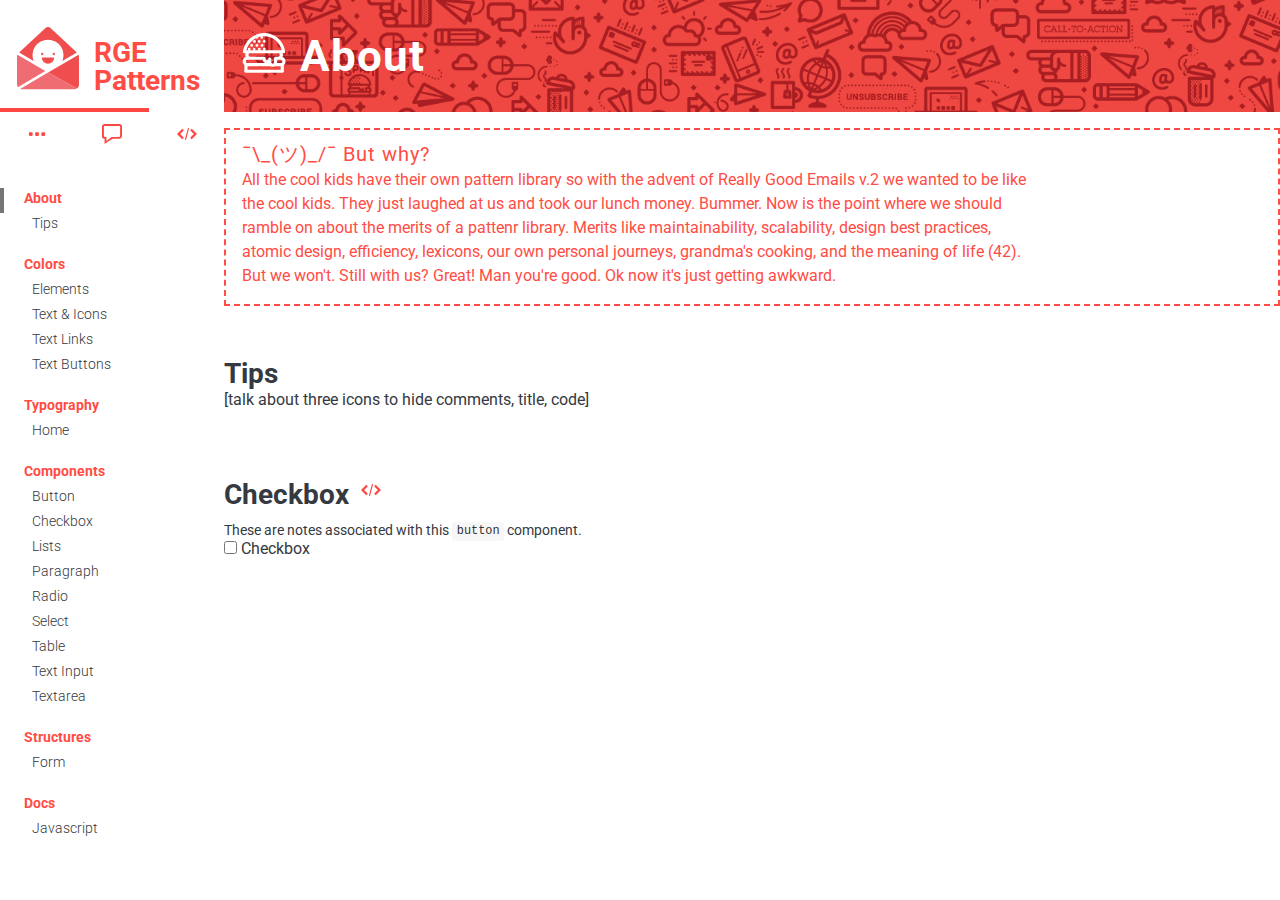
<file: index.html>
<!doctype html>
<html lang="">
<head>

	<meta charset="utf-8">
	<meta http-equiv="x-ua-compatible" content="ie=edge">
	<meta name="viewport" content="width=device-width, initial-scale=1">

	<title>Overview | Fabricator</title>

	<!-- reset styles -->
	<link rel="stylesheet" href=".//assets/toolkit/styles/reset.css">
	<!-- /reset styles -->

	<link rel="stylesheet" href=".//assets/fabricator/styles/f.css">

	<!-- toolkit styles -->
	<link rel="stylesheet" href=".//assets/toolkit/styles/toolkit.css">
	<!-- /toolkit styles -->

	<!-- custom fonts -->
	<link href="https://fonts.googleapis.com/css?family=Roboto:400,700" rel="stylesheet">
	<!-- /custom fonts -->

	<!-- favicons -->
	<link rel="icon" type="image/png" href=".//assets/toolkit/styles/favicon.ico">
	<link rel="shortcut icon" href="http://reallygoodemails.com/wp-content/uploads/2014/10/favicon-32x322.png?v=2">
	<link rel="apple-touch-icon" href="http://reallygoodemails.com/wp-content/uploads/2014/10/apple-touch-icon-144x1441.png?v=2">
	<link rel="apple-touch-icon" href="http://reallygoodemails.com/wp-content/uploads/2014/10/apple-touch-icon-114x1141.png?v=2">
	<link rel="apple-touch-icon" href="http://reallygoodemails.com/wp-content/uploads/2014/10/apple-touch-icon-72x72.png?v=2">
	<!-- /favicons -->

</head>
<body>

		<!-- fabricator icons -->
		<svg style="display: none;">
			<symbol id="f-icon-code" viewBox="0 0 512 512">
				<path d="M377.3 121.3l-40.5 40.4 94.4 94.3-94.4 94.3 40.5 40.4L512 256zM134.7 121.3L0 256l134.7 134.7 40.5-40.4L80.8 256l94.4-94.3zM281.8 103.8zM230.183 408.16l-29.233-7.97 80.85-296.484 29.234 7.972z"/>
			</symbol>
			<symbol id="f-icon-notes" viewBox="0 0 512 512">
				<path d="M443.8 0H68.2C30.6 0 0 30.5 0 68v264.2c0 16.6 8.9 29.5 25.9 37.5 15.3 7.2 33.1 8.4 40.1 8.5V512l201.6-134h176.1c37.6 0 68.2-30.3 68.2-67.8V68c.1-37.5-30.5-68-68.1-68zM114 438V330H68.2c-11.1 0-19.2-8.8-19.2-19.8V68c0-11 8.2-20 19.2-20h375.5c11.1 0 19.2 9 19.2 20v242.2c0 11-8.2 19.8-19.2 19.8H244.2L114 438z"/>
			</symbol>
			<symbol id="f-icon-labels" viewBox="0 0 512 512">
				<path d="M304 280c0 13.2-10.8 24-24 24h-48c-13.2 0-24-10.8-24-24v-48c0-13.2 10.8-24 24-24h48c13.2 0 24 10.8 24 24v48zM464 280c0 13.2-10.8 24-24 24h-48c-13.2 0-24-10.8-24-24v-48c0-13.2 10.8-24 24-24h48c13.2 0 24 10.8 24 24v48zM144 280c0 13.2-10.8 24-24 24H72c-13.2 0-24-10.8-24-24v-48c0-13.2 10.8-24 24-24h48c13.2 0 24 10.8 24 24v48z"/>
			</symbol>
			<symbol id="f-icon-rge" viewBox="0 0 512 512">
				<defs><style>.a{fill:#f04d4e;}.b{fill:#ef6c72;}</style></defs><title>RGE-EmailIcon-01</title><path class="a" d="M256,109.45317a123.84214,123.84214,0,0,1,114.43216,171.065l116.29959-68.326-10.601-9.89716L280.45468,19.61039a37.13673,37.13673,0,0,0-48.90936,0L35.86911,202.29494l-10.601,9.89716,116.29967,68.326A123.84211,123.84211,0,0,1,256,109.45317Z"></path><path class="b" d="M11.90771,229.22456A43.49518,43.49518,0,0,0,8,246.7128V468.44138A37.13214,37.13214,0,0,0,14.68783,489.394L234.824,360.126l-13.662-8.05746-52.04036-30.52725Z"></path><path class="a" d="M206.48439,252a49.51562,49.51562,0,1,0,99.03123,0H206.48439Z"></path><circle class="a" cx="209.57912" cy="223.95802" r="9.28418"></circle><circle class="a" cx="302.4209" cy="223.95802" r="9.28418"></circle><path class="a" d="M500.09229,229.22455L342.852,321.5412l-52.014,30.52728-13.74109,8.0575-20.56836,12.07635L486.27557,500.033a37.94771,37.94771,0,0,0,11.03656-10.53345A37.47059,37.47059,0,0,0,504,468.44135V246.71277A43.49643,43.49643,0,0,0,500.09229,229.22455Z"></path><path class="b" d="M256.01324,372.50488L33.13788,503.65112A37.149,37.149,0,0,0,45.55865,506H466.44135a37.18641,37.18641,0,0,0,12.42725-2.34888,37.93733,37.93733,0,0,0,7.407-3.61816l-229.747-127.83063Z"></path>
			</symbol>
			<symbol id="f-icon-MenuWhite" viewBox="0 0 512 512">
				<defs><style>.c{fill:#FFFFFF;}</style></defs><title>hamburger</title><path class="c" d="M486,345.97085a51.08633,51.08633,0,0,0-32.91821-47.6101A49.028,49.028,0,0,0,454.41257,259.83h11.1479a16.76157,16.76157,0,0,0,16.62665-18.92994C467.56143,128.37078,370.85415,43.52661,257.24042,43.52661c-113.57961,0-210.29849,84.84416-224.946,197.37348A16.76157,16.76157,0,0,0,48.92173,259.83H60.07987a49.10534,49.10534,0,0,0,1.34171,38.53072A50.70273,50.70273,0,0,0,46.83,384.84826v63.98811H80.374V397.09219H324.86556a46.84078,46.84078,0,0,0,46.32436,0h62.92849v51.74419h33.544V384.87079A50.7925,50.7925,0,0,0,486,345.97085ZM168.27081,99.01975a14.24326,14.24326,0,0,0,10.488,4.65161A14.41367,14.41367,0,0,0,193.17155,89.247c0-.391-0.20132-0.72613-0.23476-1.11786a192.48446,192.48446,0,0,1,28.412-7.60323,14.122,14.122,0,0,0-3.23142,8.72109,14.41823,14.41823,0,1,0,28.83645,0,14.12431,14.12431,0,0,0-6.13868-11.47207c5.43439-.45793,10.90222-0.70429,16.42533-0.70429,90.32291,0,168.11186,62.92849,188.26066,149.21536H266.633a14.17226,14.17226,0,0,0,7.20058-12.21048,14.407,14.407,0,1,0-28.81393,0,14.1837,14.1837,0,0,0,7.2115,12.21048H212.85082a14.18291,14.18291,0,0,0,7.21218-12.21048,14.40731,14.40731,0,1,0-28.81461,0,14.18643,14.18643,0,0,0,7.18966,12.21048H159.06859a14.17368,14.17368,0,0,0,7.20058-12.21048,14.407,14.407,0,1,0-28.81393,0,14.19643,14.19643,0,0,0,7.20058,12.21048H105.28636a14.20709,14.20709,0,0,0,7.21218-12.21048,14.41277,14.41277,0,0,0-28.82553,0A14.19643,14.19643,0,0,0,90.8736,226.286H68.99136C82.029,170.49121,119.2296,124.59134,168.27081,99.01975Zm-88.657,264.52841a17.57152,17.57152,0,0,1,0-35.143h27.24906c0.27981,0.01092.57053,0.0894,0.86126,0.0894H241.13926a46.74523,46.74523,0,0,0,27.97588,35.05362H79.61377Zm282.95538-51.82563V355.33a14.34589,14.34589,0,0,1-28.69177,0V320.62311a16.772,16.772,0,0,0-33.544,0l-0.04436,1.03938a13.15925,13.15925,0,0,1-26.27656-1.03938v-8.90058a16.77765,16.77765,0,0,0-16.772-16.772H108.58467c-0.2682-.01092-0.548-0.02252-0.80461-0.02252a17.54912,17.54912,0,0,1,.10032-35.098H406.14253c0.1904,0.01092.36921,0.01092,0.53709,0.01092a17.55484,17.55484,0,0,1-.06688,35.10958H379.34116A16.77809,16.77809,0,0,0,362.56915,311.72253Zm72.32043,51.82563H395.28536a47.4079,47.4079,0,0,0,.82782-8.21812V328.49455h10.67769c0.14536,0,.29073-0.01092.45861-0.01092,0.23476,0,.44769-0.06756.68246-0.07848h26.95765A17.57151,17.57151,0,0,1,434.88958,363.54816Z"/><path class="c" d="M451.0134,467.46831H63.479a16.77247,16.77247,0,0,1,0-33.544H451.0134A16.77247,16.77247,0,0,1,451.0134,467.46831Z"/><circle class="c" cx="124.26663" cy="175.71535" r="14.79852"/><circle class="c" cx="180.38558" cy="175.71535" r="14.79852"/><circle class="c" cx="235.25058" cy="175.71535" r="14.79852"/><circle class="c" cx="258.54504" cy="132.04818" r="14.79852"/><circle class="c" cx="203.68005" cy="132.04818" r="14.79852"/><circle class="c" cx="154.18585" cy="132.04818" r="14.79852"/>
			</symbol>
			<symbol id="f-icon-menu" viewBox="0 0 512 512">
				<defs><style></style></defs><title>hamburger</title><path class="a" d="M486,345.97085a51.08633,51.08633,0,0,0-32.91821-47.6101A49.028,49.028,0,0,0,454.41257,259.83h11.1479a16.76157,16.76157,0,0,0,16.62665-18.92994C467.56143,128.37078,370.85415,43.52661,257.24042,43.52661c-113.57961,0-210.29849,84.84416-224.946,197.37348A16.76157,16.76157,0,0,0,48.92173,259.83H60.07987a49.10534,49.10534,0,0,0,1.34171,38.53072A50.70273,50.70273,0,0,0,46.83,384.84826v63.98811H80.374V397.09219H324.86556a46.84078,46.84078,0,0,0,46.32436,0h62.92849v51.74419h33.544V384.87079A50.7925,50.7925,0,0,0,486,345.97085ZM168.27081,99.01975a14.24326,14.24326,0,0,0,10.488,4.65161A14.41367,14.41367,0,0,0,193.17155,89.247c0-.391-0.20132-0.72613-0.23476-1.11786a192.48446,192.48446,0,0,1,28.412-7.60323,14.122,14.122,0,0,0-3.23142,8.72109,14.41823,14.41823,0,1,0,28.83645,0,14.12431,14.12431,0,0,0-6.13868-11.47207c5.43439-.45793,10.90222-0.70429,16.42533-0.70429,90.32291,0,168.11186,62.92849,188.26066,149.21536H266.633a14.17226,14.17226,0,0,0,7.20058-12.21048,14.407,14.407,0,1,0-28.81393,0,14.1837,14.1837,0,0,0,7.2115,12.21048H212.85082a14.18291,14.18291,0,0,0,7.21218-12.21048,14.40731,14.40731,0,1,0-28.81461,0,14.18643,14.18643,0,0,0,7.18966,12.21048H159.06859a14.17368,14.17368,0,0,0,7.20058-12.21048,14.407,14.407,0,1,0-28.81393,0,14.19643,14.19643,0,0,0,7.20058,12.21048H105.28636a14.20709,14.20709,0,0,0,7.21218-12.21048,14.41277,14.41277,0,0,0-28.82553,0A14.19643,14.19643,0,0,0,90.8736,226.286H68.99136C82.029,170.49121,119.2296,124.59134,168.27081,99.01975Zm-88.657,264.52841a17.57152,17.57152,0,0,1,0-35.143h27.24906c0.27981,0.01092.57053,0.0894,0.86126,0.0894H241.13926a46.74523,46.74523,0,0,0,27.97588,35.05362H79.61377Zm282.95538-51.82563V355.33a14.34589,14.34589,0,0,1-28.69177,0V320.62311a16.772,16.772,0,0,0-33.544,0l-0.04436,1.03938a13.15925,13.15925,0,0,1-26.27656-1.03938v-8.90058a16.77765,16.77765,0,0,0-16.772-16.772H108.58467c-0.2682-.01092-0.548-0.02252-0.80461-0.02252a17.54912,17.54912,0,0,1,.10032-35.098H406.14253c0.1904,0.01092.36921,0.01092,0.53709,0.01092a17.55484,17.55484,0,0,1-.06688,35.10958H379.34116A16.77809,16.77809,0,0,0,362.56915,311.72253Zm72.32043,51.82563H395.28536a47.4079,47.4079,0,0,0,.82782-8.21812V328.49455h10.67769c0.14536,0,.29073-0.01092.45861-0.01092,0.23476,0,.44769-0.06756.68246-0.07848h26.95765A17.57151,17.57151,0,0,1,434.88958,363.54816Z"/><path class="a" d="M451.0134,467.46831H63.479a16.77247,16.77247,0,0,1,0-33.544H451.0134A16.77247,16.77247,0,0,1,451.0134,467.46831Z"/><circle class="a" cx="124.26663" cy="175.71535" r="14.79852"/><circle class="a" cx="180.38558" cy="175.71535" r="14.79852"/><circle class="a" cx="235.25058" cy="175.71535" r="14.79852"/><circle class="a" cx="258.54504" cy="132.04818" r="14.79852"/><circle class="a" cx="203.68005" cy="132.04818" r="14.79852"/><circle class="a" cx="154.18585" cy="132.04818" r="14.79852"/>
			</symbol>
			<symbol id="f-icon-settings" viewBox="0 0 512 512">
				<path d="M256 377.3c-67.5 0-121.6-53.9-121.6-121.3s54-121.3 121.6-121.3S377.6 188.6 377.6 256 323.5 377.3 256 377.3zm0-215.6c-52.7 0-94.6 41.8-94.6 94.3s41.9 94.3 94.6 94.3 94.6-41.8 94.6-94.3-41.9-94.3-94.6-94.3zM293.2 512h-72.9L200 450c-13.5-4-27-9.4-39.2-16.2l-59.4 29.6L50 412.3 79.7 353c-6.8-12.1-12.2-25.6-16.2-39.1L0 292.4v-72.8l62.1-20.2c4.1-13.5 9.5-26.9 16.2-39.1L48.6 101 100 49.9l59.4 29.6c12.2-6.7 25.7-12.1 39.2-16.2L220.2 0h72.9l20.3 62c13.5 4 27 9.4 39.2 16.2L412 48.5l51.3 51.2-29.7 59.3c6.8 12.1 12.2 25.6 16.2 39.1l62.1 20.2V291l-62.1 20.2c-4.1 13.5-9.5 26.9-16.2 39.1l29.7 59.3-51.3 51.2-59.4-29.6c-12.2 6.7-25.7 12.1-39.2 16.2L293.2 512zm-54.1-26.9h35.1l18.9-57.9 6.8-1.3c16.2-4 31.1-10.8 45.9-18.9l6.8-4 54 26.9 24.3-24.3-27-53.9 4.1-6.7c8.1-13.5 14.9-29.6 18.9-45.8l1.4-6.7 58.1-18.9v-35l-58.1-18.9-1.4-6.7c-4.1-16.2-10.8-31-18.9-45.8l-4.1-6.7 27-53.9-24.3-24.3-54 26.9-6.8-4c-14.8-8.2-29.7-14.9-45.9-19l-6.8-1.3L274.2 27h-35.1l-18.9 57.9-6.8 1.3c-16.2 4-31.1 10.8-45.9 18.9l-6.8 4-54-26.9-24.3 24.3 27 53.9-4.1 6.7c-8.1 13.5-14.9 29.6-18.9 45.8l-1.4 6.7-58 18.9v35l58.1 18.9 1.4 6.7c4.1 16.2 10.8 31 18.9 45.8l4.1 6.7-27 53.9 24.3 24.3 54-26.9 6.8 4c14.9 8.1 29.7 14.8 45.9 18.9l6.8 1.3 18.8 58z"/>
			</symbol>
		</svg>
		<!-- /fabricator icons -->
		<!-- fabricator menu -->
		<div class="f-menu">
				<a href="http://reallygoodemails.github.io/RGE-patternlibrary/index.html" class="menu-Link">
					<div class="f-control-bar-alt">
						<div class="f-control f-menu-notoggle">
							<svg>
								<use xlink:href="#f-icon-rge" />
							</svg> 
						</div>
						<div class="f-control f-menu-notoggle">
							<h2 >RGE Patterns</h2>
						</div>
					</div>
				</a>

			<div class="f-controls">
				<div class="f-control f-global-control" data-f-toggle-control="labels" title="Toggle Labels">
					<svg>
						<use xlink:href="#f-icon-labels" />
					</svg>
				</div>
				<div class="f-control f-global-control" data-f-toggle-control="notes" title="Toggle Notes">
					<svg>
						<use xlink:href="#f-icon-notes" />
					</svg>
				</div>
				<div class="f-control f-global-control" data-f-toggle-control="code" title="Toggle Code">
					<svg>
						<use xlink:href="#f-icon-code" />
					</svg>
				</div>
			</div>
		
			<ul>
		
				<li>
					<a href="index.html" class="f-menu__heading">About</a>
					<ul>
						<li>
							<a href="index.html#about-Tips">Tips</a>
						</li>
					</ul>
				</li>

				<li>
					<a href="colors.html" class="f-menu__heading">Colors</a>
					<ul>
						<li>
							<a href="colors.html#color-Elements">Elements</a>
						</li>
						<li>
							<a href="colors.html#color-Icons">Text &amp; Icons</a>
						</li>
						<li>
							<a href="colors.html#color-TextLinks">Text Links</a>
						</li>
						<li>
							<a href="colors.html#color-TextButtons">Text Buttons</a>
						</li>
					</ul>
				</li>
				
				<li>
					<a href="typography.html" class="f-menu__heading">Typography</a>
					<ul>
						<li>
							<a href="pages/home.html" target="_blank">Home</a>
						</li>
					</ul>
				</li>
		
				<li>
					<a href="components.html" class="f-menu__heading">Components</a>
					<ul>
						<li>
							<a href="components.html#button">Button</a>
						</li>
						<li>
							<a href="components.html#checkbox">Checkbox</a>
						</li>
						<li>
							<a href="components.html#lists">Lists</a>
						</li>
						<li>
							<a href="components.html#paragraph">Paragraph</a>
						</li>
						<li>
							<a href="components.html#radio">Radio</a>
						</li>
						<li>
							<a href="components.html#select">Select</a>
						</li>
						<li>
							<a href="components.html#table">Table</a>
						</li>
						<li>
							<a href="components.html#text-input">Text Input</a>
						</li>
						<li>
							<a href="components.html#textarea">Textarea</a>
						</li>
					</ul>
				</li>
				<li>
					<a href="structures.html" class="f-menu__heading">Structures</a>
					<ul>
						<li>
							<a href="structures.html#form">Form</a>
						</li>
					</ul>
				</li>
		
				<li>
					<a href="docs.html" class="f-menu__heading">Docs</a>
					<ul>
						<li>
							<a href="docs.html#javascript">Javascript</a>
						</li>
					</ul>
				</li>
		
			</ul>
		
		
		</div>
		<!-- /fabricator menu -->
		<div class="f-container">

		<div class="banner-Image">
			<div class="f-control f-menu-toggle icon-Menu">
				<svg>
					<use xlink:href="#f-icon-MenuWhite" />
				</svg> 
			</div>
			<h1>About</h1>
		</div>

<!-- 			<div class="f-control-bar">
				<div class="f-control f-menu-toggle icon-Menu">
					<svg>
						<use xlink:href="#f-icon-menu" />
					</svg> 
				</div>
			</div>



<h1 class="headers-PatternLibrary">About this Pattern Library</h1> -->
<div class="row-RedOutline">
<h3>¯\_(ツ)_/¯ But why?</h3>
<p>All the cool kids have their own pattern library so with the advent of Really Good Emails v.2 we wanted to be like the cool kids. They just laughed at us and took our lunch money. Bummer. Now is the point where we should ramble on about the merits of a pattenr library. Merits like maintainability, scalability, design best practices, atomic design, efficiency, lexicons, our own personal journeys, grandma's cooking, and the meaning of life (42). But we won't. Still with us? Great! Man you're good. Ok now it's just getting awkward.</p></div>

<div class="f-item-group">
<h2  id="about-Tips">Tips</h2>

<p>[talk about three icons to hide comments, title, code]</p>
</div>

<div class="f-item-group" id="checkbox">

	<div class="f-item-heading-group" data-f-toggle="labels">
		<h2 class="f-item-heading">Checkbox</h2>
		<div class="f-item-controls">
			<span class="f-control f-icon" data-f-toggle-control="code" title="Toggle Code">
				<svg>
					<use xlink:href="#f-icon-code" />
				</svg>
			</span>
		</div>
	</div>
	<div class="f-item-notes" data-f-toggle="notes">
		<p>These are notes associated with this <code>button</code> component.</p>

	</div>
	<div class="f-item-preview">
	<label>
	<input type="checkbox" /> Checkbox
</label>

</div>
<div class="f-item-code f-item-hidden" data-f-toggle="code">
	<pre><code class="language-markup">&lt;label&gt;
	&lt;input type=&quot;checkbox&quot; /&gt; Checkbox
&lt;/label&gt;</code></pre>
</div>


</div>

<!-- <pre class="language-markup"><code class="language-markup">&lt;link rel=&quot;stylesheet&quot; href=&quot;assets/toolkit/styles/toolkit.css&quot;&gt;</code></pre>

<pre class="language-markup"><code class="language-markup">&lt;script src=&quot;assets/toolkit/scripts/toolkit.js&quot;&gt;&lt;/script&gt;</code></pre> -->


		</div>
	<script src=".//assets/fabricator/scripts/f.js"></script>

	<!-- toolkit scripts -->
	<script src=".//assets/toolkit/scripts/toolkit.js"></script>
	<!-- /toolkit scripts -->

</body>
</html>
</file>
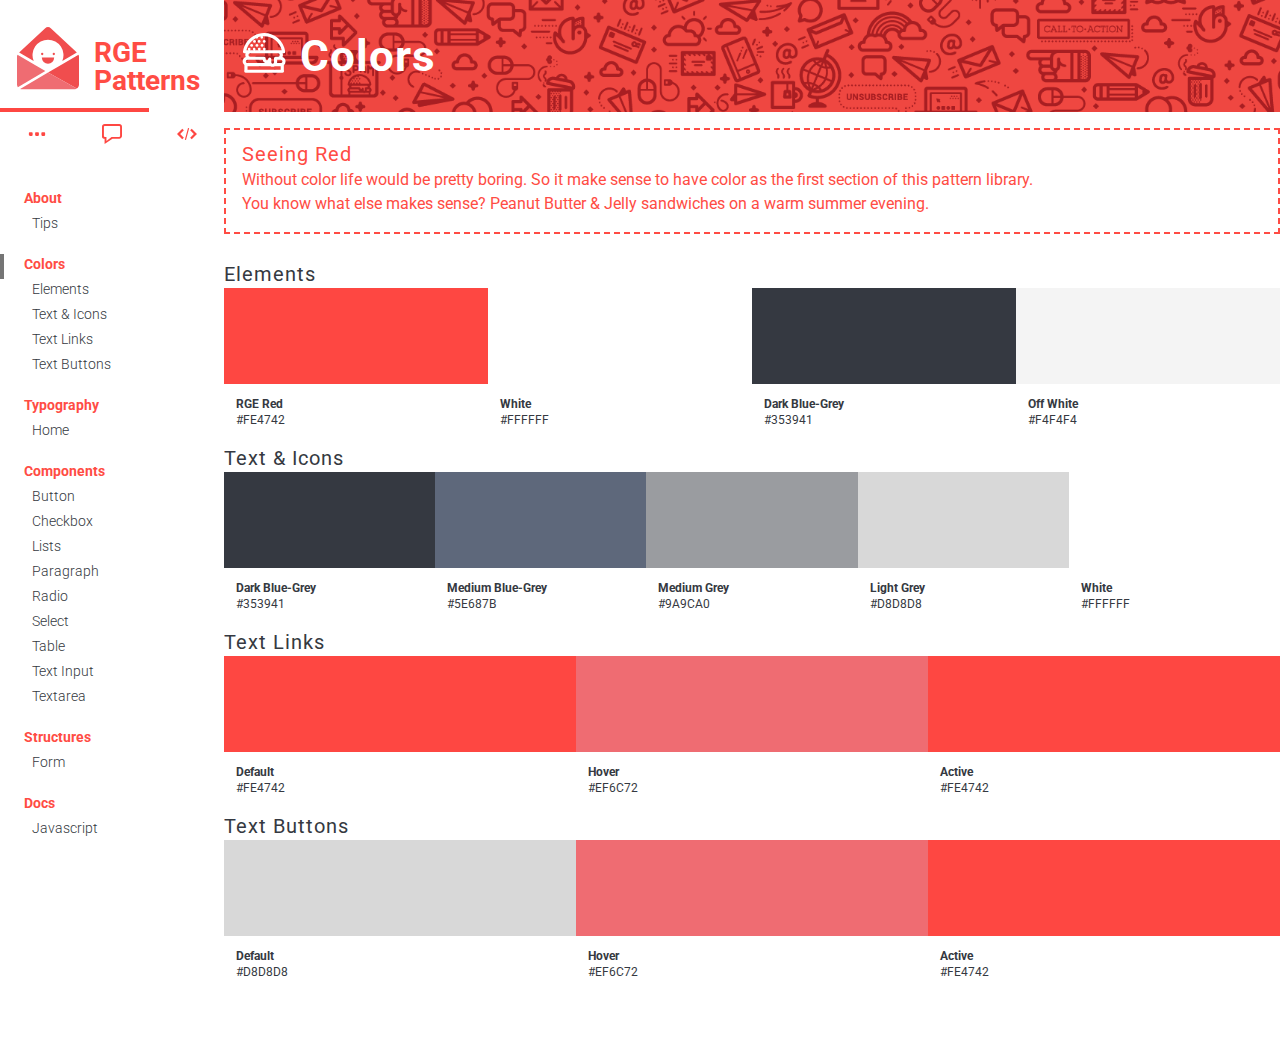
<file: colors.html>
<!doctype html>
<html lang="">
<head>

	<meta charset="utf-8">
	<meta http-equiv="x-ua-compatible" content="ie=edge">
	<meta name="viewport" content="width=device-width, initial-scale=1">

	<title></title>

	<link rel="stylesheet" href=".//assets/fabricator/styles/f.css">

	<!-- toolkit styles -->
	<link rel="stylesheet" href=".//assets/toolkit/styles/toolkit.css">
	<!-- /toolkit styles -->

	<!-- custom fonts -->
	<link href="https://fonts.googleapis.com/css?family=Roboto:400,700" rel="stylesheet">
	<!-- /custom fonts -->

	<!-- favicons -->
	<link rel="icon" type="image/png" href=".//assets/toolkit/styles/favicon.ico">
	<link rel="shortcut icon" href="http://reallygoodemails.com/wp-content/uploads/2014/10/favicon-32x322.png?v=2">
	<link rel="apple-touch-icon" href="http://reallygoodemails.com/wp-content/uploads/2014/10/apple-touch-icon-144x1441.png?v=2">
	<link rel="apple-touch-icon" href="http://reallygoodemails.com/wp-content/uploads/2014/10/apple-touch-icon-114x1141.png?v=2">
	<link rel="apple-touch-icon" href="http://reallygoodemails.com/wp-content/uploads/2014/10/apple-touch-icon-72x72.png?v=2">
	<!-- /favicons -->

</head>
<body>

		<!-- fabricator icons -->
		<svg style="display: none;">
			<symbol id="f-icon-code" viewBox="0 0 512 512">
				<path d="M377.3 121.3l-40.5 40.4 94.4 94.3-94.4 94.3 40.5 40.4L512 256zM134.7 121.3L0 256l134.7 134.7 40.5-40.4L80.8 256l94.4-94.3zM281.8 103.8zM230.183 408.16l-29.233-7.97 80.85-296.484 29.234 7.972z"/>
			</symbol>
			<symbol id="f-icon-notes" viewBox="0 0 512 512">
				<path d="M443.8 0H68.2C30.6 0 0 30.5 0 68v264.2c0 16.6 8.9 29.5 25.9 37.5 15.3 7.2 33.1 8.4 40.1 8.5V512l201.6-134h176.1c37.6 0 68.2-30.3 68.2-67.8V68c.1-37.5-30.5-68-68.1-68zM114 438V330H68.2c-11.1 0-19.2-8.8-19.2-19.8V68c0-11 8.2-20 19.2-20h375.5c11.1 0 19.2 9 19.2 20v242.2c0 11-8.2 19.8-19.2 19.8H244.2L114 438z"/>
			</symbol>
			<symbol id="f-icon-labels" viewBox="0 0 512 512">
				<path d="M304 280c0 13.2-10.8 24-24 24h-48c-13.2 0-24-10.8-24-24v-48c0-13.2 10.8-24 24-24h48c13.2 0 24 10.8 24 24v48zM464 280c0 13.2-10.8 24-24 24h-48c-13.2 0-24-10.8-24-24v-48c0-13.2 10.8-24 24-24h48c13.2 0 24 10.8 24 24v48zM144 280c0 13.2-10.8 24-24 24H72c-13.2 0-24-10.8-24-24v-48c0-13.2 10.8-24 24-24h48c13.2 0 24 10.8 24 24v48z"/>
			</symbol>
			<symbol id="f-icon-rge" viewBox="0 0 512 512">
				<defs><style>.a{fill:#f04d4e;}.b{fill:#ef6c72;}</style></defs><title>RGE-EmailIcon-01</title><path class="a" d="M256,109.45317a123.84214,123.84214,0,0,1,114.43216,171.065l116.29959-68.326-10.601-9.89716L280.45468,19.61039a37.13673,37.13673,0,0,0-48.90936,0L35.86911,202.29494l-10.601,9.89716,116.29967,68.326A123.84211,123.84211,0,0,1,256,109.45317Z"></path><path class="b" d="M11.90771,229.22456A43.49518,43.49518,0,0,0,8,246.7128V468.44138A37.13214,37.13214,0,0,0,14.68783,489.394L234.824,360.126l-13.662-8.05746-52.04036-30.52725Z"></path><path class="a" d="M206.48439,252a49.51562,49.51562,0,1,0,99.03123,0H206.48439Z"></path><circle class="a" cx="209.57912" cy="223.95802" r="9.28418"></circle><circle class="a" cx="302.4209" cy="223.95802" r="9.28418"></circle><path class="a" d="M500.09229,229.22455L342.852,321.5412l-52.014,30.52728-13.74109,8.0575-20.56836,12.07635L486.27557,500.033a37.94771,37.94771,0,0,0,11.03656-10.53345A37.47059,37.47059,0,0,0,504,468.44135V246.71277A43.49643,43.49643,0,0,0,500.09229,229.22455Z"></path><path class="b" d="M256.01324,372.50488L33.13788,503.65112A37.149,37.149,0,0,0,45.55865,506H466.44135a37.18641,37.18641,0,0,0,12.42725-2.34888,37.93733,37.93733,0,0,0,7.407-3.61816l-229.747-127.83063Z"></path>
			</symbol>
			<symbol id="f-icon-MenuWhite" viewBox="0 0 512 512">
				<defs><style>.c{fill:#FFFFFF;}</style></defs><title>hamburger</title><path class="c" d="M486,345.97085a51.08633,51.08633,0,0,0-32.91821-47.6101A49.028,49.028,0,0,0,454.41257,259.83h11.1479a16.76157,16.76157,0,0,0,16.62665-18.92994C467.56143,128.37078,370.85415,43.52661,257.24042,43.52661c-113.57961,0-210.29849,84.84416-224.946,197.37348A16.76157,16.76157,0,0,0,48.92173,259.83H60.07987a49.10534,49.10534,0,0,0,1.34171,38.53072A50.70273,50.70273,0,0,0,46.83,384.84826v63.98811H80.374V397.09219H324.86556a46.84078,46.84078,0,0,0,46.32436,0h62.92849v51.74419h33.544V384.87079A50.7925,50.7925,0,0,0,486,345.97085ZM168.27081,99.01975a14.24326,14.24326,0,0,0,10.488,4.65161A14.41367,14.41367,0,0,0,193.17155,89.247c0-.391-0.20132-0.72613-0.23476-1.11786a192.48446,192.48446,0,0,1,28.412-7.60323,14.122,14.122,0,0,0-3.23142,8.72109,14.41823,14.41823,0,1,0,28.83645,0,14.12431,14.12431,0,0,0-6.13868-11.47207c5.43439-.45793,10.90222-0.70429,16.42533-0.70429,90.32291,0,168.11186,62.92849,188.26066,149.21536H266.633a14.17226,14.17226,0,0,0,7.20058-12.21048,14.407,14.407,0,1,0-28.81393,0,14.1837,14.1837,0,0,0,7.2115,12.21048H212.85082a14.18291,14.18291,0,0,0,7.21218-12.21048,14.40731,14.40731,0,1,0-28.81461,0,14.18643,14.18643,0,0,0,7.18966,12.21048H159.06859a14.17368,14.17368,0,0,0,7.20058-12.21048,14.407,14.407,0,1,0-28.81393,0,14.19643,14.19643,0,0,0,7.20058,12.21048H105.28636a14.20709,14.20709,0,0,0,7.21218-12.21048,14.41277,14.41277,0,0,0-28.82553,0A14.19643,14.19643,0,0,0,90.8736,226.286H68.99136C82.029,170.49121,119.2296,124.59134,168.27081,99.01975Zm-88.657,264.52841a17.57152,17.57152,0,0,1,0-35.143h27.24906c0.27981,0.01092.57053,0.0894,0.86126,0.0894H241.13926a46.74523,46.74523,0,0,0,27.97588,35.05362H79.61377Zm282.95538-51.82563V355.33a14.34589,14.34589,0,0,1-28.69177,0V320.62311a16.772,16.772,0,0,0-33.544,0l-0.04436,1.03938a13.15925,13.15925,0,0,1-26.27656-1.03938v-8.90058a16.77765,16.77765,0,0,0-16.772-16.772H108.58467c-0.2682-.01092-0.548-0.02252-0.80461-0.02252a17.54912,17.54912,0,0,1,.10032-35.098H406.14253c0.1904,0.01092.36921,0.01092,0.53709,0.01092a17.55484,17.55484,0,0,1-.06688,35.10958H379.34116A16.77809,16.77809,0,0,0,362.56915,311.72253Zm72.32043,51.82563H395.28536a47.4079,47.4079,0,0,0,.82782-8.21812V328.49455h10.67769c0.14536,0,.29073-0.01092.45861-0.01092,0.23476,0,.44769-0.06756.68246-0.07848h26.95765A17.57151,17.57151,0,0,1,434.88958,363.54816Z"/><path class="c" d="M451.0134,467.46831H63.479a16.77247,16.77247,0,0,1,0-33.544H451.0134A16.77247,16.77247,0,0,1,451.0134,467.46831Z"/><circle class="c" cx="124.26663" cy="175.71535" r="14.79852"/><circle class="c" cx="180.38558" cy="175.71535" r="14.79852"/><circle class="c" cx="235.25058" cy="175.71535" r="14.79852"/><circle class="c" cx="258.54504" cy="132.04818" r="14.79852"/><circle class="c" cx="203.68005" cy="132.04818" r="14.79852"/><circle class="c" cx="154.18585" cy="132.04818" r="14.79852"/>
			</symbol>
			<symbol id="f-icon-menu" viewBox="0 0 512 512">
				<defs><style></style></defs><title>hamburger</title><path class="a" d="M486,345.97085a51.08633,51.08633,0,0,0-32.91821-47.6101A49.028,49.028,0,0,0,454.41257,259.83h11.1479a16.76157,16.76157,0,0,0,16.62665-18.92994C467.56143,128.37078,370.85415,43.52661,257.24042,43.52661c-113.57961,0-210.29849,84.84416-224.946,197.37348A16.76157,16.76157,0,0,0,48.92173,259.83H60.07987a49.10534,49.10534,0,0,0,1.34171,38.53072A50.70273,50.70273,0,0,0,46.83,384.84826v63.98811H80.374V397.09219H324.86556a46.84078,46.84078,0,0,0,46.32436,0h62.92849v51.74419h33.544V384.87079A50.7925,50.7925,0,0,0,486,345.97085ZM168.27081,99.01975a14.24326,14.24326,0,0,0,10.488,4.65161A14.41367,14.41367,0,0,0,193.17155,89.247c0-.391-0.20132-0.72613-0.23476-1.11786a192.48446,192.48446,0,0,1,28.412-7.60323,14.122,14.122,0,0,0-3.23142,8.72109,14.41823,14.41823,0,1,0,28.83645,0,14.12431,14.12431,0,0,0-6.13868-11.47207c5.43439-.45793,10.90222-0.70429,16.42533-0.70429,90.32291,0,168.11186,62.92849,188.26066,149.21536H266.633a14.17226,14.17226,0,0,0,7.20058-12.21048,14.407,14.407,0,1,0-28.81393,0,14.1837,14.1837,0,0,0,7.2115,12.21048H212.85082a14.18291,14.18291,0,0,0,7.21218-12.21048,14.40731,14.40731,0,1,0-28.81461,0,14.18643,14.18643,0,0,0,7.18966,12.21048H159.06859a14.17368,14.17368,0,0,0,7.20058-12.21048,14.407,14.407,0,1,0-28.81393,0,14.19643,14.19643,0,0,0,7.20058,12.21048H105.28636a14.20709,14.20709,0,0,0,7.21218-12.21048,14.41277,14.41277,0,0,0-28.82553,0A14.19643,14.19643,0,0,0,90.8736,226.286H68.99136C82.029,170.49121,119.2296,124.59134,168.27081,99.01975Zm-88.657,264.52841a17.57152,17.57152,0,0,1,0-35.143h27.24906c0.27981,0.01092.57053,0.0894,0.86126,0.0894H241.13926a46.74523,46.74523,0,0,0,27.97588,35.05362H79.61377Zm282.95538-51.82563V355.33a14.34589,14.34589,0,0,1-28.69177,0V320.62311a16.772,16.772,0,0,0-33.544,0l-0.04436,1.03938a13.15925,13.15925,0,0,1-26.27656-1.03938v-8.90058a16.77765,16.77765,0,0,0-16.772-16.772H108.58467c-0.2682-.01092-0.548-0.02252-0.80461-0.02252a17.54912,17.54912,0,0,1,.10032-35.098H406.14253c0.1904,0.01092.36921,0.01092,0.53709,0.01092a17.55484,17.55484,0,0,1-.06688,35.10958H379.34116A16.77809,16.77809,0,0,0,362.56915,311.72253Zm72.32043,51.82563H395.28536a47.4079,47.4079,0,0,0,.82782-8.21812V328.49455h10.67769c0.14536,0,.29073-0.01092.45861-0.01092,0.23476,0,.44769-0.06756.68246-0.07848h26.95765A17.57151,17.57151,0,0,1,434.88958,363.54816Z"/><path class="a" d="M451.0134,467.46831H63.479a16.77247,16.77247,0,0,1,0-33.544H451.0134A16.77247,16.77247,0,0,1,451.0134,467.46831Z"/><circle class="a" cx="124.26663" cy="175.71535" r="14.79852"/><circle class="a" cx="180.38558" cy="175.71535" r="14.79852"/><circle class="a" cx="235.25058" cy="175.71535" r="14.79852"/><circle class="a" cx="258.54504" cy="132.04818" r="14.79852"/><circle class="a" cx="203.68005" cy="132.04818" r="14.79852"/><circle class="a" cx="154.18585" cy="132.04818" r="14.79852"/>
			</symbol>
			<symbol id="f-icon-settings" viewBox="0 0 512 512">
				<path d="M256 377.3c-67.5 0-121.6-53.9-121.6-121.3s54-121.3 121.6-121.3S377.6 188.6 377.6 256 323.5 377.3 256 377.3zm0-215.6c-52.7 0-94.6 41.8-94.6 94.3s41.9 94.3 94.6 94.3 94.6-41.8 94.6-94.3-41.9-94.3-94.6-94.3zM293.2 512h-72.9L200 450c-13.5-4-27-9.4-39.2-16.2l-59.4 29.6L50 412.3 79.7 353c-6.8-12.1-12.2-25.6-16.2-39.1L0 292.4v-72.8l62.1-20.2c4.1-13.5 9.5-26.9 16.2-39.1L48.6 101 100 49.9l59.4 29.6c12.2-6.7 25.7-12.1 39.2-16.2L220.2 0h72.9l20.3 62c13.5 4 27 9.4 39.2 16.2L412 48.5l51.3 51.2-29.7 59.3c6.8 12.1 12.2 25.6 16.2 39.1l62.1 20.2V291l-62.1 20.2c-4.1 13.5-9.5 26.9-16.2 39.1l29.7 59.3-51.3 51.2-59.4-29.6c-12.2 6.7-25.7 12.1-39.2 16.2L293.2 512zm-54.1-26.9h35.1l18.9-57.9 6.8-1.3c16.2-4 31.1-10.8 45.9-18.9l6.8-4 54 26.9 24.3-24.3-27-53.9 4.1-6.7c8.1-13.5 14.9-29.6 18.9-45.8l1.4-6.7 58.1-18.9v-35l-58.1-18.9-1.4-6.7c-4.1-16.2-10.8-31-18.9-45.8l-4.1-6.7 27-53.9-24.3-24.3-54 26.9-6.8-4c-14.8-8.2-29.7-14.9-45.9-19l-6.8-1.3L274.2 27h-35.1l-18.9 57.9-6.8 1.3c-16.2 4-31.1 10.8-45.9 18.9l-6.8 4-54-26.9-24.3 24.3 27 53.9-4.1 6.7c-8.1 13.5-14.9 29.6-18.9 45.8l-1.4 6.7-58 18.9v35l58.1 18.9 1.4 6.7c4.1 16.2 10.8 31 18.9 45.8l4.1 6.7-27 53.9 24.3 24.3 54-26.9 6.8 4c14.9 8.1 29.7 14.8 45.9 18.9l6.8 1.3 18.8 58z"/>
			</symbol>
		</svg>
		<!-- /fabricator icons -->
		<!-- fabricator menu -->
		<div class="f-menu">
				<a href="http://reallygoodemails.github.io/RGE-patternlibrary/index.html" class="menu-Link">
					<div class="f-control-bar-alt">
						<div class="f-control f-menu-notoggle">
							<svg>
								<use xlink:href="#f-icon-rge" />
							</svg> 
						</div>
						<div class="f-control f-menu-notoggle">
							<h2 >RGE Patterns</h2>
						</div>
					</div>
				</a>
		
			<div class="f-controls">
				<div class="f-control f-global-control" data-f-toggle-control="labels" title="Toggle Labels">
					<svg>
						<use xlink:href="#f-icon-labels" />
					</svg>
				</div>
				<div class="f-control f-global-control" data-f-toggle-control="notes" title="Toggle Notes">
					<svg>
						<use xlink:href="#f-icon-notes" />
					</svg>
				</div>
				<div class="f-control f-global-control" data-f-toggle-control="code" title="Toggle Code">
					<svg>
						<use xlink:href="#f-icon-code" />
					</svg>
				</div>
			</div>
		
			<ul>
		
				<li>
					<a href="index.html" class="f-menu__heading">About</a>
					<ul>
						<li>
							<a href="index.html#about-Tips">Tips</a>
						</li>
					</ul>
				</li>

				<li>
					<a href="colors.html" class="f-menu__heading">Colors</a>
					<ul>
						<li>
							<a href="colors.html#color-Elements">Elements</a>
						</li>
						<li>
							<a href="colors.html#color-Icons">Text &amp; Icons</a>
						</li>
						<li>
							<a href="colors.html#color-TextLinks">Text Links</a>
						</li>
						<li>
							<a href="colors.html#color-TextButtons">Text Buttons</a>
						</li>
					</ul>
				</li>
				
				<li>
					<a href="typography.html" class="f-menu__heading">Typography</a>
					<ul>
						<li>
							<a href="pages/home.html" target="_blank">Home</a>
						</li>
					</ul>
				</li>
		
				<li>
					<a href="components.html" class="f-menu__heading">Components</a>
					<ul>
						<li>
							<a href="components.html#button">Button</a>
						</li>
						<li>
							<a href="components.html#checkbox">Checkbox</a>
						</li>
						<li>
							<a href="components.html#lists">Lists</a>
						</li>
						<li>
							<a href="components.html#paragraph">Paragraph</a>
						</li>
						<li>
							<a href="components.html#radio">Radio</a>
						</li>
						<li>
							<a href="components.html#select">Select</a>
						</li>
						<li>
							<a href="components.html#table">Table</a>
						</li>
						<li>
							<a href="components.html#text-input">Text Input</a>
						</li>
						<li>
							<a href="components.html#textarea">Textarea</a>
						</li>
					</ul>
				</li>
				<li>
					<a href="structures.html" class="f-menu__heading">Structures</a>
					<ul>
						<li>
							<a href="structures.html#form">Form</a>
						</li>
					</ul>
				</li>
		
				<li>
					<a href="docs.html" class="f-menu__heading">Docs</a>
					<ul>
						<li>
							<a href="docs.html#javascript">Javascript</a>
						</li>
					</ul>
				</li>
		
			</ul>
		
		
		</div>
		<!-- /fabricator menu -->
		<div class="f-container">

			<div class="banner-Image">
				<div class="f-control f-menu-toggle icon-Menu">
					<svg>
						<use xlink:href="#f-icon-MenuWhite" />
					</svg> 
				</div>
				<h1>Colors</h1>
			</div>



<!-- 			<div class="f-control-bar">
				<div class="f-control f-menu-toggle icon-Menu">
					<svg>
						<use xlink:href="#f-icon-menu" />
					</svg> 
				</div>
			</div> -->


<div class="row-RedOutline">
<h3>Seeing Red</h3>
<p class="text-RGERed">Without color life would be pretty boring. So it make sense to have color as the first section of this pattern library. You know what else makes sense? Peanut Butter &amp; Jelly sandwiches on a warm summer evening.</p>
</div>

<h3 id="color-Elements">Elements</h3>
	<div class="f-color-chips">
		<div class="f-color-chip">
			<div class="f-color-chip__name">RGE Red</div>
			<div class="f-color-chip__color">#FE4742</div>
		</div>
		<div class="f-color-chip">
			<div class="f-color-chip__name">White</div>
			<div class="f-color-chip__color">#FFFFFF</div>
		</div>
		<div class="f-color-chip">
			<div class="f-color-chip__name">Dark Blue-Grey</div>
			<div class="f-color-chip__color">#353941</div>
		</div>
		<div class="f-color-chip">
			<div class="f-color-chip__name">Off White</div>
			<div class="f-color-chip__color">#F4F4F4</div>
		</div>
	</div>
<h3 id="color-Icons"> Text &amp; Icons</h3>
	<div class="f-color-chips">
		<div class="f-color-chip">
			<div class="f-color-chip__name">Dark Blue-Grey</div>
			<div class="f-color-chip__color">#353941</div>
		</div>
		<div class="f-color-chip">
			<div class="f-color-chip__name">Medium Blue-Grey</div>
			<div class="f-color-chip__color">#5E687B</div>
		</div>
		<div class="f-color-chip">
			<div class="f-color-chip__name">Medium Grey</div>
			<div class="f-color-chip__color">#9A9CA0</div>
		</div>
		<div class="f-color-chip">
			<div class="f-color-chip__name">Light Grey</div>
			<div class="f-color-chip__color">#D8D8D8</div>
		</div>
		<div class="f-color-chip">
			<div class="f-color-chip__name">White</div>
			<div class="f-color-chip__color">#FFFFFF</div>
		</div>
	</div>
<h3 id="color-TextLinks">Text Links</h3>
		<div class="f-color-chips">
			<div class="f-color-chip">
				<div class="f-color-chip__name">Default</div>
				<div class="f-color-chip__color">#FE4742</div>
			</div>
			<div class="f-color-chip">
				<div class="f-color-chip__name">Hover</div>
				<div class="f-color-chip__color">#EF6C72</div>
			</div>
			<div class="f-color-chip">
				<div class="f-color-chip__name">Active</div>
				<div class="f-color-chip__color">#FE4742</div>
			</div>
		</div>

<h3 id="color-TextButtons">Text Buttons</h3>
		<div class="f-color-chips">
			<div class="f-color-chip">
			<div class="f-color-chip__name">Default</div>
			<div class="f-color-chip__color">#D8D8D8</div>
			</div>
			<div class="f-color-chip">
				<div class="f-color-chip__name">Hover</div>
				<div class="f-color-chip__color">#EF6C72</div>
			</div>
			<div class="f-color-chip">
				<div class="f-color-chip__name">Active</div>
				<div class="f-color-chip__color">#FE4742</div>
			</div>
		</div>




		</div>
	<script src=".//assets/fabricator/scripts/f.js"></script>

	<!-- toolkit scripts -->
	<script src=".//assets/toolkit/scripts/toolkit.js"></script>
	<!-- /toolkit scripts -->

</body>
</html>
</file>
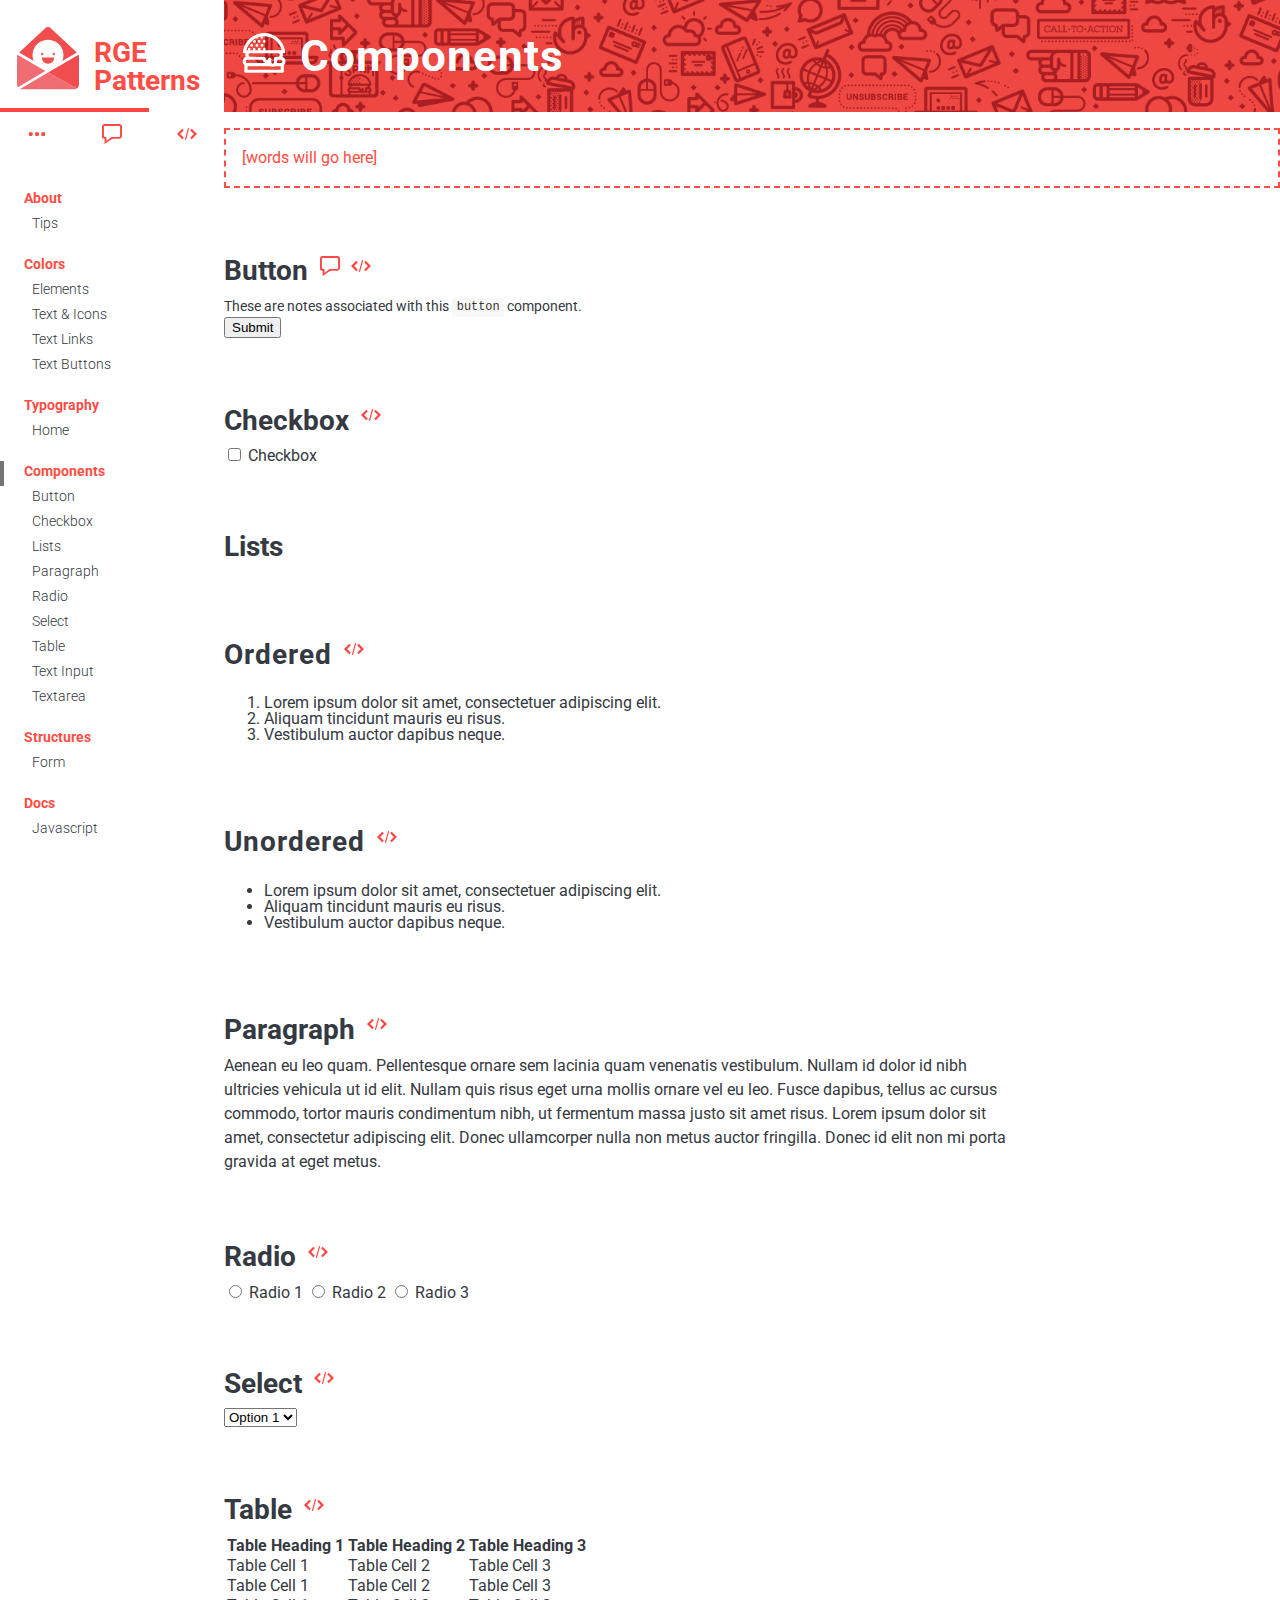
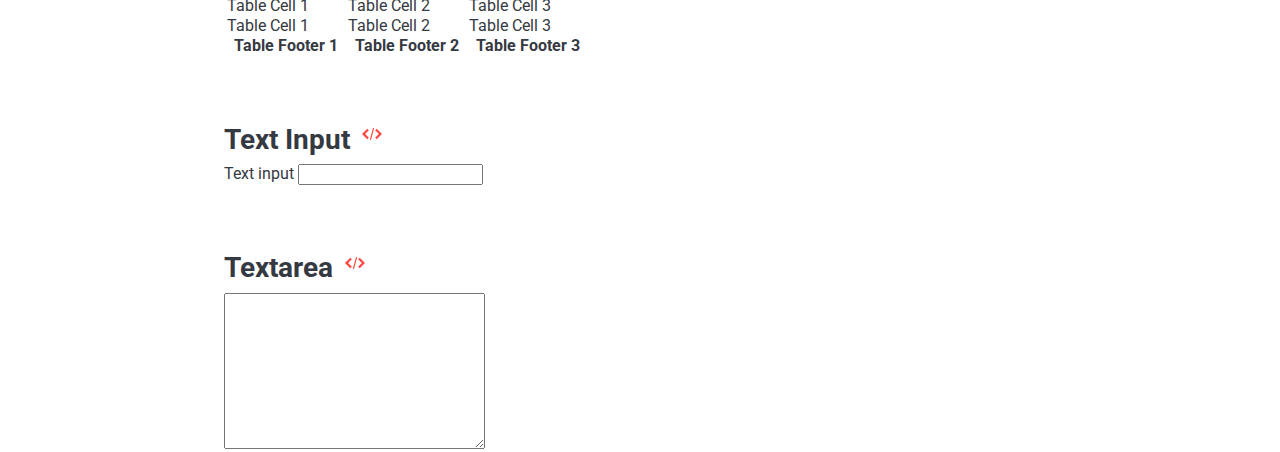
<file: components.html>
<!doctype html>
<html lang="">
<head>

	<meta charset="utf-8">
	<meta http-equiv="x-ua-compatible" content="ie=edge">
	<meta name="viewport" content="width=device-width, initial-scale=1">

	<title></title>

	<link rel="stylesheet" href=".//assets/fabricator/styles/f.css">

	<!-- toolkit styles -->
	<link rel="stylesheet" href=".//assets/toolkit/styles/toolkit.css">
	<!-- /toolkit styles -->

	<!-- custom fonts -->
	<link href="https://fonts.googleapis.com/css?family=Roboto:400,700" rel="stylesheet">
	<!-- /custom fonts -->

	<!-- favicons -->
	<link rel="icon" type="image/png" href=".//assets/toolkit/styles/favicon.ico">
	<link rel="shortcut icon" href="http://reallygoodemails.com/wp-content/uploads/2014/10/favicon-32x322.png?v=2">
	<link rel="apple-touch-icon" href="http://reallygoodemails.com/wp-content/uploads/2014/10/apple-touch-icon-144x1441.png?v=2">
	<link rel="apple-touch-icon" href="http://reallygoodemails.com/wp-content/uploads/2014/10/apple-touch-icon-114x1141.png?v=2">
	<link rel="apple-touch-icon" href="http://reallygoodemails.com/wp-content/uploads/2014/10/apple-touch-icon-72x72.png?v=2">
	<!-- /favicons -->

</head>
<body>

		<!-- fabricator icons -->
		<svg style="display: none;">
			<symbol id="f-icon-code" viewBox="0 0 512 512">
				<path d="M377.3 121.3l-40.5 40.4 94.4 94.3-94.4 94.3 40.5 40.4L512 256zM134.7 121.3L0 256l134.7 134.7 40.5-40.4L80.8 256l94.4-94.3zM281.8 103.8zM230.183 408.16l-29.233-7.97 80.85-296.484 29.234 7.972z"/>
			</symbol>
			<symbol id="f-icon-notes" viewBox="0 0 512 512">
				<path d="M443.8 0H68.2C30.6 0 0 30.5 0 68v264.2c0 16.6 8.9 29.5 25.9 37.5 15.3 7.2 33.1 8.4 40.1 8.5V512l201.6-134h176.1c37.6 0 68.2-30.3 68.2-67.8V68c.1-37.5-30.5-68-68.1-68zM114 438V330H68.2c-11.1 0-19.2-8.8-19.2-19.8V68c0-11 8.2-20 19.2-20h375.5c11.1 0 19.2 9 19.2 20v242.2c0 11-8.2 19.8-19.2 19.8H244.2L114 438z"/>
			</symbol>
			<symbol id="f-icon-labels" viewBox="0 0 512 512">
				<path d="M304 280c0 13.2-10.8 24-24 24h-48c-13.2 0-24-10.8-24-24v-48c0-13.2 10.8-24 24-24h48c13.2 0 24 10.8 24 24v48zM464 280c0 13.2-10.8 24-24 24h-48c-13.2 0-24-10.8-24-24v-48c0-13.2 10.8-24 24-24h48c13.2 0 24 10.8 24 24v48zM144 280c0 13.2-10.8 24-24 24H72c-13.2 0-24-10.8-24-24v-48c0-13.2 10.8-24 24-24h48c13.2 0 24 10.8 24 24v48z"/>
			</symbol>
			<symbol id="f-icon-rge" viewBox="0 0 512 512">
				<defs><style>.a{fill:#f04d4e;}.b{fill:#ef6c72;}</style></defs><title>RGE-EmailIcon-01</title><path class="a" d="M256,109.45317a123.84214,123.84214,0,0,1,114.43216,171.065l116.29959-68.326-10.601-9.89716L280.45468,19.61039a37.13673,37.13673,0,0,0-48.90936,0L35.86911,202.29494l-10.601,9.89716,116.29967,68.326A123.84211,123.84211,0,0,1,256,109.45317Z"></path><path class="b" d="M11.90771,229.22456A43.49518,43.49518,0,0,0,8,246.7128V468.44138A37.13214,37.13214,0,0,0,14.68783,489.394L234.824,360.126l-13.662-8.05746-52.04036-30.52725Z"></path><path class="a" d="M206.48439,252a49.51562,49.51562,0,1,0,99.03123,0H206.48439Z"></path><circle class="a" cx="209.57912" cy="223.95802" r="9.28418"></circle><circle class="a" cx="302.4209" cy="223.95802" r="9.28418"></circle><path class="a" d="M500.09229,229.22455L342.852,321.5412l-52.014,30.52728-13.74109,8.0575-20.56836,12.07635L486.27557,500.033a37.94771,37.94771,0,0,0,11.03656-10.53345A37.47059,37.47059,0,0,0,504,468.44135V246.71277A43.49643,43.49643,0,0,0,500.09229,229.22455Z"></path><path class="b" d="M256.01324,372.50488L33.13788,503.65112A37.149,37.149,0,0,0,45.55865,506H466.44135a37.18641,37.18641,0,0,0,12.42725-2.34888,37.93733,37.93733,0,0,0,7.407-3.61816l-229.747-127.83063Z"></path>
			</symbol>
			<symbol id="f-icon-MenuWhite" viewBox="0 0 512 512">
				<defs><style>.c{fill:#FFFFFF;}</style></defs><title>hamburger</title><path class="c" d="M486,345.97085a51.08633,51.08633,0,0,0-32.91821-47.6101A49.028,49.028,0,0,0,454.41257,259.83h11.1479a16.76157,16.76157,0,0,0,16.62665-18.92994C467.56143,128.37078,370.85415,43.52661,257.24042,43.52661c-113.57961,0-210.29849,84.84416-224.946,197.37348A16.76157,16.76157,0,0,0,48.92173,259.83H60.07987a49.10534,49.10534,0,0,0,1.34171,38.53072A50.70273,50.70273,0,0,0,46.83,384.84826v63.98811H80.374V397.09219H324.86556a46.84078,46.84078,0,0,0,46.32436,0h62.92849v51.74419h33.544V384.87079A50.7925,50.7925,0,0,0,486,345.97085ZM168.27081,99.01975a14.24326,14.24326,0,0,0,10.488,4.65161A14.41367,14.41367,0,0,0,193.17155,89.247c0-.391-0.20132-0.72613-0.23476-1.11786a192.48446,192.48446,0,0,1,28.412-7.60323,14.122,14.122,0,0,0-3.23142,8.72109,14.41823,14.41823,0,1,0,28.83645,0,14.12431,14.12431,0,0,0-6.13868-11.47207c5.43439-.45793,10.90222-0.70429,16.42533-0.70429,90.32291,0,168.11186,62.92849,188.26066,149.21536H266.633a14.17226,14.17226,0,0,0,7.20058-12.21048,14.407,14.407,0,1,0-28.81393,0,14.1837,14.1837,0,0,0,7.2115,12.21048H212.85082a14.18291,14.18291,0,0,0,7.21218-12.21048,14.40731,14.40731,0,1,0-28.81461,0,14.18643,14.18643,0,0,0,7.18966,12.21048H159.06859a14.17368,14.17368,0,0,0,7.20058-12.21048,14.407,14.407,0,1,0-28.81393,0,14.19643,14.19643,0,0,0,7.20058,12.21048H105.28636a14.20709,14.20709,0,0,0,7.21218-12.21048,14.41277,14.41277,0,0,0-28.82553,0A14.19643,14.19643,0,0,0,90.8736,226.286H68.99136C82.029,170.49121,119.2296,124.59134,168.27081,99.01975Zm-88.657,264.52841a17.57152,17.57152,0,0,1,0-35.143h27.24906c0.27981,0.01092.57053,0.0894,0.86126,0.0894H241.13926a46.74523,46.74523,0,0,0,27.97588,35.05362H79.61377Zm282.95538-51.82563V355.33a14.34589,14.34589,0,0,1-28.69177,0V320.62311a16.772,16.772,0,0,0-33.544,0l-0.04436,1.03938a13.15925,13.15925,0,0,1-26.27656-1.03938v-8.90058a16.77765,16.77765,0,0,0-16.772-16.772H108.58467c-0.2682-.01092-0.548-0.02252-0.80461-0.02252a17.54912,17.54912,0,0,1,.10032-35.098H406.14253c0.1904,0.01092.36921,0.01092,0.53709,0.01092a17.55484,17.55484,0,0,1-.06688,35.10958H379.34116A16.77809,16.77809,0,0,0,362.56915,311.72253Zm72.32043,51.82563H395.28536a47.4079,47.4079,0,0,0,.82782-8.21812V328.49455h10.67769c0.14536,0,.29073-0.01092.45861-0.01092,0.23476,0,.44769-0.06756.68246-0.07848h26.95765A17.57151,17.57151,0,0,1,434.88958,363.54816Z"/><path class="c" d="M451.0134,467.46831H63.479a16.77247,16.77247,0,0,1,0-33.544H451.0134A16.77247,16.77247,0,0,1,451.0134,467.46831Z"/><circle class="c" cx="124.26663" cy="175.71535" r="14.79852"/><circle class="c" cx="180.38558" cy="175.71535" r="14.79852"/><circle class="c" cx="235.25058" cy="175.71535" r="14.79852"/><circle class="c" cx="258.54504" cy="132.04818" r="14.79852"/><circle class="c" cx="203.68005" cy="132.04818" r="14.79852"/><circle class="c" cx="154.18585" cy="132.04818" r="14.79852"/>
			</symbol>
			<symbol id="f-icon-menu" viewBox="0 0 512 512">
				<defs><style></style></defs><title>hamburger</title><path class="a" d="M486,345.97085a51.08633,51.08633,0,0,0-32.91821-47.6101A49.028,49.028,0,0,0,454.41257,259.83h11.1479a16.76157,16.76157,0,0,0,16.62665-18.92994C467.56143,128.37078,370.85415,43.52661,257.24042,43.52661c-113.57961,0-210.29849,84.84416-224.946,197.37348A16.76157,16.76157,0,0,0,48.92173,259.83H60.07987a49.10534,49.10534,0,0,0,1.34171,38.53072A50.70273,50.70273,0,0,0,46.83,384.84826v63.98811H80.374V397.09219H324.86556a46.84078,46.84078,0,0,0,46.32436,0h62.92849v51.74419h33.544V384.87079A50.7925,50.7925,0,0,0,486,345.97085ZM168.27081,99.01975a14.24326,14.24326,0,0,0,10.488,4.65161A14.41367,14.41367,0,0,0,193.17155,89.247c0-.391-0.20132-0.72613-0.23476-1.11786a192.48446,192.48446,0,0,1,28.412-7.60323,14.122,14.122,0,0,0-3.23142,8.72109,14.41823,14.41823,0,1,0,28.83645,0,14.12431,14.12431,0,0,0-6.13868-11.47207c5.43439-.45793,10.90222-0.70429,16.42533-0.70429,90.32291,0,168.11186,62.92849,188.26066,149.21536H266.633a14.17226,14.17226,0,0,0,7.20058-12.21048,14.407,14.407,0,1,0-28.81393,0,14.1837,14.1837,0,0,0,7.2115,12.21048H212.85082a14.18291,14.18291,0,0,0,7.21218-12.21048,14.40731,14.40731,0,1,0-28.81461,0,14.18643,14.18643,0,0,0,7.18966,12.21048H159.06859a14.17368,14.17368,0,0,0,7.20058-12.21048,14.407,14.407,0,1,0-28.81393,0,14.19643,14.19643,0,0,0,7.20058,12.21048H105.28636a14.20709,14.20709,0,0,0,7.21218-12.21048,14.41277,14.41277,0,0,0-28.82553,0A14.19643,14.19643,0,0,0,90.8736,226.286H68.99136C82.029,170.49121,119.2296,124.59134,168.27081,99.01975Zm-88.657,264.52841a17.57152,17.57152,0,0,1,0-35.143h27.24906c0.27981,0.01092.57053,0.0894,0.86126,0.0894H241.13926a46.74523,46.74523,0,0,0,27.97588,35.05362H79.61377Zm282.95538-51.82563V355.33a14.34589,14.34589,0,0,1-28.69177,0V320.62311a16.772,16.772,0,0,0-33.544,0l-0.04436,1.03938a13.15925,13.15925,0,0,1-26.27656-1.03938v-8.90058a16.77765,16.77765,0,0,0-16.772-16.772H108.58467c-0.2682-.01092-0.548-0.02252-0.80461-0.02252a17.54912,17.54912,0,0,1,.10032-35.098H406.14253c0.1904,0.01092.36921,0.01092,0.53709,0.01092a17.55484,17.55484,0,0,1-.06688,35.10958H379.34116A16.77809,16.77809,0,0,0,362.56915,311.72253Zm72.32043,51.82563H395.28536a47.4079,47.4079,0,0,0,.82782-8.21812V328.49455h10.67769c0.14536,0,.29073-0.01092.45861-0.01092,0.23476,0,.44769-0.06756.68246-0.07848h26.95765A17.57151,17.57151,0,0,1,434.88958,363.54816Z"/><path class="a" d="M451.0134,467.46831H63.479a16.77247,16.77247,0,0,1,0-33.544H451.0134A16.77247,16.77247,0,0,1,451.0134,467.46831Z"/><circle class="a" cx="124.26663" cy="175.71535" r="14.79852"/><circle class="a" cx="180.38558" cy="175.71535" r="14.79852"/><circle class="a" cx="235.25058" cy="175.71535" r="14.79852"/><circle class="a" cx="258.54504" cy="132.04818" r="14.79852"/><circle class="a" cx="203.68005" cy="132.04818" r="14.79852"/><circle class="a" cx="154.18585" cy="132.04818" r="14.79852"/>
			</symbol>
			<symbol id="f-icon-settings" viewBox="0 0 512 512">
				<path d="M256 377.3c-67.5 0-121.6-53.9-121.6-121.3s54-121.3 121.6-121.3S377.6 188.6 377.6 256 323.5 377.3 256 377.3zm0-215.6c-52.7 0-94.6 41.8-94.6 94.3s41.9 94.3 94.6 94.3 94.6-41.8 94.6-94.3-41.9-94.3-94.6-94.3zM293.2 512h-72.9L200 450c-13.5-4-27-9.4-39.2-16.2l-59.4 29.6L50 412.3 79.7 353c-6.8-12.1-12.2-25.6-16.2-39.1L0 292.4v-72.8l62.1-20.2c4.1-13.5 9.5-26.9 16.2-39.1L48.6 101 100 49.9l59.4 29.6c12.2-6.7 25.7-12.1 39.2-16.2L220.2 0h72.9l20.3 62c13.5 4 27 9.4 39.2 16.2L412 48.5l51.3 51.2-29.7 59.3c6.8 12.1 12.2 25.6 16.2 39.1l62.1 20.2V291l-62.1 20.2c-4.1 13.5-9.5 26.9-16.2 39.1l29.7 59.3-51.3 51.2-59.4-29.6c-12.2 6.7-25.7 12.1-39.2 16.2L293.2 512zm-54.1-26.9h35.1l18.9-57.9 6.8-1.3c16.2-4 31.1-10.8 45.9-18.9l6.8-4 54 26.9 24.3-24.3-27-53.9 4.1-6.7c8.1-13.5 14.9-29.6 18.9-45.8l1.4-6.7 58.1-18.9v-35l-58.1-18.9-1.4-6.7c-4.1-16.2-10.8-31-18.9-45.8l-4.1-6.7 27-53.9-24.3-24.3-54 26.9-6.8-4c-14.8-8.2-29.7-14.9-45.9-19l-6.8-1.3L274.2 27h-35.1l-18.9 57.9-6.8 1.3c-16.2 4-31.1 10.8-45.9 18.9l-6.8 4-54-26.9-24.3 24.3 27 53.9-4.1 6.7c-8.1 13.5-14.9 29.6-18.9 45.8l-1.4 6.7-58 18.9v35l58.1 18.9 1.4 6.7c4.1 16.2 10.8 31 18.9 45.8l4.1 6.7-27 53.9 24.3 24.3 54-26.9 6.8 4c14.9 8.1 29.7 14.8 45.9 18.9l6.8 1.3 18.8 58z"/>
			</symbol>
		</svg>
		<!-- /fabricator icons -->
		<!-- fabricator menu -->
		<div class="f-menu">
				<a href="http://reallygoodemails.github.io/RGE-patternlibrary/index.html" class="menu-Link">
					<div class="f-control-bar-alt">
						<div class="f-control f-menu-notoggle">
							<svg>
								<use xlink:href="#f-icon-rge" />
							</svg> 
						</div>
						<div class="f-control f-menu-notoggle">
							<h2 >RGE Patterns</h2>
						</div>
					</div>
				</a>
		
			<div class="f-controls">
				<div class="f-control f-global-control" data-f-toggle-control="labels" title="Toggle Labels">
					<svg>
						<use xlink:href="#f-icon-labels" />
					</svg>
				</div>
				<div class="f-control f-global-control" data-f-toggle-control="notes" title="Toggle Notes">
					<svg>
						<use xlink:href="#f-icon-notes" />
					</svg>
				</div>
				<div class="f-control f-global-control" data-f-toggle-control="code" title="Toggle Code">
					<svg>
						<use xlink:href="#f-icon-code" />
					</svg>
				</div>
			</div>
		
			<ul>
		
				<li>
					<a href="index.html" class="f-menu__heading">About</a>
					<ul>
						<li>
							<a href="index.html#about-Tips">Tips</a>
						</li>
					</ul>
				</li>

				<li>
					<a href="colors.html" class="f-menu__heading">Colors</a>
					<ul>
						<li>
							<a href="colors.html#color-Elements">Elements</a>
						</li>
						<li>
							<a href="colors.html#color-Icons">Text &amp; Icons</a>
						</li>
						<li>
							<a href="colors.html#color-TextLinks">Text Links</a>
						</li>
						<li>
							<a href="colors.html#color-TextButtons">Text Buttons</a>
						</li>
					</ul>
				</li>
				
				<li>
					<a href="typography.html" class="f-menu__heading">Typography</a>
					<ul>
						<li>
							<a href="pages/home.html" target="_blank">Home</a>
						</li>
					</ul>
				</li>
		
				<li>
					<a href="components.html" class="f-menu__heading">Components</a>
					<ul>
						<li>
							<a href="components.html#button">Button</a>
						</li>
						<li>
							<a href="components.html#checkbox">Checkbox</a>
						</li>
						<li>
							<a href="components.html#lists">Lists</a>
						</li>
						<li>
							<a href="components.html#paragraph">Paragraph</a>
						</li>
						<li>
							<a href="components.html#radio">Radio</a>
						</li>
						<li>
							<a href="components.html#select">Select</a>
						</li>
						<li>
							<a href="components.html#table">Table</a>
						</li>
						<li>
							<a href="components.html#text-input">Text Input</a>
						</li>
						<li>
							<a href="components.html#textarea">Textarea</a>
						</li>
					</ul>
				</li>
				<li>
					<a href="structures.html" class="f-menu__heading">Structures</a>
					<ul>
						<li>
							<a href="structures.html#form">Form</a>
						</li>
					</ul>
				</li>
		
				<li>
					<a href="docs.html" class="f-menu__heading">Docs</a>
					<ul>
						<li>
							<a href="docs.html#javascript">Javascript</a>
						</li>
					</ul>
				</li>
		
			</ul>
		
		
		</div>
		<!-- /fabricator menu -->
		<div class="f-container">


			<div class="banner-Image">
				<div class="f-control f-menu-toggle icon-Menu">
					<svg>
						<use xlink:href="#f-icon-MenuWhite" />
					</svg> 
				</div>
				<h1>Components</h1>
			</div>


<!-- 			<div class="f-control-bar">
				<div class="f-control f-menu-toggle icon-Menu">
					<svg>
						<use xlink:href="#f-icon-menu" />
					</svg> 
				</div>
			</div> -->

<div class="row-RedOutline">
<p class="text-RGERed">[words will go here]</p>
</div>


<div class="f-item-group" id="button">

	<div class="f-item-heading-group" data-f-toggle="labels">
		<h2 class="f-item-heading">Button</h2>
		<div class="f-item-controls">
			<span class="f-control f-icon" data-f-toggle-control="notes" title="Toggle Notes">
				<svg>
					<use xlink:href="#f-icon-notes" />
				</svg>
			</span>
			<span class="f-control f-icon" data-f-toggle-control="code" title="Toggle Code">
				<svg>
					<use xlink:href="#f-icon-code" />
				</svg>
			</span>
		</div>
	</div><div class="f-item-notes" data-f-toggle="notes">
	<p>These are notes associated with this <code>button</code> component.</p>

</div>
<div class="f-item-preview">
	<button class="button">Submit</button>
</div>
<div class="f-item-code f-item-hidden" data-f-toggle="code">
	<pre><code class="language-markup">&lt;button class=&quot;button&quot;&gt;Submit&lt;/button&gt;</code></pre>
</div>


</div>


<div class="f-item-group" id="checkbox">

	<div class="f-item-heading-group" data-f-toggle="labels">
		<h2 class="f-item-heading">Checkbox</h2>
		<div class="f-item-controls">
			<span class="f-control f-icon" data-f-toggle-control="code" title="Toggle Code">
				<svg>
					<use xlink:href="#f-icon-code" />
				</svg>
			</span>
		</div>
	</div><div class="f-item-preview">
	<label>
	<input type="checkbox" /> Checkbox
</label>
</div>
<div class="f-item-code f-item-hidden" data-f-toggle="code">
	<pre><code class="language-markup">&lt;label&gt;
	&lt;input type=&quot;checkbox&quot; /&gt; Checkbox
&lt;/label&gt;</code></pre>
</div>


</div>


<div class="f-item-group" id="lists">

	<div class="f-item-heading-group">
		<h2 class="f-item-heading" data-f-toggle="labels">Lists</h2>
	</div>
		<div class="f-item-group" id="lists.ordered">
			<div class="f-item-heading-group" data-f-toggle="labels">
				<h3 class="f-item-heading">Ordered</h3>
				<div class="f-item-controls">
					<span class="f-control f-icon" data-f-toggle-control="code" title="Toggle Code">
						<svg>
							<use xlink:href="#f-icon-code" />
						</svg>
					</span>
				</div>
			</div><div class="f-item-preview">
	<ol>
	<li>Lorem ipsum dolor sit amet, consectetuer adipiscing elit.</li>
	<li>Aliquam tincidunt mauris eu risus.</li>
	<li>Vestibulum auctor dapibus neque.</li>
</ol>
</div>
<div class="f-item-code f-item-hidden" data-f-toggle="code">
	<pre><code class="language-markup">&lt;ol&gt;
	&lt;li&gt;Lorem ipsum dolor sit amet, consectetuer adipiscing elit.&lt;/li&gt;
	&lt;li&gt;Aliquam tincidunt mauris eu risus.&lt;/li&gt;
	&lt;li&gt;Vestibulum auctor dapibus neque.&lt;/li&gt;
&lt;/ol&gt;</code></pre>
</div>

		</div>
		<div class="f-item-group" id="lists.unordered">
			<div class="f-item-heading-group" data-f-toggle="labels">
				<h3 class="f-item-heading">Unordered</h3>
				<div class="f-item-controls">
					<span class="f-control f-icon" data-f-toggle-control="code" title="Toggle Code">
						<svg>
							<use xlink:href="#f-icon-code" />
						</svg>
					</span>
				</div>
			</div><div class="f-item-preview">
	<ul>
	<li>Lorem ipsum dolor sit amet, consectetuer adipiscing elit.</li>
	<li>Aliquam tincidunt mauris eu risus.</li>
	<li>Vestibulum auctor dapibus neque.</li>
</ul>
</div>
<div class="f-item-code f-item-hidden" data-f-toggle="code">
	<pre><code class="language-markup">&lt;ul&gt;
	&lt;li&gt;Lorem ipsum dolor sit amet, consectetuer adipiscing elit.&lt;/li&gt;
	&lt;li&gt;Aliquam tincidunt mauris eu risus.&lt;/li&gt;
	&lt;li&gt;Vestibulum auctor dapibus neque.&lt;/li&gt;
&lt;/ul&gt;</code></pre>
</div>

		</div>

</div>


<div class="f-item-group" id="paragraph">

	<div class="f-item-heading-group" data-f-toggle="labels">
		<h2 class="f-item-heading">Paragraph</h2>
		<div class="f-item-controls">
			<span class="f-control f-icon" data-f-toggle-control="code" title="Toggle Code">
				<svg>
					<use xlink:href="#f-icon-code" />
				</svg>
			</span>
		</div>
	</div><div class="f-item-preview">
	<p>Aenean eu leo quam. Pellentesque ornare sem lacinia quam venenatis vestibulum. Nullam id dolor id nibh ultricies vehicula ut id elit. Nullam quis risus eget urna mollis ornare vel eu leo. Fusce dapibus, tellus ac cursus commodo, tortor mauris condimentum
	nibh, ut fermentum massa justo sit amet risus. Lorem ipsum dolor sit amet, consectetur adipiscing elit. Donec ullamcorper nulla non metus auctor fringilla. Donec id elit non mi porta gravida at eget metus.</p>
</div>
<div class="f-item-code f-item-hidden" data-f-toggle="code">
	<pre><code class="language-markup">&lt;p&gt;Aenean eu leo quam. Pellentesque ornare sem lacinia quam venenatis vestibulum. Nullam id dolor id nibh ultricies vehicula ut id elit. Nullam quis risus eget urna mollis ornare vel eu leo. Fusce dapibus, tellus ac cursus commodo, tortor mauris condimentum
	nibh, ut fermentum massa justo sit amet risus. Lorem ipsum dolor sit amet, consectetur adipiscing elit. Donec ullamcorper nulla non metus auctor fringilla. Donec id elit non mi porta gravida at eget metus.&lt;/p&gt;</code></pre>
</div>


</div>


<div class="f-item-group" id="radio">

	<div class="f-item-heading-group" data-f-toggle="labels">
		<h2 class="f-item-heading">Radio</h2>
		<div class="f-item-controls">
			<span class="f-control f-icon" data-f-toggle-control="code" title="Toggle Code">
				<svg>
					<use xlink:href="#f-icon-code" />
				</svg>
			</span>
		</div>
	</div><div class="f-item-preview">
	<label>
	<input type="radio" name="groupName" id="radio1" /> Radio 1
</label>

<label>
	<input type="radio" name="groupName" id="radio2" /> Radio 2
</label>

<label>
	<input type="radio" name="groupName" id="radio3" /> Radio 3
</label>
</div>
<div class="f-item-code f-item-hidden" data-f-toggle="code">
	<pre><code class="language-markup">&lt;label&gt;
	&lt;input type=&quot;radio&quot; name=&quot;groupName&quot; id=&quot;radio1&quot; /&gt; Radio 1
&lt;/label&gt;

&lt;label&gt;
	&lt;input type=&quot;radio&quot; name=&quot;groupName&quot; id=&quot;radio2&quot; /&gt; Radio 2
&lt;/label&gt;

&lt;label&gt;
	&lt;input type=&quot;radio&quot; name=&quot;groupName&quot; id=&quot;radio3&quot; /&gt; Radio 3
&lt;/label&gt;</code></pre>
</div>


</div>


<div class="f-item-group" id="select">

	<div class="f-item-heading-group" data-f-toggle="labels">
		<h2 class="f-item-heading">Select</h2>
		<div class="f-item-controls">
			<span class="f-control f-icon" data-f-toggle-control="code" title="Toggle Code">
				<svg>
					<use xlink:href="#f-icon-code" />
				</svg>
			</span>
		</div>
	</div><div class="f-item-preview">
	<select name="" id="">
	<option value="">Option 1</option>
	<option value="">Option 2</option>
	<option value="">Option 3</option>
	<option value="">Option 4</option>
	<option value="">Option 5</option>
</select>
</div>
<div class="f-item-code f-item-hidden" data-f-toggle="code">
	<pre><code class="language-markup">&lt;select name=&quot;&quot; id=&quot;&quot;&gt;
	&lt;option value=&quot;&quot;&gt;Option 1&lt;/option&gt;
	&lt;option value=&quot;&quot;&gt;Option 2&lt;/option&gt;
	&lt;option value=&quot;&quot;&gt;Option 3&lt;/option&gt;
	&lt;option value=&quot;&quot;&gt;Option 4&lt;/option&gt;
	&lt;option value=&quot;&quot;&gt;Option 5&lt;/option&gt;
&lt;/select&gt;</code></pre>
</div>


</div>


<div class="f-item-group" id="table">

	<div class="f-item-heading-group" data-f-toggle="labels">
		<h2 class="f-item-heading">Table</h2>
		<div class="f-item-controls">
			<span class="f-control f-icon" data-f-toggle-control="code" title="Toggle Code">
				<svg>
					<use xlink:href="#f-icon-code" />
				</svg>
			</span>
		</div>
	</div><div class="f-item-preview">
	<table>
	<thead>
		<tr>
			<th>Table Heading 1</th>
			<th>Table Heading 2</th>
			<th>Table Heading 3</th>
		</tr>
	</thead>
	<tfoot>
		<tr>
			<th>Table Footer 1</th>
			<th>Table Footer 2</th>
			<th>Table Footer 3</th>
		</tr>
	</tfoot>
	<tbody>
		<tr>
			<td>Table Cell 1</td>
			<td>Table Cell 2</td>
			<td>Table Cell 3</td>
		</tr>
		<tr>
			<td>Table Cell 1</td>
			<td>Table Cell 2</td>
			<td>Table Cell 3</td>
		</tr>
		<tr>
			<td>Table Cell 1</td>
			<td>Table Cell 2</td>
			<td>Table Cell 3</td>
		</tr>
		<tr>
			<td>Table Cell 1</td>
			<td>Table Cell 2</td>
			<td>Table Cell 3</td>
		</tr>
	</tbody>
</table>
</div>
<div class="f-item-code f-item-hidden" data-f-toggle="code">
	<pre><code class="language-markup">&lt;table&gt;
	&lt;thead&gt;
		&lt;tr&gt;
			&lt;th&gt;Table Heading 1&lt;/th&gt;
			&lt;th&gt;Table Heading 2&lt;/th&gt;
			&lt;th&gt;Table Heading 3&lt;/th&gt;
		&lt;/tr&gt;
	&lt;/thead&gt;
	&lt;tfoot&gt;
		&lt;tr&gt;
			&lt;th&gt;Table Footer 1&lt;/th&gt;
			&lt;th&gt;Table Footer 2&lt;/th&gt;
			&lt;th&gt;Table Footer 3&lt;/th&gt;
		&lt;/tr&gt;
	&lt;/tfoot&gt;
	&lt;tbody&gt;
		&lt;tr&gt;
			&lt;td&gt;Table Cell 1&lt;/td&gt;
			&lt;td&gt;Table Cell 2&lt;/td&gt;
			&lt;td&gt;Table Cell 3&lt;/td&gt;
		&lt;/tr&gt;
		&lt;tr&gt;
			&lt;td&gt;Table Cell 1&lt;/td&gt;
			&lt;td&gt;Table Cell 2&lt;/td&gt;
			&lt;td&gt;Table Cell 3&lt;/td&gt;
		&lt;/tr&gt;
		&lt;tr&gt;
			&lt;td&gt;Table Cell 1&lt;/td&gt;
			&lt;td&gt;Table Cell 2&lt;/td&gt;
			&lt;td&gt;Table Cell 3&lt;/td&gt;
		&lt;/tr&gt;
		&lt;tr&gt;
			&lt;td&gt;Table Cell 1&lt;/td&gt;
			&lt;td&gt;Table Cell 2&lt;/td&gt;
			&lt;td&gt;Table Cell 3&lt;/td&gt;
		&lt;/tr&gt;
	&lt;/tbody&gt;
&lt;/table&gt;</code></pre>
</div>


</div>


<div class="f-item-group" id="text-input">

	<div class="f-item-heading-group" data-f-toggle="labels">
		<h2 class="f-item-heading">Text Input</h2>
		<div class="f-item-controls">
			<span class="f-control f-icon" data-f-toggle-control="code" title="Toggle Code">
				<svg>
					<use xlink:href="#f-icon-code" />
				</svg>
			</span>
		</div>
	</div><div class="f-item-preview">
	<label for="textInput">Text input</label>
<input type="text" id="textInput" />
</div>
<div class="f-item-code f-item-hidden" data-f-toggle="code">
	<pre><code class="language-markup">&lt;label for=&quot;textInput&quot;&gt;Text input&lt;/label&gt;
&lt;input type=&quot;text&quot; id=&quot;textInput&quot; /&gt;</code></pre>
</div>


</div>


<div class="f-item-group" id="textarea">

	<div class="f-item-heading-group" data-f-toggle="labels">
		<h2 class="f-item-heading">Textarea</h2>
		<div class="f-item-controls">
			<span class="f-control f-icon" data-f-toggle-control="code" title="Toggle Code">
				<svg>
					<use xlink:href="#f-icon-code" />
				</svg>
			</span>
		</div>
	</div><div class="f-item-preview">
	<textarea name="" id="" cols="30" rows="10"></textarea>
</div>
<div class="f-item-code f-item-hidden" data-f-toggle="code">
	<pre><code class="language-markup">&lt;textarea name=&quot;&quot; id=&quot;&quot; cols=&quot;30&quot; rows=&quot;10&quot;&gt;&lt;/textarea&gt;</code></pre>
</div>


</div>




		</div>
	<script src=".//assets/fabricator/scripts/f.js"></script>

	<!-- toolkit scripts -->
	<script src=".//assets/toolkit/scripts/toolkit.js"></script>
	<!-- /toolkit scripts -->

</body>
</html>
</file>
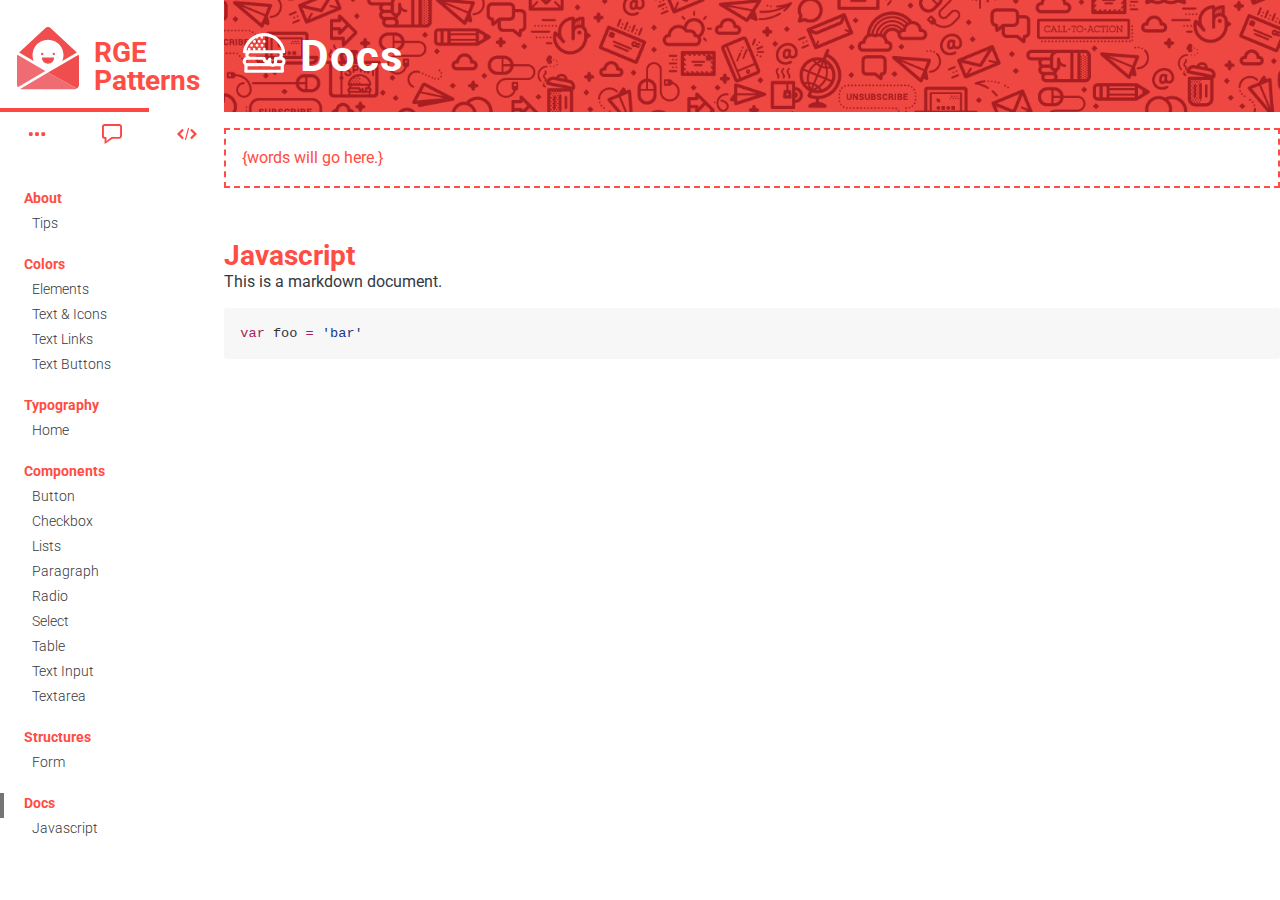
<file: docs.html>
<!doctype html>
<html lang="">
<head>

	<meta charset="utf-8">
	<meta http-equiv="x-ua-compatible" content="ie=edge">
	<meta name="viewport" content="width=device-width, initial-scale=1">

	<title></title>

	<link rel="stylesheet" href=".//assets/fabricator/styles/f.css">

	<!-- toolkit styles -->
	<link rel="stylesheet" href=".//assets/toolkit/styles/toolkit.css">
	<!-- /toolkit styles -->

	<!-- custom fonts -->
	<link href="https://fonts.googleapis.com/css?family=Roboto:400,700" rel="stylesheet">
	<!-- /custom fonts -->

	<!-- favicons -->
	<link rel="icon" type="image/png" href=".//assets/toolkit/styles/favicon.ico">
	<link rel="shortcut icon" href="http://reallygoodemails.com/wp-content/uploads/2014/10/favicon-32x322.png?v=2">
	<link rel="apple-touch-icon" href="http://reallygoodemails.com/wp-content/uploads/2014/10/apple-touch-icon-144x1441.png?v=2">
	<link rel="apple-touch-icon" href="http://reallygoodemails.com/wp-content/uploads/2014/10/apple-touch-icon-114x1141.png?v=2">
	<link rel="apple-touch-icon" href="http://reallygoodemails.com/wp-content/uploads/2014/10/apple-touch-icon-72x72.png?v=2">
	<!-- /favicons -->

</head>
<body>

		<!-- fabricator icons -->
		<svg style="display: none;">
			<symbol id="f-icon-code" viewBox="0 0 512 512">
				<path d="M377.3 121.3l-40.5 40.4 94.4 94.3-94.4 94.3 40.5 40.4L512 256zM134.7 121.3L0 256l134.7 134.7 40.5-40.4L80.8 256l94.4-94.3zM281.8 103.8zM230.183 408.16l-29.233-7.97 80.85-296.484 29.234 7.972z"/>
			</symbol>
			<symbol id="f-icon-notes" viewBox="0 0 512 512">
				<path d="M443.8 0H68.2C30.6 0 0 30.5 0 68v264.2c0 16.6 8.9 29.5 25.9 37.5 15.3 7.2 33.1 8.4 40.1 8.5V512l201.6-134h176.1c37.6 0 68.2-30.3 68.2-67.8V68c.1-37.5-30.5-68-68.1-68zM114 438V330H68.2c-11.1 0-19.2-8.8-19.2-19.8V68c0-11 8.2-20 19.2-20h375.5c11.1 0 19.2 9 19.2 20v242.2c0 11-8.2 19.8-19.2 19.8H244.2L114 438z"/>
			</symbol>
			<symbol id="f-icon-labels" viewBox="0 0 512 512">
				<path d="M304 280c0 13.2-10.8 24-24 24h-48c-13.2 0-24-10.8-24-24v-48c0-13.2 10.8-24 24-24h48c13.2 0 24 10.8 24 24v48zM464 280c0 13.2-10.8 24-24 24h-48c-13.2 0-24-10.8-24-24v-48c0-13.2 10.8-24 24-24h48c13.2 0 24 10.8 24 24v48zM144 280c0 13.2-10.8 24-24 24H72c-13.2 0-24-10.8-24-24v-48c0-13.2 10.8-24 24-24h48c13.2 0 24 10.8 24 24v48z"/>
			</symbol>
			<symbol id="f-icon-rge" viewBox="0 0 512 512">
				<defs><style>.a{fill:#f04d4e;}.b{fill:#ef6c72;}</style></defs><title>RGE-EmailIcon-01</title><path class="a" d="M256,109.45317a123.84214,123.84214,0,0,1,114.43216,171.065l116.29959-68.326-10.601-9.89716L280.45468,19.61039a37.13673,37.13673,0,0,0-48.90936,0L35.86911,202.29494l-10.601,9.89716,116.29967,68.326A123.84211,123.84211,0,0,1,256,109.45317Z"></path><path class="b" d="M11.90771,229.22456A43.49518,43.49518,0,0,0,8,246.7128V468.44138A37.13214,37.13214,0,0,0,14.68783,489.394L234.824,360.126l-13.662-8.05746-52.04036-30.52725Z"></path><path class="a" d="M206.48439,252a49.51562,49.51562,0,1,0,99.03123,0H206.48439Z"></path><circle class="a" cx="209.57912" cy="223.95802" r="9.28418"></circle><circle class="a" cx="302.4209" cy="223.95802" r="9.28418"></circle><path class="a" d="M500.09229,229.22455L342.852,321.5412l-52.014,30.52728-13.74109,8.0575-20.56836,12.07635L486.27557,500.033a37.94771,37.94771,0,0,0,11.03656-10.53345A37.47059,37.47059,0,0,0,504,468.44135V246.71277A43.49643,43.49643,0,0,0,500.09229,229.22455Z"></path><path class="b" d="M256.01324,372.50488L33.13788,503.65112A37.149,37.149,0,0,0,45.55865,506H466.44135a37.18641,37.18641,0,0,0,12.42725-2.34888,37.93733,37.93733,0,0,0,7.407-3.61816l-229.747-127.83063Z"></path>
			</symbol>
			<symbol id="f-icon-MenuWhite" viewBox="0 0 512 512">
				<defs><style>.c{fill:#FFFFFF;}</style></defs><title>hamburger</title><path class="c" d="M486,345.97085a51.08633,51.08633,0,0,0-32.91821-47.6101A49.028,49.028,0,0,0,454.41257,259.83h11.1479a16.76157,16.76157,0,0,0,16.62665-18.92994C467.56143,128.37078,370.85415,43.52661,257.24042,43.52661c-113.57961,0-210.29849,84.84416-224.946,197.37348A16.76157,16.76157,0,0,0,48.92173,259.83H60.07987a49.10534,49.10534,0,0,0,1.34171,38.53072A50.70273,50.70273,0,0,0,46.83,384.84826v63.98811H80.374V397.09219H324.86556a46.84078,46.84078,0,0,0,46.32436,0h62.92849v51.74419h33.544V384.87079A50.7925,50.7925,0,0,0,486,345.97085ZM168.27081,99.01975a14.24326,14.24326,0,0,0,10.488,4.65161A14.41367,14.41367,0,0,0,193.17155,89.247c0-.391-0.20132-0.72613-0.23476-1.11786a192.48446,192.48446,0,0,1,28.412-7.60323,14.122,14.122,0,0,0-3.23142,8.72109,14.41823,14.41823,0,1,0,28.83645,0,14.12431,14.12431,0,0,0-6.13868-11.47207c5.43439-.45793,10.90222-0.70429,16.42533-0.70429,90.32291,0,168.11186,62.92849,188.26066,149.21536H266.633a14.17226,14.17226,0,0,0,7.20058-12.21048,14.407,14.407,0,1,0-28.81393,0,14.1837,14.1837,0,0,0,7.2115,12.21048H212.85082a14.18291,14.18291,0,0,0,7.21218-12.21048,14.40731,14.40731,0,1,0-28.81461,0,14.18643,14.18643,0,0,0,7.18966,12.21048H159.06859a14.17368,14.17368,0,0,0,7.20058-12.21048,14.407,14.407,0,1,0-28.81393,0,14.19643,14.19643,0,0,0,7.20058,12.21048H105.28636a14.20709,14.20709,0,0,0,7.21218-12.21048,14.41277,14.41277,0,0,0-28.82553,0A14.19643,14.19643,0,0,0,90.8736,226.286H68.99136C82.029,170.49121,119.2296,124.59134,168.27081,99.01975Zm-88.657,264.52841a17.57152,17.57152,0,0,1,0-35.143h27.24906c0.27981,0.01092.57053,0.0894,0.86126,0.0894H241.13926a46.74523,46.74523,0,0,0,27.97588,35.05362H79.61377Zm282.95538-51.82563V355.33a14.34589,14.34589,0,0,1-28.69177,0V320.62311a16.772,16.772,0,0,0-33.544,0l-0.04436,1.03938a13.15925,13.15925,0,0,1-26.27656-1.03938v-8.90058a16.77765,16.77765,0,0,0-16.772-16.772H108.58467c-0.2682-.01092-0.548-0.02252-0.80461-0.02252a17.54912,17.54912,0,0,1,.10032-35.098H406.14253c0.1904,0.01092.36921,0.01092,0.53709,0.01092a17.55484,17.55484,0,0,1-.06688,35.10958H379.34116A16.77809,16.77809,0,0,0,362.56915,311.72253Zm72.32043,51.82563H395.28536a47.4079,47.4079,0,0,0,.82782-8.21812V328.49455h10.67769c0.14536,0,.29073-0.01092.45861-0.01092,0.23476,0,.44769-0.06756.68246-0.07848h26.95765A17.57151,17.57151,0,0,1,434.88958,363.54816Z"/><path class="c" d="M451.0134,467.46831H63.479a16.77247,16.77247,0,0,1,0-33.544H451.0134A16.77247,16.77247,0,0,1,451.0134,467.46831Z"/><circle class="c" cx="124.26663" cy="175.71535" r="14.79852"/><circle class="c" cx="180.38558" cy="175.71535" r="14.79852"/><circle class="c" cx="235.25058" cy="175.71535" r="14.79852"/><circle class="c" cx="258.54504" cy="132.04818" r="14.79852"/><circle class="c" cx="203.68005" cy="132.04818" r="14.79852"/><circle class="c" cx="154.18585" cy="132.04818" r="14.79852"/>
			</symbol>
			<symbol id="f-icon-menu" viewBox="0 0 512 512">
				<defs><style></style></defs><title>hamburger</title><path class="a" d="M486,345.97085a51.08633,51.08633,0,0,0-32.91821-47.6101A49.028,49.028,0,0,0,454.41257,259.83h11.1479a16.76157,16.76157,0,0,0,16.62665-18.92994C467.56143,128.37078,370.85415,43.52661,257.24042,43.52661c-113.57961,0-210.29849,84.84416-224.946,197.37348A16.76157,16.76157,0,0,0,48.92173,259.83H60.07987a49.10534,49.10534,0,0,0,1.34171,38.53072A50.70273,50.70273,0,0,0,46.83,384.84826v63.98811H80.374V397.09219H324.86556a46.84078,46.84078,0,0,0,46.32436,0h62.92849v51.74419h33.544V384.87079A50.7925,50.7925,0,0,0,486,345.97085ZM168.27081,99.01975a14.24326,14.24326,0,0,0,10.488,4.65161A14.41367,14.41367,0,0,0,193.17155,89.247c0-.391-0.20132-0.72613-0.23476-1.11786a192.48446,192.48446,0,0,1,28.412-7.60323,14.122,14.122,0,0,0-3.23142,8.72109,14.41823,14.41823,0,1,0,28.83645,0,14.12431,14.12431,0,0,0-6.13868-11.47207c5.43439-.45793,10.90222-0.70429,16.42533-0.70429,90.32291,0,168.11186,62.92849,188.26066,149.21536H266.633a14.17226,14.17226,0,0,0,7.20058-12.21048,14.407,14.407,0,1,0-28.81393,0,14.1837,14.1837,0,0,0,7.2115,12.21048H212.85082a14.18291,14.18291,0,0,0,7.21218-12.21048,14.40731,14.40731,0,1,0-28.81461,0,14.18643,14.18643,0,0,0,7.18966,12.21048H159.06859a14.17368,14.17368,0,0,0,7.20058-12.21048,14.407,14.407,0,1,0-28.81393,0,14.19643,14.19643,0,0,0,7.20058,12.21048H105.28636a14.20709,14.20709,0,0,0,7.21218-12.21048,14.41277,14.41277,0,0,0-28.82553,0A14.19643,14.19643,0,0,0,90.8736,226.286H68.99136C82.029,170.49121,119.2296,124.59134,168.27081,99.01975Zm-88.657,264.52841a17.57152,17.57152,0,0,1,0-35.143h27.24906c0.27981,0.01092.57053,0.0894,0.86126,0.0894H241.13926a46.74523,46.74523,0,0,0,27.97588,35.05362H79.61377Zm282.95538-51.82563V355.33a14.34589,14.34589,0,0,1-28.69177,0V320.62311a16.772,16.772,0,0,0-33.544,0l-0.04436,1.03938a13.15925,13.15925,0,0,1-26.27656-1.03938v-8.90058a16.77765,16.77765,0,0,0-16.772-16.772H108.58467c-0.2682-.01092-0.548-0.02252-0.80461-0.02252a17.54912,17.54912,0,0,1,.10032-35.098H406.14253c0.1904,0.01092.36921,0.01092,0.53709,0.01092a17.55484,17.55484,0,0,1-.06688,35.10958H379.34116A16.77809,16.77809,0,0,0,362.56915,311.72253Zm72.32043,51.82563H395.28536a47.4079,47.4079,0,0,0,.82782-8.21812V328.49455h10.67769c0.14536,0,.29073-0.01092.45861-0.01092,0.23476,0,.44769-0.06756.68246-0.07848h26.95765A17.57151,17.57151,0,0,1,434.88958,363.54816Z"/><path class="a" d="M451.0134,467.46831H63.479a16.77247,16.77247,0,0,1,0-33.544H451.0134A16.77247,16.77247,0,0,1,451.0134,467.46831Z"/><circle class="a" cx="124.26663" cy="175.71535" r="14.79852"/><circle class="a" cx="180.38558" cy="175.71535" r="14.79852"/><circle class="a" cx="235.25058" cy="175.71535" r="14.79852"/><circle class="a" cx="258.54504" cy="132.04818" r="14.79852"/><circle class="a" cx="203.68005" cy="132.04818" r="14.79852"/><circle class="a" cx="154.18585" cy="132.04818" r="14.79852"/>
			</symbol>
			<symbol id="f-icon-settings" viewBox="0 0 512 512">
				<path d="M256 377.3c-67.5 0-121.6-53.9-121.6-121.3s54-121.3 121.6-121.3S377.6 188.6 377.6 256 323.5 377.3 256 377.3zm0-215.6c-52.7 0-94.6 41.8-94.6 94.3s41.9 94.3 94.6 94.3 94.6-41.8 94.6-94.3-41.9-94.3-94.6-94.3zM293.2 512h-72.9L200 450c-13.5-4-27-9.4-39.2-16.2l-59.4 29.6L50 412.3 79.7 353c-6.8-12.1-12.2-25.6-16.2-39.1L0 292.4v-72.8l62.1-20.2c4.1-13.5 9.5-26.9 16.2-39.1L48.6 101 100 49.9l59.4 29.6c12.2-6.7 25.7-12.1 39.2-16.2L220.2 0h72.9l20.3 62c13.5 4 27 9.4 39.2 16.2L412 48.5l51.3 51.2-29.7 59.3c6.8 12.1 12.2 25.6 16.2 39.1l62.1 20.2V291l-62.1 20.2c-4.1 13.5-9.5 26.9-16.2 39.1l29.7 59.3-51.3 51.2-59.4-29.6c-12.2 6.7-25.7 12.1-39.2 16.2L293.2 512zm-54.1-26.9h35.1l18.9-57.9 6.8-1.3c16.2-4 31.1-10.8 45.9-18.9l6.8-4 54 26.9 24.3-24.3-27-53.9 4.1-6.7c8.1-13.5 14.9-29.6 18.9-45.8l1.4-6.7 58.1-18.9v-35l-58.1-18.9-1.4-6.7c-4.1-16.2-10.8-31-18.9-45.8l-4.1-6.7 27-53.9-24.3-24.3-54 26.9-6.8-4c-14.8-8.2-29.7-14.9-45.9-19l-6.8-1.3L274.2 27h-35.1l-18.9 57.9-6.8 1.3c-16.2 4-31.1 10.8-45.9 18.9l-6.8 4-54-26.9-24.3 24.3 27 53.9-4.1 6.7c-8.1 13.5-14.9 29.6-18.9 45.8l-1.4 6.7-58 18.9v35l58.1 18.9 1.4 6.7c4.1 16.2 10.8 31 18.9 45.8l4.1 6.7-27 53.9 24.3 24.3 54-26.9 6.8 4c14.9 8.1 29.7 14.8 45.9 18.9l6.8 1.3 18.8 58z"/>
			</symbol>
		</svg>
		<!-- /fabricator icons -->
		<!-- fabricator menu -->
		<div class="f-menu">
				<a href="http://reallygoodemails.github.io/RGE-patternlibrary/index.html" class="menu-Link">
					<div class="f-control-bar-alt">
						<div class="f-control f-menu-notoggle">
							<svg>
								<use xlink:href="#f-icon-rge" />
							</svg> 
						</div>
						<div class="f-control f-menu-notoggle">
							<h2 >RGE Patterns</h2>
						</div>
					</div>
				</a>
		
			<div class="f-controls">
				<div class="f-control f-global-control" data-f-toggle-control="labels" title="Toggle Labels">
					<svg>
						<use xlink:href="#f-icon-labels" />
					</svg>
				</div>
				<div class="f-control f-global-control" data-f-toggle-control="notes" title="Toggle Notes">
					<svg>
						<use xlink:href="#f-icon-notes" />
					</svg>
				</div>
				<div class="f-control f-global-control" data-f-toggle-control="code" title="Toggle Code">
					<svg>
						<use xlink:href="#f-icon-code" />
					</svg>
				</div>
			</div>
		
			<ul>
		
				<li>
					<a href="index.html" class="f-menu__heading">About</a>
					<ul>
						<li>
							<a href="index.html#about-Tips">Tips</a>
						</li>
					</ul>
				</li>

				<li>
					<a href="colors.html" class="f-menu__heading">Colors</a>
					<ul>
						<li>
							<a href="colors.html#color-Elements">Elements</a>
						</li>
						<li>
							<a href="colors.html#color-Icons">Text &amp; Icons</a>
						</li>
						<li>
							<a href="colors.html#color-TextLinks">Text Links</a>
						</li>
						<li>
							<a href="colors.html#color-TextButtons">Text Buttons</a>
						</li>
					</ul>
				</li>
				
				<li>
					<a href="typography.html" class="f-menu__heading">Typography</a>
					<ul>
						<li>
							<a href="pages/home.html" target="_blank">Home</a>
						</li>
					</ul>
				</li>
		
				<li>
					<a href="components.html" class="f-menu__heading">Components</a>
					<ul>
						<li>
							<a href="components.html#button">Button</a>
						</li>
						<li>
							<a href="components.html#checkbox">Checkbox</a>
						</li>
						<li>
							<a href="components.html#lists">Lists</a>
						</li>
						<li>
							<a href="components.html#paragraph">Paragraph</a>
						</li>
						<li>
							<a href="components.html#radio">Radio</a>
						</li>
						<li>
							<a href="components.html#select">Select</a>
						</li>
						<li>
							<a href="components.html#table">Table</a>
						</li>
						<li>
							<a href="components.html#text-input">Text Input</a>
						</li>
						<li>
							<a href="components.html#textarea">Textarea</a>
						</li>
					</ul>
				</li>
				<li>
					<a href="structures.html" class="f-menu__heading">Structures</a>
					<ul>
						<li>
							<a href="structures.html#form">Form</a>
						</li>
					</ul>
				</li>
		
				<li>
					<a href="docs.html" class="f-menu__heading">Docs</a>
					<ul>
						<li>
							<a href="docs.html#javascript">Javascript</a>
						</li>
					</ul>
				</li>
		
			</ul>
		
		
		</div>
		<!-- /fabricator menu -->
		<div class="f-container">


			<div class="banner-Image">
				<div class="f-control f-menu-toggle icon-Menu">
					<svg>
						<use xlink:href="#f-icon-MenuWhite" />
					</svg> 
				</div>
				<h1>Docs</h1>
			</div>

<!-- 			<div class="f-control-bar">
				<div class="f-control f-menu-toggle icon-Menu">
					<svg>
						<use xlink:href="#f-icon-menu" />
					</svg> 
				</div>
			</div> -->

<div class="row-RedOutline">
<p class="text-RGERed">{words will go here.}</p>
</div>


	<div class="f-item-group">
		<h2 id="javascript"><a href="#javascript">Javascript</a></h2>
		<p>This is a markdown document.</p>
<pre><code class="language-javascript">var foo = 'bar'
</code></pre>

	</div>




		</div>
	<script src=".//assets/fabricator/scripts/f.js"></script>

	<!-- toolkit scripts -->
	<script src=".//assets/toolkit/scripts/toolkit.js"></script>
	<!-- /toolkit scripts -->

</body>
</html>
</file>
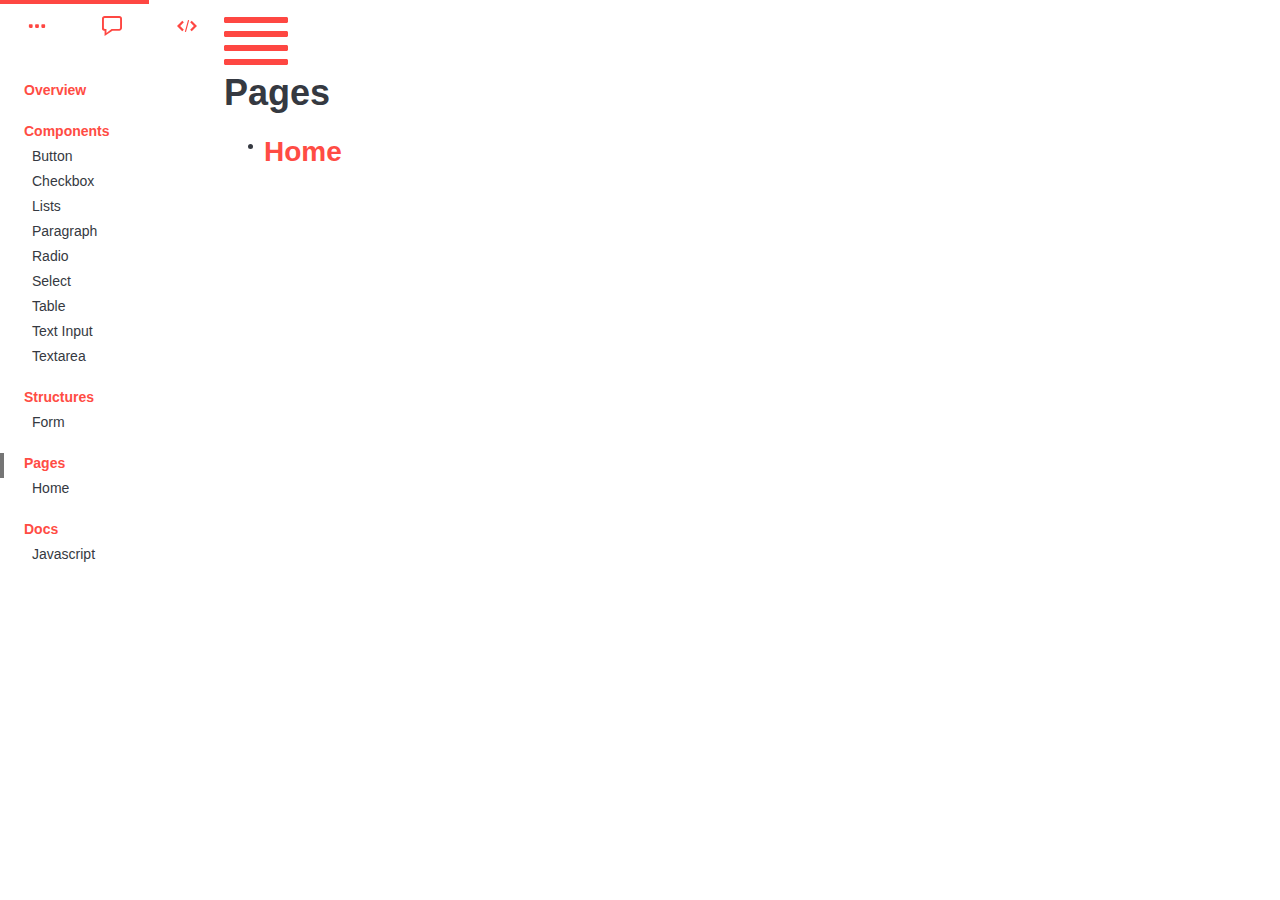
<file: pages.html>
<!doctype html>
<html lang="">
<head>

	<meta charset="utf-8">
	<meta http-equiv="x-ua-compatible" content="ie=edge">
	<meta name="viewport" content="width=device-width, initial-scale=1">

	<title></title>

	<link rel="stylesheet" href="/assets/fabricator/styles/f.css">

	<!-- toolkit styles -->
	<link rel="stylesheet" href="/assets/toolkit/styles/toolkit.css">
	<!-- /toolkit styles -->

</head>
<body>

		<!-- fabricator icons -->
		<svg style="display: none;">
			<symbol id="f-icon-code" viewBox="0 0 512 512">
				<path d="M377.3 121.3l-40.5 40.4 94.4 94.3-94.4 94.3 40.5 40.4L512 256zM134.7 121.3L0 256l134.7 134.7 40.5-40.4L80.8 256l94.4-94.3zM281.8 103.8zM230.183 408.16l-29.233-7.97 80.85-296.484 29.234 7.972z"/>
			</symbol>
			<symbol id="f-icon-notes" viewBox="0 0 512 512">
				<path d="M443.8 0H68.2C30.6 0 0 30.5 0 68v264.2c0 16.6 8.9 29.5 25.9 37.5 15.3 7.2 33.1 8.4 40.1 8.5V512l201.6-134h176.1c37.6 0 68.2-30.3 68.2-67.8V68c.1-37.5-30.5-68-68.1-68zM114 438V330H68.2c-11.1 0-19.2-8.8-19.2-19.8V68c0-11 8.2-20 19.2-20h375.5c11.1 0 19.2 9 19.2 20v242.2c0 11-8.2 19.8-19.2 19.8H244.2L114 438z"/>
			</symbol>
			<symbol id="f-icon-labels" viewBox="0 0 512 512">
				<path d="M304 280c0 13.2-10.8 24-24 24h-48c-13.2 0-24-10.8-24-24v-48c0-13.2 10.8-24 24-24h48c13.2 0 24 10.8 24 24v48zM464 280c0 13.2-10.8 24-24 24h-48c-13.2 0-24-10.8-24-24v-48c0-13.2 10.8-24 24-24h48c13.2 0 24 10.8 24 24v48zM144 280c0 13.2-10.8 24-24 24H72c-13.2 0-24-10.8-24-24v-48c0-13.2 10.8-24 24-24h48c13.2 0 24 10.8 24 24v48z"/>
			</symbol>
			<symbol id="f-icon-menu" viewBox="0 0 512 512">
				<path d="M512 100c0 6.6-5.4 12-12 12H12c-6.6 0-12-5.4-12-12V76c0-6.6 5.4-12 12-12h488c6.6 0 12 5.4 12 12v24zM512 212c0 6.6-5.4 12-12 12H12c-6.6 0-12-5.4-12-12v-24c0-6.6 5.4-12 12-12h488c6.6 0 12 5.4 12 12v24zM512 324c0 6.6-5.4 12-12 12H12c-6.6 0-12-5.4-12-12v-24c0-6.6 5.4-12 12-12h488c6.6 0 12 5.4 12 12v24zM512 436c0 6.6-5.4 12-12 12H12c-6.6 0-12-5.4-12-12v-24c0-6.6 5.4-12 12-12h488c6.6 0 12 5.4 12 12v24z"/>
			</symbol>
			<symbol id="f-icon-settings" viewBox="0 0 512 512">
				<path d="M256 377.3c-67.5 0-121.6-53.9-121.6-121.3s54-121.3 121.6-121.3S377.6 188.6 377.6 256 323.5 377.3 256 377.3zm0-215.6c-52.7 0-94.6 41.8-94.6 94.3s41.9 94.3 94.6 94.3 94.6-41.8 94.6-94.3-41.9-94.3-94.6-94.3zM293.2 512h-72.9L200 450c-13.5-4-27-9.4-39.2-16.2l-59.4 29.6L50 412.3 79.7 353c-6.8-12.1-12.2-25.6-16.2-39.1L0 292.4v-72.8l62.1-20.2c4.1-13.5 9.5-26.9 16.2-39.1L48.6 101 100 49.9l59.4 29.6c12.2-6.7 25.7-12.1 39.2-16.2L220.2 0h72.9l20.3 62c13.5 4 27 9.4 39.2 16.2L412 48.5l51.3 51.2-29.7 59.3c6.8 12.1 12.2 25.6 16.2 39.1l62.1 20.2V291l-62.1 20.2c-4.1 13.5-9.5 26.9-16.2 39.1l29.7 59.3-51.3 51.2-59.4-29.6c-12.2 6.7-25.7 12.1-39.2 16.2L293.2 512zm-54.1-26.9h35.1l18.9-57.9 6.8-1.3c16.2-4 31.1-10.8 45.9-18.9l6.8-4 54 26.9 24.3-24.3-27-53.9 4.1-6.7c8.1-13.5 14.9-29.6 18.9-45.8l1.4-6.7 58.1-18.9v-35l-58.1-18.9-1.4-6.7c-4.1-16.2-10.8-31-18.9-45.8l-4.1-6.7 27-53.9-24.3-24.3-54 26.9-6.8-4c-14.8-8.2-29.7-14.9-45.9-19l-6.8-1.3L274.2 27h-35.1l-18.9 57.9-6.8 1.3c-16.2 4-31.1 10.8-45.9 18.9l-6.8 4-54-26.9-24.3 24.3 27 53.9-4.1 6.7c-8.1 13.5-14.9 29.6-18.9 45.8l-1.4 6.7-58 18.9v35l58.1 18.9 1.4 6.7c4.1 16.2 10.8 31 18.9 45.8l4.1 6.7-27 53.9 24.3 24.3 54-26.9 6.8 4c14.9 8.1 29.7 14.8 45.9 18.9l6.8 1.3 18.8 58z"/>
			</symbol>
		</svg>
		<!-- /fabricator icons -->
		<!-- fabricator menu -->
		<div class="f-menu">
		
			<div class="f-controls">
				<div class="f-control f-global-control" data-f-toggle-control="labels" title="Toggle Labels">
					<svg>
						<use xlink:href="#f-icon-labels" />
					</svg>
				</div>
				<div class="f-control f-global-control" data-f-toggle-control="notes" title="Toggle Notes">
					<svg>
						<use xlink:href="#f-icon-notes" />
					</svg>
				</div>
				<div class="f-control f-global-control" data-f-toggle-control="code" title="Toggle Code">
					<svg>
						<use xlink:href="#f-icon-code" />
					</svg>
				</div>
			</div>
		
			<ul>
		
				<li>
					<a href="index.html" class="f-menu__heading">Overview</a>
				</li>
		
				<li>
					<a href="components.html" class="f-menu__heading">Components</a>
					<ul>
						<li>
							<a href="components.html#button">Button</a>
						</li>
						<li>
							<a href="components.html#checkbox">Checkbox</a>
						</li>
						<li>
							<a href="components.html#lists">Lists</a>
						</li>
						<li>
							<a href="components.html#paragraph">Paragraph</a>
						</li>
						<li>
							<a href="components.html#radio">Radio</a>
						</li>
						<li>
							<a href="components.html#select">Select</a>
						</li>
						<li>
							<a href="components.html#table">Table</a>
						</li>
						<li>
							<a href="components.html#text-input">Text Input</a>
						</li>
						<li>
							<a href="components.html#textarea">Textarea</a>
						</li>
					</ul>
				</li>
				<li>
					<a href="structures.html" class="f-menu__heading">Structures</a>
					<ul>
						<li>
							<a href="structures.html#form">Form</a>
						</li>
					</ul>
				</li>
		
				<li>
					<a href="pages.html" class="f-menu__heading">Pages</a>
					<ul>
						<li>
							<a href="pages/home.html" target="_blank">Home</a>
						</li>
					</ul>
				</li>
		
				<li>
					<a href="docs.html" class="f-menu__heading">Docs</a>
					<ul>
						<li>
							<a href="docs.html#javascript">Javascript</a>
						</li>
					</ul>
				</li>
		
			</ul>
		
		
		</div>
		<!-- /fabricator menu -->
		<div class="f-container">
			<div class="f-control-bar">
				<div class="f-control f-menu-toggle">
					<svg>
						<use xlink:href="#f-icon-menu" />
					</svg>
				</div>
			</div>


	
<h1 data-f-toggle="labels">Pages</h1>

<ul>

	<li>
		<a href="pages/home.html" class="f-item-heading" target="_blank">Home</a>
	</li>

</ul>



		</div>
	<script src="/assets/fabricator/scripts/f.js"></script>

	<!-- toolkit scripts -->
	<script src="/assets/toolkit/scripts/toolkit.js"></script>
	<!-- /toolkit scripts -->

</body>
</html>
</file>
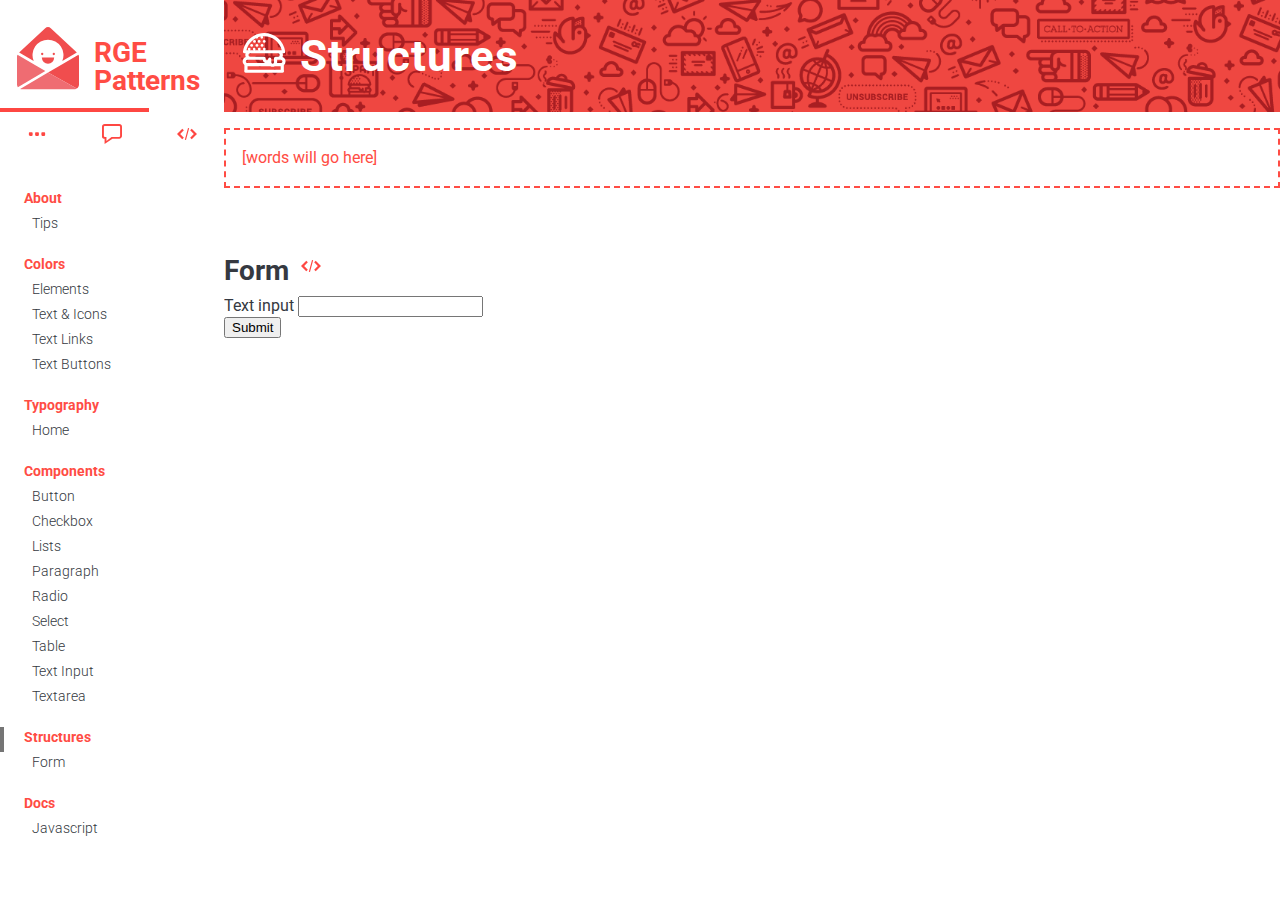
<file: structures.html>
<!doctype html>
<html lang="">
<head>

	<meta charset="utf-8">
	<meta http-equiv="x-ua-compatible" content="ie=edge">
	<meta name="viewport" content="width=device-width, initial-scale=1">

	<title></title>

	<link rel="stylesheet" href=".//assets/fabricator/styles/f.css">

	<!-- toolkit styles -->
	<link rel="stylesheet" href=".//assets/toolkit/styles/toolkit.css">
	<!-- /toolkit styles -->

	<!-- custom fonts -->
	<link href="https://fonts.googleapis.com/css?family=Roboto:400,700" rel="stylesheet">
	<!-- /custom fonts -->

	<!-- favicons -->
	<link rel="icon" type="image/png" href=".//assets/toolkit/styles/favicon.ico">
	<link rel="shortcut icon" href="http://reallygoodemails.com/wp-content/uploads/2014/10/favicon-32x322.png?v=2">
	<link rel="apple-touch-icon" href="http://reallygoodemails.com/wp-content/uploads/2014/10/apple-touch-icon-144x1441.png?v=2">
	<link rel="apple-touch-icon" href="http://reallygoodemails.com/wp-content/uploads/2014/10/apple-touch-icon-114x1141.png?v=2">
	<link rel="apple-touch-icon" href="http://reallygoodemails.com/wp-content/uploads/2014/10/apple-touch-icon-72x72.png?v=2">
	<!-- /favicons -->

</head>
<body>

		<!-- fabricator icons -->
		<svg style="display: none;">
			<symbol id="f-icon-code" viewBox="0 0 512 512">
				<path d="M377.3 121.3l-40.5 40.4 94.4 94.3-94.4 94.3 40.5 40.4L512 256zM134.7 121.3L0 256l134.7 134.7 40.5-40.4L80.8 256l94.4-94.3zM281.8 103.8zM230.183 408.16l-29.233-7.97 80.85-296.484 29.234 7.972z"/>
			</symbol>
			<symbol id="f-icon-notes" viewBox="0 0 512 512">
				<path d="M443.8 0H68.2C30.6 0 0 30.5 0 68v264.2c0 16.6 8.9 29.5 25.9 37.5 15.3 7.2 33.1 8.4 40.1 8.5V512l201.6-134h176.1c37.6 0 68.2-30.3 68.2-67.8V68c.1-37.5-30.5-68-68.1-68zM114 438V330H68.2c-11.1 0-19.2-8.8-19.2-19.8V68c0-11 8.2-20 19.2-20h375.5c11.1 0 19.2 9 19.2 20v242.2c0 11-8.2 19.8-19.2 19.8H244.2L114 438z"/>
			</symbol>
			<symbol id="f-icon-labels" viewBox="0 0 512 512">
				<path d="M304 280c0 13.2-10.8 24-24 24h-48c-13.2 0-24-10.8-24-24v-48c0-13.2 10.8-24 24-24h48c13.2 0 24 10.8 24 24v48zM464 280c0 13.2-10.8 24-24 24h-48c-13.2 0-24-10.8-24-24v-48c0-13.2 10.8-24 24-24h48c13.2 0 24 10.8 24 24v48zM144 280c0 13.2-10.8 24-24 24H72c-13.2 0-24-10.8-24-24v-48c0-13.2 10.8-24 24-24h48c13.2 0 24 10.8 24 24v48z"/>
			</symbol>
			<symbol id="f-icon-rge" viewBox="0 0 512 512">
				<defs><style>.a{fill:#f04d4e;}.b{fill:#ef6c72;}</style></defs><title>RGE-EmailIcon-01</title><path class="a" d="M256,109.45317a123.84214,123.84214,0,0,1,114.43216,171.065l116.29959-68.326-10.601-9.89716L280.45468,19.61039a37.13673,37.13673,0,0,0-48.90936,0L35.86911,202.29494l-10.601,9.89716,116.29967,68.326A123.84211,123.84211,0,0,1,256,109.45317Z"></path><path class="b" d="M11.90771,229.22456A43.49518,43.49518,0,0,0,8,246.7128V468.44138A37.13214,37.13214,0,0,0,14.68783,489.394L234.824,360.126l-13.662-8.05746-52.04036-30.52725Z"></path><path class="a" d="M206.48439,252a49.51562,49.51562,0,1,0,99.03123,0H206.48439Z"></path><circle class="a" cx="209.57912" cy="223.95802" r="9.28418"></circle><circle class="a" cx="302.4209" cy="223.95802" r="9.28418"></circle><path class="a" d="M500.09229,229.22455L342.852,321.5412l-52.014,30.52728-13.74109,8.0575-20.56836,12.07635L486.27557,500.033a37.94771,37.94771,0,0,0,11.03656-10.53345A37.47059,37.47059,0,0,0,504,468.44135V246.71277A43.49643,43.49643,0,0,0,500.09229,229.22455Z"></path><path class="b" d="M256.01324,372.50488L33.13788,503.65112A37.149,37.149,0,0,0,45.55865,506H466.44135a37.18641,37.18641,0,0,0,12.42725-2.34888,37.93733,37.93733,0,0,0,7.407-3.61816l-229.747-127.83063Z"></path>
			</symbol>
			<symbol id="f-icon-MenuWhite" viewBox="0 0 512 512">
				<defs><style>.c{fill:#FFFFFF;}</style></defs><title>hamburger</title><path class="c" d="M486,345.97085a51.08633,51.08633,0,0,0-32.91821-47.6101A49.028,49.028,0,0,0,454.41257,259.83h11.1479a16.76157,16.76157,0,0,0,16.62665-18.92994C467.56143,128.37078,370.85415,43.52661,257.24042,43.52661c-113.57961,0-210.29849,84.84416-224.946,197.37348A16.76157,16.76157,0,0,0,48.92173,259.83H60.07987a49.10534,49.10534,0,0,0,1.34171,38.53072A50.70273,50.70273,0,0,0,46.83,384.84826v63.98811H80.374V397.09219H324.86556a46.84078,46.84078,0,0,0,46.32436,0h62.92849v51.74419h33.544V384.87079A50.7925,50.7925,0,0,0,486,345.97085ZM168.27081,99.01975a14.24326,14.24326,0,0,0,10.488,4.65161A14.41367,14.41367,0,0,0,193.17155,89.247c0-.391-0.20132-0.72613-0.23476-1.11786a192.48446,192.48446,0,0,1,28.412-7.60323,14.122,14.122,0,0,0-3.23142,8.72109,14.41823,14.41823,0,1,0,28.83645,0,14.12431,14.12431,0,0,0-6.13868-11.47207c5.43439-.45793,10.90222-0.70429,16.42533-0.70429,90.32291,0,168.11186,62.92849,188.26066,149.21536H266.633a14.17226,14.17226,0,0,0,7.20058-12.21048,14.407,14.407,0,1,0-28.81393,0,14.1837,14.1837,0,0,0,7.2115,12.21048H212.85082a14.18291,14.18291,0,0,0,7.21218-12.21048,14.40731,14.40731,0,1,0-28.81461,0,14.18643,14.18643,0,0,0,7.18966,12.21048H159.06859a14.17368,14.17368,0,0,0,7.20058-12.21048,14.407,14.407,0,1,0-28.81393,0,14.19643,14.19643,0,0,0,7.20058,12.21048H105.28636a14.20709,14.20709,0,0,0,7.21218-12.21048,14.41277,14.41277,0,0,0-28.82553,0A14.19643,14.19643,0,0,0,90.8736,226.286H68.99136C82.029,170.49121,119.2296,124.59134,168.27081,99.01975Zm-88.657,264.52841a17.57152,17.57152,0,0,1,0-35.143h27.24906c0.27981,0.01092.57053,0.0894,0.86126,0.0894H241.13926a46.74523,46.74523,0,0,0,27.97588,35.05362H79.61377Zm282.95538-51.82563V355.33a14.34589,14.34589,0,0,1-28.69177,0V320.62311a16.772,16.772,0,0,0-33.544,0l-0.04436,1.03938a13.15925,13.15925,0,0,1-26.27656-1.03938v-8.90058a16.77765,16.77765,0,0,0-16.772-16.772H108.58467c-0.2682-.01092-0.548-0.02252-0.80461-0.02252a17.54912,17.54912,0,0,1,.10032-35.098H406.14253c0.1904,0.01092.36921,0.01092,0.53709,0.01092a17.55484,17.55484,0,0,1-.06688,35.10958H379.34116A16.77809,16.77809,0,0,0,362.56915,311.72253Zm72.32043,51.82563H395.28536a47.4079,47.4079,0,0,0,.82782-8.21812V328.49455h10.67769c0.14536,0,.29073-0.01092.45861-0.01092,0.23476,0,.44769-0.06756.68246-0.07848h26.95765A17.57151,17.57151,0,0,1,434.88958,363.54816Z"/><path class="c" d="M451.0134,467.46831H63.479a16.77247,16.77247,0,0,1,0-33.544H451.0134A16.77247,16.77247,0,0,1,451.0134,467.46831Z"/><circle class="c" cx="124.26663" cy="175.71535" r="14.79852"/><circle class="c" cx="180.38558" cy="175.71535" r="14.79852"/><circle class="c" cx="235.25058" cy="175.71535" r="14.79852"/><circle class="c" cx="258.54504" cy="132.04818" r="14.79852"/><circle class="c" cx="203.68005" cy="132.04818" r="14.79852"/><circle class="c" cx="154.18585" cy="132.04818" r="14.79852"/>
			</symbol>
			<symbol id="f-icon-menu" viewBox="0 0 512 512">
				<defs><style></style></defs><title>hamburger</title><path class="a" d="M486,345.97085a51.08633,51.08633,0,0,0-32.91821-47.6101A49.028,49.028,0,0,0,454.41257,259.83h11.1479a16.76157,16.76157,0,0,0,16.62665-18.92994C467.56143,128.37078,370.85415,43.52661,257.24042,43.52661c-113.57961,0-210.29849,84.84416-224.946,197.37348A16.76157,16.76157,0,0,0,48.92173,259.83H60.07987a49.10534,49.10534,0,0,0,1.34171,38.53072A50.70273,50.70273,0,0,0,46.83,384.84826v63.98811H80.374V397.09219H324.86556a46.84078,46.84078,0,0,0,46.32436,0h62.92849v51.74419h33.544V384.87079A50.7925,50.7925,0,0,0,486,345.97085ZM168.27081,99.01975a14.24326,14.24326,0,0,0,10.488,4.65161A14.41367,14.41367,0,0,0,193.17155,89.247c0-.391-0.20132-0.72613-0.23476-1.11786a192.48446,192.48446,0,0,1,28.412-7.60323,14.122,14.122,0,0,0-3.23142,8.72109,14.41823,14.41823,0,1,0,28.83645,0,14.12431,14.12431,0,0,0-6.13868-11.47207c5.43439-.45793,10.90222-0.70429,16.42533-0.70429,90.32291,0,168.11186,62.92849,188.26066,149.21536H266.633a14.17226,14.17226,0,0,0,7.20058-12.21048,14.407,14.407,0,1,0-28.81393,0,14.1837,14.1837,0,0,0,7.2115,12.21048H212.85082a14.18291,14.18291,0,0,0,7.21218-12.21048,14.40731,14.40731,0,1,0-28.81461,0,14.18643,14.18643,0,0,0,7.18966,12.21048H159.06859a14.17368,14.17368,0,0,0,7.20058-12.21048,14.407,14.407,0,1,0-28.81393,0,14.19643,14.19643,0,0,0,7.20058,12.21048H105.28636a14.20709,14.20709,0,0,0,7.21218-12.21048,14.41277,14.41277,0,0,0-28.82553,0A14.19643,14.19643,0,0,0,90.8736,226.286H68.99136C82.029,170.49121,119.2296,124.59134,168.27081,99.01975Zm-88.657,264.52841a17.57152,17.57152,0,0,1,0-35.143h27.24906c0.27981,0.01092.57053,0.0894,0.86126,0.0894H241.13926a46.74523,46.74523,0,0,0,27.97588,35.05362H79.61377Zm282.95538-51.82563V355.33a14.34589,14.34589,0,0,1-28.69177,0V320.62311a16.772,16.772,0,0,0-33.544,0l-0.04436,1.03938a13.15925,13.15925,0,0,1-26.27656-1.03938v-8.90058a16.77765,16.77765,0,0,0-16.772-16.772H108.58467c-0.2682-.01092-0.548-0.02252-0.80461-0.02252a17.54912,17.54912,0,0,1,.10032-35.098H406.14253c0.1904,0.01092.36921,0.01092,0.53709,0.01092a17.55484,17.55484,0,0,1-.06688,35.10958H379.34116A16.77809,16.77809,0,0,0,362.56915,311.72253Zm72.32043,51.82563H395.28536a47.4079,47.4079,0,0,0,.82782-8.21812V328.49455h10.67769c0.14536,0,.29073-0.01092.45861-0.01092,0.23476,0,.44769-0.06756.68246-0.07848h26.95765A17.57151,17.57151,0,0,1,434.88958,363.54816Z"/><path class="a" d="M451.0134,467.46831H63.479a16.77247,16.77247,0,0,1,0-33.544H451.0134A16.77247,16.77247,0,0,1,451.0134,467.46831Z"/><circle class="a" cx="124.26663" cy="175.71535" r="14.79852"/><circle class="a" cx="180.38558" cy="175.71535" r="14.79852"/><circle class="a" cx="235.25058" cy="175.71535" r="14.79852"/><circle class="a" cx="258.54504" cy="132.04818" r="14.79852"/><circle class="a" cx="203.68005" cy="132.04818" r="14.79852"/><circle class="a" cx="154.18585" cy="132.04818" r="14.79852"/>
			</symbol>
			<symbol id="f-icon-settings" viewBox="0 0 512 512">
				<path d="M256 377.3c-67.5 0-121.6-53.9-121.6-121.3s54-121.3 121.6-121.3S377.6 188.6 377.6 256 323.5 377.3 256 377.3zm0-215.6c-52.7 0-94.6 41.8-94.6 94.3s41.9 94.3 94.6 94.3 94.6-41.8 94.6-94.3-41.9-94.3-94.6-94.3zM293.2 512h-72.9L200 450c-13.5-4-27-9.4-39.2-16.2l-59.4 29.6L50 412.3 79.7 353c-6.8-12.1-12.2-25.6-16.2-39.1L0 292.4v-72.8l62.1-20.2c4.1-13.5 9.5-26.9 16.2-39.1L48.6 101 100 49.9l59.4 29.6c12.2-6.7 25.7-12.1 39.2-16.2L220.2 0h72.9l20.3 62c13.5 4 27 9.4 39.2 16.2L412 48.5l51.3 51.2-29.7 59.3c6.8 12.1 12.2 25.6 16.2 39.1l62.1 20.2V291l-62.1 20.2c-4.1 13.5-9.5 26.9-16.2 39.1l29.7 59.3-51.3 51.2-59.4-29.6c-12.2 6.7-25.7 12.1-39.2 16.2L293.2 512zm-54.1-26.9h35.1l18.9-57.9 6.8-1.3c16.2-4 31.1-10.8 45.9-18.9l6.8-4 54 26.9 24.3-24.3-27-53.9 4.1-6.7c8.1-13.5 14.9-29.6 18.9-45.8l1.4-6.7 58.1-18.9v-35l-58.1-18.9-1.4-6.7c-4.1-16.2-10.8-31-18.9-45.8l-4.1-6.7 27-53.9-24.3-24.3-54 26.9-6.8-4c-14.8-8.2-29.7-14.9-45.9-19l-6.8-1.3L274.2 27h-35.1l-18.9 57.9-6.8 1.3c-16.2 4-31.1 10.8-45.9 18.9l-6.8 4-54-26.9-24.3 24.3 27 53.9-4.1 6.7c-8.1 13.5-14.9 29.6-18.9 45.8l-1.4 6.7-58 18.9v35l58.1 18.9 1.4 6.7c4.1 16.2 10.8 31 18.9 45.8l4.1 6.7-27 53.9 24.3 24.3 54-26.9 6.8 4c14.9 8.1 29.7 14.8 45.9 18.9l6.8 1.3 18.8 58z"/>
			</symbol>
		</svg>
		<!-- /fabricator icons -->
		<!-- fabricator menu -->
		<div class="f-menu">
				<a href="http://reallygoodemails.github.io/RGE-patternlibrary/index.html" class="menu-Link">
					<div class="f-control-bar-alt">
						<div class="f-control f-menu-notoggle">
							<svg>
								<use xlink:href="#f-icon-rge" />
							</svg> 
						</div>
						<div class="f-control f-menu-notoggle">
							<h2 >RGE Patterns</h2>
						</div>
					</div>
				</a>
		
			<div class="f-controls">
				<div class="f-control f-global-control" data-f-toggle-control="labels" title="Toggle Labels">
					<svg>
						<use xlink:href="#f-icon-labels" />
					</svg>
				</div>
				<div class="f-control f-global-control" data-f-toggle-control="notes" title="Toggle Notes">
					<svg>
						<use xlink:href="#f-icon-notes" />
					</svg>
				</div>
				<div class="f-control f-global-control" data-f-toggle-control="code" title="Toggle Code">
					<svg>
						<use xlink:href="#f-icon-code" />
					</svg>
				</div>
			</div>
		
			<ul>
		
				<li>
					<a href="index.html" class="f-menu__heading">About</a>
					<ul>
						<li>
							<a href="index.html#about-Tips">Tips</a>
						</li>
					</ul>
				</li>

				<li>
					<a href="colors.html" class="f-menu__heading">Colors</a>
					<ul>
						<li>
							<a href="colors.html#color-Elements">Elements</a>
						</li>
						<li>
							<a href="colors.html#color-Icons">Text &amp; Icons</a>
						</li>
						<li>
							<a href="colors.html#color-TextLinks">Text Links</a>
						</li>
						<li>
							<a href="colors.html#color-TextButtons">Text Buttons</a>
						</li>
					</ul>
				</li>
				
				<li>
					<a href="typography.html" class="f-menu__heading">Typography</a>
					<ul>
						<li>
							<a href="pages/home.html" target="_blank">Home</a>
						</li>
					</ul>
				</li>
		
				<li>
					<a href="components.html" class="f-menu__heading">Components</a>
					<ul>
						<li>
							<a href="components.html#button">Button</a>
						</li>
						<li>
							<a href="components.html#checkbox">Checkbox</a>
						</li>
						<li>
							<a href="components.html#lists">Lists</a>
						</li>
						<li>
							<a href="components.html#paragraph">Paragraph</a>
						</li>
						<li>
							<a href="components.html#radio">Radio</a>
						</li>
						<li>
							<a href="components.html#select">Select</a>
						</li>
						<li>
							<a href="components.html#table">Table</a>
						</li>
						<li>
							<a href="components.html#text-input">Text Input</a>
						</li>
						<li>
							<a href="components.html#textarea">Textarea</a>
						</li>
					</ul>
				</li>
				<li>
					<a href="structures.html" class="f-menu__heading">Structures</a>
					<ul>
						<li>
							<a href="structures.html#form">Form</a>
						</li>
					</ul>
				</li>
		
				<li>
					<a href="docs.html" class="f-menu__heading">Docs</a>
					<ul>
						<li>
							<a href="docs.html#javascript">Javascript</a>
						</li>
					</ul>
				</li>
		
			</ul>
		
		
		</div>
		<!-- /fabricator menu -->
		<div class="f-container">

			<div class="banner-Image">
				<div class="f-control f-menu-toggle icon-Menu">
					<svg>
						<use xlink:href="#f-icon-MenuWhite" />
					</svg> 
				</div>
				<h1>Structures</h1>
			</div>


<!-- 			<div class="f-control-bar">
				<div class="f-control f-menu-toggle icon-Menu">
					<svg>
						<use xlink:href="#f-icon-menu" />
					</svg> 
				</div>
			</div> -->

<div class="row-RedOutline">
<p class="text-RGERed">[words will go here]</p>
</div>


<div class="f-item-group" id="form">

	<div class="f-item-heading-group" data-f-toggle="labels">
		<h2 class="f-item-heading">Form</h2>
		<div class="f-item-controls">
			<span class="f-control f-icon" data-f-toggle-control="code" title="Toggle Code">
				<svg>
					<use xlink:href="#f-icon-code" />
				</svg>
			</span>
		</div>
	</div><div class="f-item-preview">
	<form action="">
	<div>
		<label for="textInput">Text input</label>
		<input type="text" id="textInput" /> </div>
	<button class="button">Submit</button></form>
</div>
<div class="f-item-code f-item-hidden" data-f-toggle="code">
	<pre><code class="language-markup">&lt;form action=&quot;&quot;&gt;
	&lt;div&gt;
		&lt;label for=&quot;textInput&quot;&gt;Text input&lt;/label&gt;
		&lt;input type=&quot;text&quot; id=&quot;textInput&quot; /&gt; &lt;/div&gt;
	&lt;button class=&quot;button&quot;&gt;Submit&lt;/button&gt;&lt;/form&gt;</code></pre>
</div>


</div>




		</div>
	<script src=".//assets/fabricator/scripts/f.js"></script>

	<!-- toolkit scripts -->
	<script src=".//assets/toolkit/scripts/toolkit.js"></script>
	<!-- /toolkit scripts -->

</body>
</html>
</file>
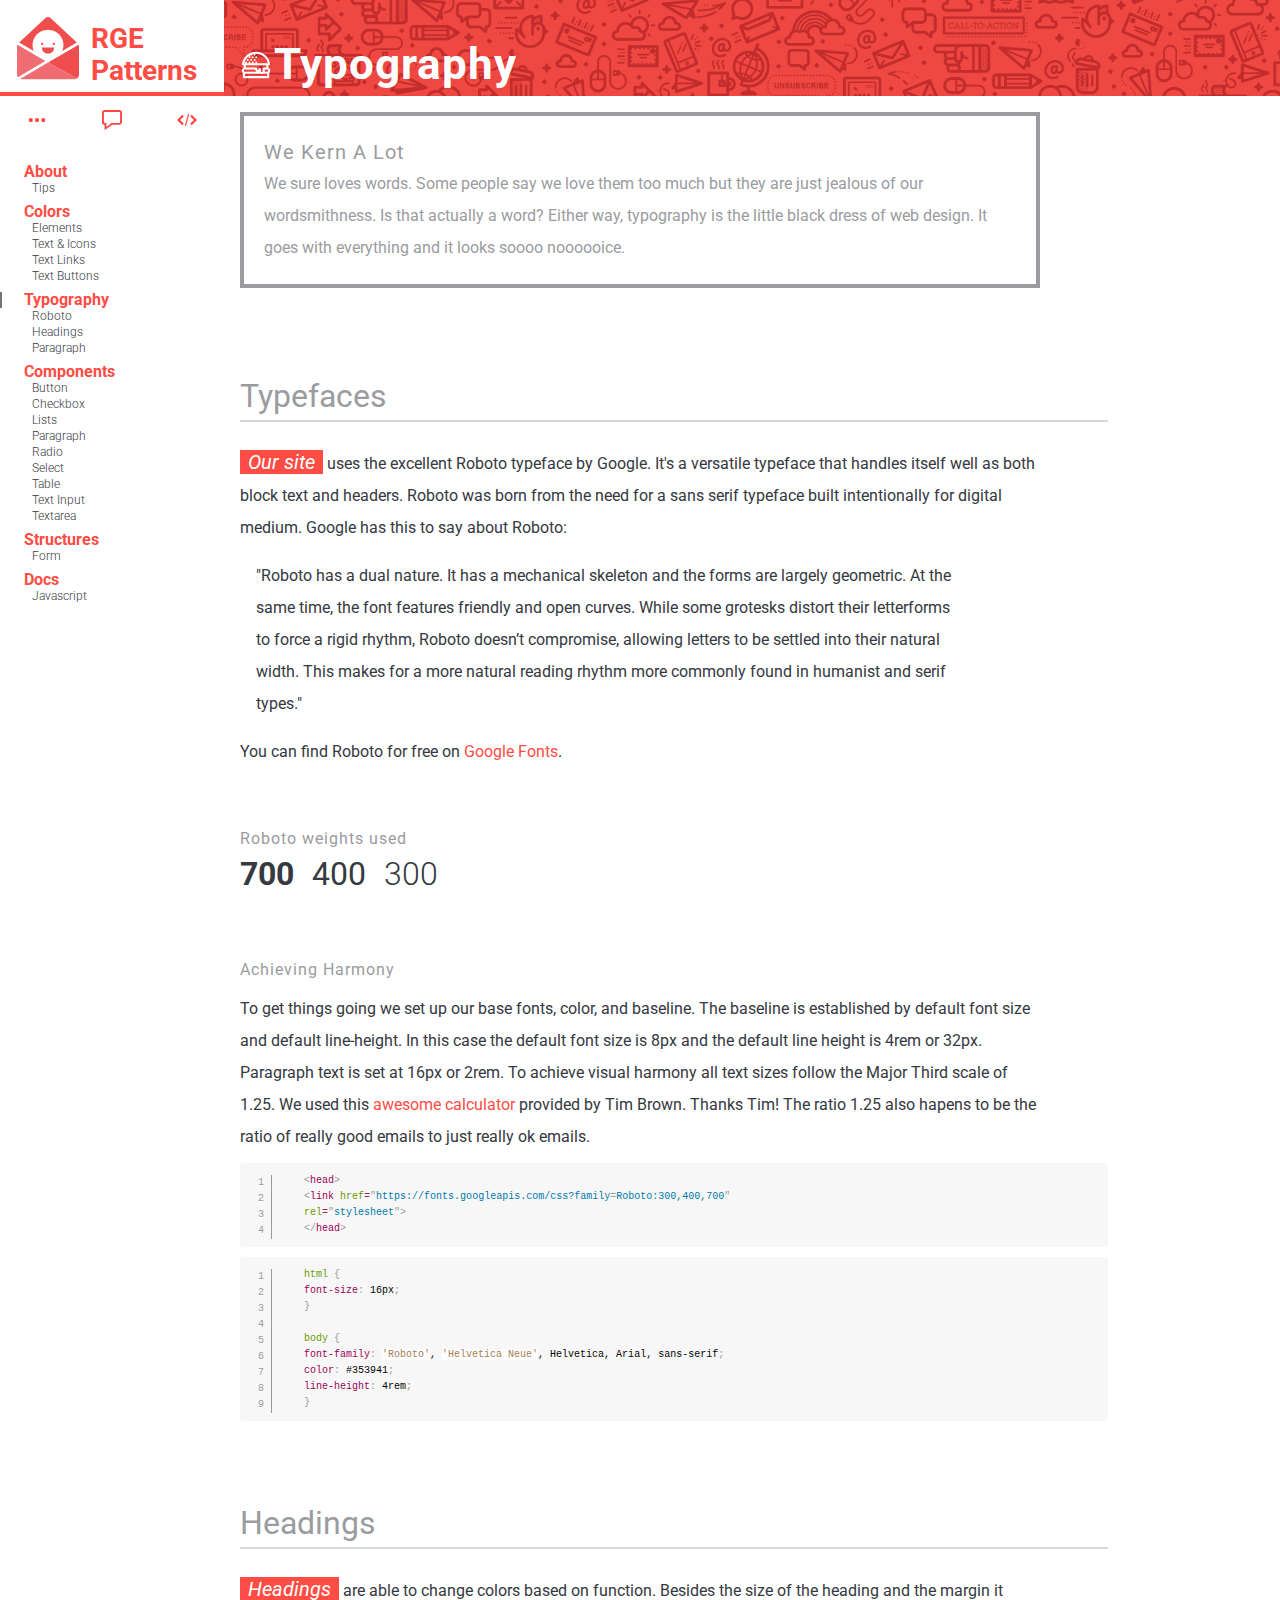
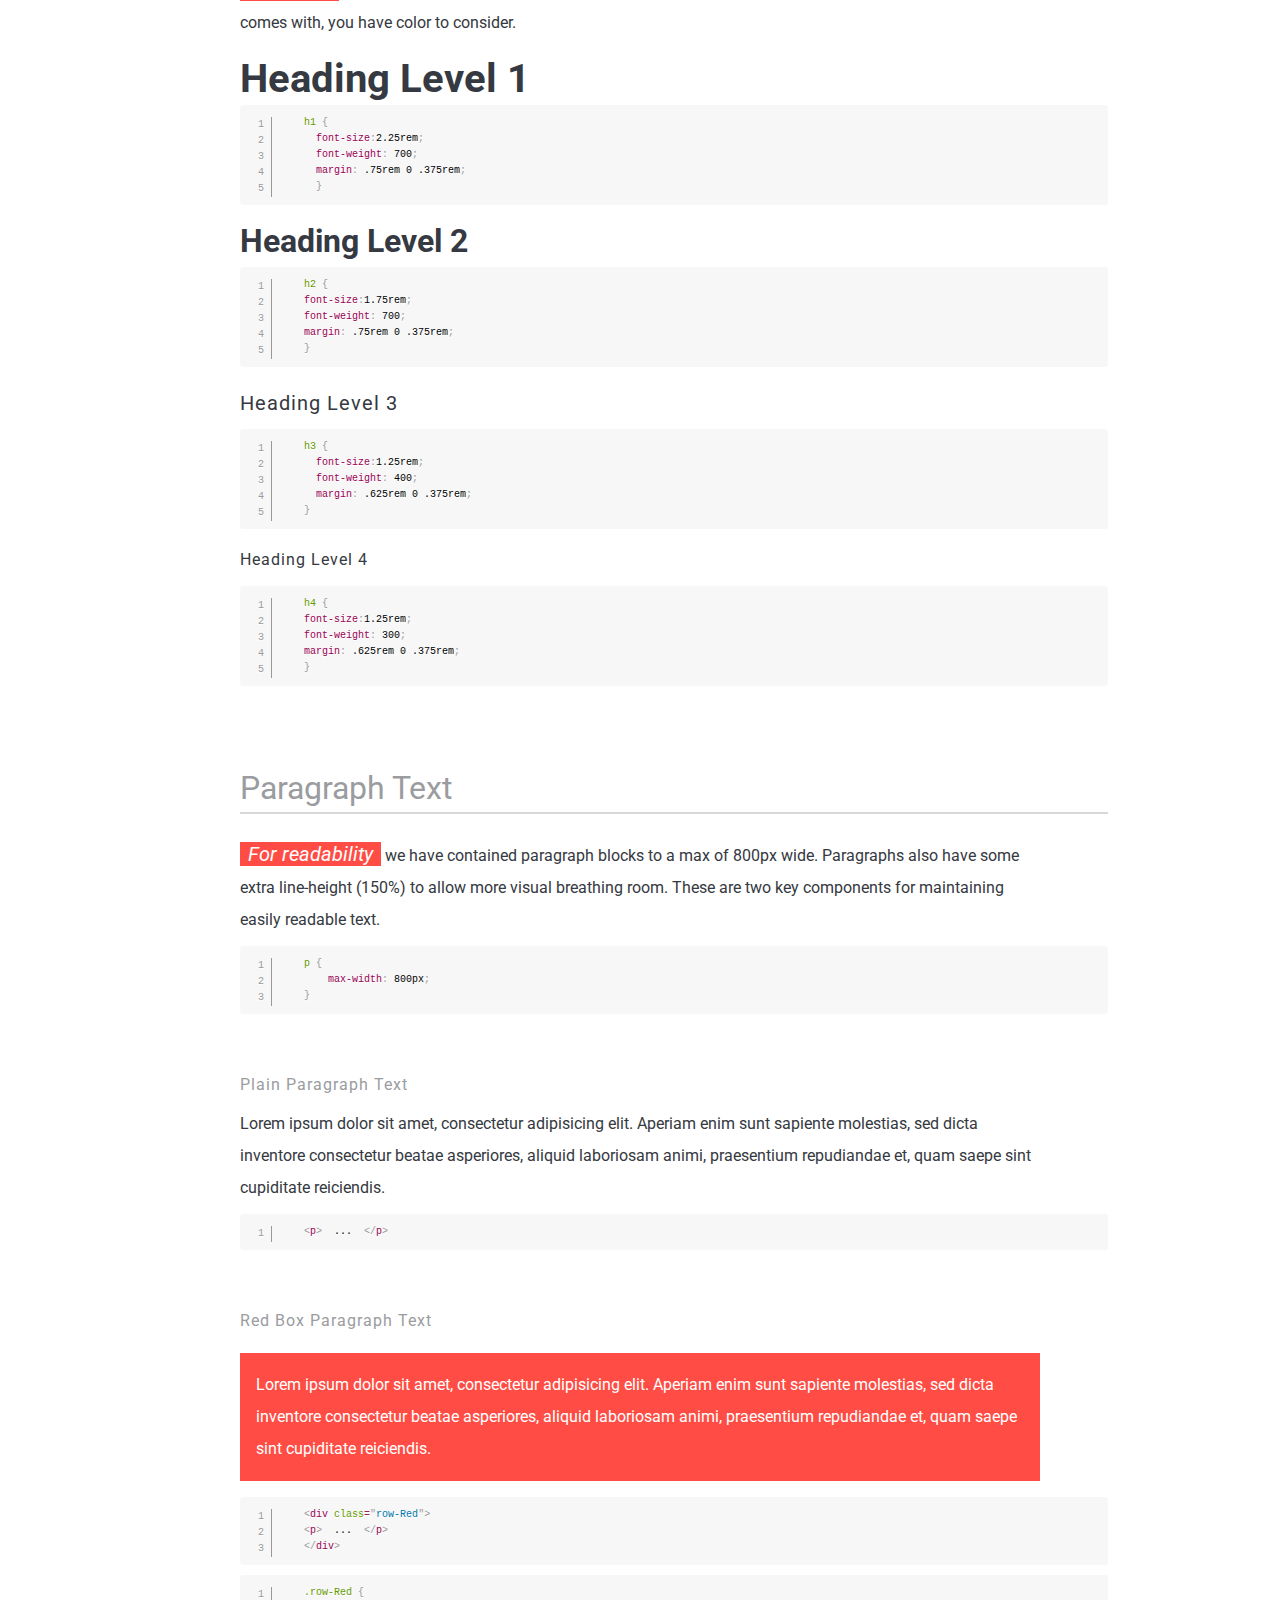
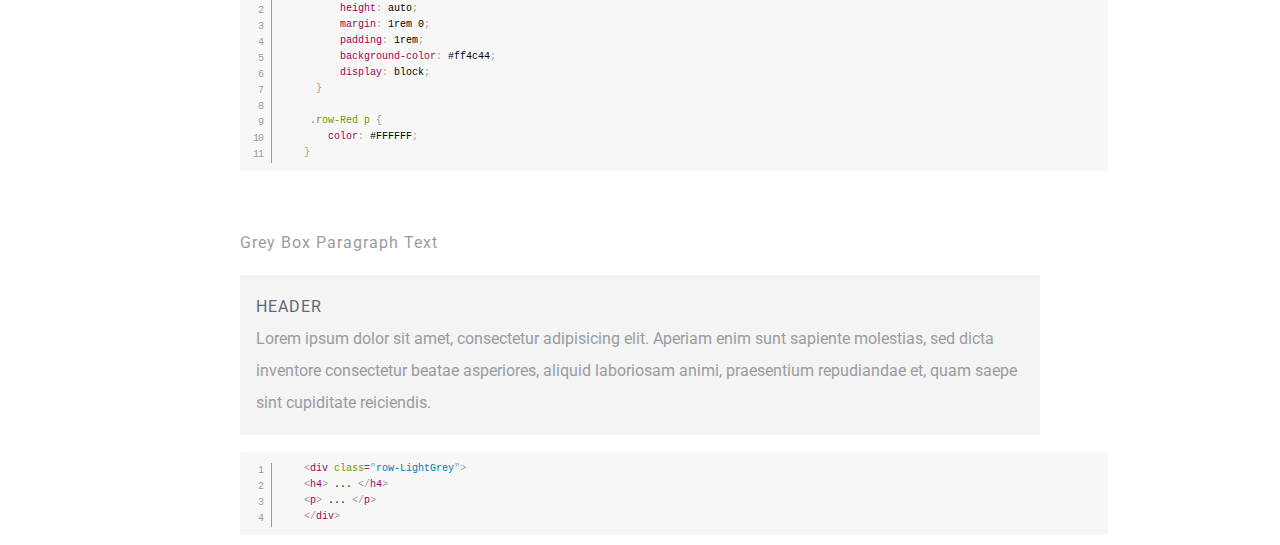
<file: typography.html>
<!doctype html>
<html lang="">
<head>

	<meta charset="utf-8">
	<meta http-equiv="x-ua-compatible" content="ie=edge">
	<meta name="viewport" content="width=device-width, initial-scale=1">

	<title></title>

	<!-- fabricator style -->
	<link rel="stylesheet" href="./css/f.css">
	<!-- /fabricator style -->

	<!-- prism styles -->
	<link rel="stylesheet" href="./css/prism.css">
	<!-- /prisms tyles -->

	<!-- toolkit styles -->
	<link rel="stylesheet" href="./css/toolkit.css">
	<!-- /toolkit styles -->

	<!-- custom fonts -->
	<link href="https://fonts.googleapis.com/css?family=Roboto:300,400,700" rel="stylesheet">
	<link href="https://fonts.googleapis.com/css?family=Open+Sans" rel="stylesheet">
	<!-- /custom fonts -->

	<!-- favicons -->
	<link rel="icon" type="image/png" href="../favicon.ico">
	<link rel="shortcut icon" href="http://reallygoodemails.com/wp-content/uploads/2014/10/favicon-32x322.png?v=2">
	<link rel="apple-touch-icon" href="http://reallygoodemails.com/wp-content/uploads/2014/10/apple-touch-icon-144x1441.png?v=2">
	<link rel="apple-touch-icon" href="http://reallygoodemails.com/wp-content/uploads/2014/10/apple-touch-icon-114x1141.png?v=2">
	<link rel="apple-touch-icon" href="http://reallygoodemails.com/wp-content/uploads/2014/10/apple-touch-icon-72x72.png?v=2">
	<!-- /favicons -->


</head>
<body>

		<!-- fabricator icons -->
		<svg style="display: none;">
			<symbol id="f-icon-code" viewBox="0 0 512 512">
				<path d="M377.3 121.3l-40.5 40.4 94.4 94.3-94.4 94.3 40.5 40.4L512 256zM134.7 121.3L0 256l134.7 134.7 40.5-40.4L80.8 256l94.4-94.3zM281.8 103.8zM230.183 408.16l-29.233-7.97 80.85-296.484 29.234 7.972z"/>
			</symbol>
			<symbol id="f-icon-notes" viewBox="0 0 512 512">
				<path d="M443.8 0H68.2C30.6 0 0 30.5 0 68v264.2c0 16.6 8.9 29.5 25.9 37.5 15.3 7.2 33.1 8.4 40.1 8.5V512l201.6-134h176.1c37.6 0 68.2-30.3 68.2-67.8V68c.1-37.5-30.5-68-68.1-68zM114 438V330H68.2c-11.1 0-19.2-8.8-19.2-19.8V68c0-11 8.2-20 19.2-20h375.5c11.1 0 19.2 9 19.2 20v242.2c0 11-8.2 19.8-19.2 19.8H244.2L114 438z"/>
			</symbol>
			<symbol id="f-icon-labels" viewBox="0 0 512 512">
				<path d="M304 280c0 13.2-10.8 24-24 24h-48c-13.2 0-24-10.8-24-24v-48c0-13.2 10.8-24 24-24h48c13.2 0 24 10.8 24 24v48zM464 280c0 13.2-10.8 24-24 24h-48c-13.2 0-24-10.8-24-24v-48c0-13.2 10.8-24 24-24h48c13.2 0 24 10.8 24 24v48zM144 280c0 13.2-10.8 24-24 24H72c-13.2 0-24-10.8-24-24v-48c0-13.2 10.8-24 24-24h48c13.2 0 24 10.8 24 24v48z"/>
			</symbol>
			<symbol id="f-icon-rge" viewBox="0 0 512 512">
				<defs><style>.a{fill:#f04d4e;}.b{fill:#ef6c72;}</style></defs><title>RGE-EmailIcon-01</title><path class="a" d="M256,109.45317a123.84214,123.84214,0,0,1,114.43216,171.065l116.29959-68.326-10.601-9.89716L280.45468,19.61039a37.13673,37.13673,0,0,0-48.90936,0L35.86911,202.29494l-10.601,9.89716,116.29967,68.326A123.84211,123.84211,0,0,1,256,109.45317Z"></path><path class="b" d="M11.90771,229.22456A43.49518,43.49518,0,0,0,8,246.7128V468.44138A37.13214,37.13214,0,0,0,14.68783,489.394L234.824,360.126l-13.662-8.05746-52.04036-30.52725Z"></path><path class="a" d="M206.48439,252a49.51562,49.51562,0,1,0,99.03123,0H206.48439Z"></path><circle class="a" cx="209.57912" cy="223.95802" r="9.28418"></circle><circle class="a" cx="302.4209" cy="223.95802" r="9.28418"></circle><path class="a" d="M500.09229,229.22455L342.852,321.5412l-52.014,30.52728-13.74109,8.0575-20.56836,12.07635L486.27557,500.033a37.94771,37.94771,0,0,0,11.03656-10.53345A37.47059,37.47059,0,0,0,504,468.44135V246.71277A43.49643,43.49643,0,0,0,500.09229,229.22455Z"></path><path class="b" d="M256.01324,372.50488L33.13788,503.65112A37.149,37.149,0,0,0,45.55865,506H466.44135a37.18641,37.18641,0,0,0,12.42725-2.34888,37.93733,37.93733,0,0,0,7.407-3.61816l-229.747-127.83063Z"></path>
			</symbol>
			<symbol id="f-icon-MenuWhite" viewBox="0 0 512 512">
				<defs><style>.c{fill:#FFFFFF;}</style></defs><title>hamburger</title><path class="c" d="M486,345.97085a51.08633,51.08633,0,0,0-32.91821-47.6101A49.028,49.028,0,0,0,454.41257,259.83h11.1479a16.76157,16.76157,0,0,0,16.62665-18.92994C467.56143,128.37078,370.85415,43.52661,257.24042,43.52661c-113.57961,0-210.29849,84.84416-224.946,197.37348A16.76157,16.76157,0,0,0,48.92173,259.83H60.07987a49.10534,49.10534,0,0,0,1.34171,38.53072A50.70273,50.70273,0,0,0,46.83,384.84826v63.98811H80.374V397.09219H324.86556a46.84078,46.84078,0,0,0,46.32436,0h62.92849v51.74419h33.544V384.87079A50.7925,50.7925,0,0,0,486,345.97085ZM168.27081,99.01975a14.24326,14.24326,0,0,0,10.488,4.65161A14.41367,14.41367,0,0,0,193.17155,89.247c0-.391-0.20132-0.72613-0.23476-1.11786a192.48446,192.48446,0,0,1,28.412-7.60323,14.122,14.122,0,0,0-3.23142,8.72109,14.41823,14.41823,0,1,0,28.83645,0,14.12431,14.12431,0,0,0-6.13868-11.47207c5.43439-.45793,10.90222-0.70429,16.42533-0.70429,90.32291,0,168.11186,62.92849,188.26066,149.21536H266.633a14.17226,14.17226,0,0,0,7.20058-12.21048,14.407,14.407,0,1,0-28.81393,0,14.1837,14.1837,0,0,0,7.2115,12.21048H212.85082a14.18291,14.18291,0,0,0,7.21218-12.21048,14.40731,14.40731,0,1,0-28.81461,0,14.18643,14.18643,0,0,0,7.18966,12.21048H159.06859a14.17368,14.17368,0,0,0,7.20058-12.21048,14.407,14.407,0,1,0-28.81393,0,14.19643,14.19643,0,0,0,7.20058,12.21048H105.28636a14.20709,14.20709,0,0,0,7.21218-12.21048,14.41277,14.41277,0,0,0-28.82553,0A14.19643,14.19643,0,0,0,90.8736,226.286H68.99136C82.029,170.49121,119.2296,124.59134,168.27081,99.01975Zm-88.657,264.52841a17.57152,17.57152,0,0,1,0-35.143h27.24906c0.27981,0.01092.57053,0.0894,0.86126,0.0894H241.13926a46.74523,46.74523,0,0,0,27.97588,35.05362H79.61377Zm282.95538-51.82563V355.33a14.34589,14.34589,0,0,1-28.69177,0V320.62311a16.772,16.772,0,0,0-33.544,0l-0.04436,1.03938a13.15925,13.15925,0,0,1-26.27656-1.03938v-8.90058a16.77765,16.77765,0,0,0-16.772-16.772H108.58467c-0.2682-.01092-0.548-0.02252-0.80461-0.02252a17.54912,17.54912,0,0,1,.10032-35.098H406.14253c0.1904,0.01092.36921,0.01092,0.53709,0.01092a17.55484,17.55484,0,0,1-.06688,35.10958H379.34116A16.77809,16.77809,0,0,0,362.56915,311.72253Zm72.32043,51.82563H395.28536a47.4079,47.4079,0,0,0,.82782-8.21812V328.49455h10.67769c0.14536,0,.29073-0.01092.45861-0.01092,0.23476,0,.44769-0.06756.68246-0.07848h26.95765A17.57151,17.57151,0,0,1,434.88958,363.54816Z"/><path class="c" d="M451.0134,467.46831H63.479a16.77247,16.77247,0,0,1,0-33.544H451.0134A16.77247,16.77247,0,0,1,451.0134,467.46831Z"/><circle class="c" cx="124.26663" cy="175.71535" r="14.79852"/><circle class="c" cx="180.38558" cy="175.71535" r="14.79852"/><circle class="c" cx="235.25058" cy="175.71535" r="14.79852"/><circle class="c" cx="258.54504" cy="132.04818" r="14.79852"/><circle class="c" cx="203.68005" cy="132.04818" r="14.79852"/><circle class="c" cx="154.18585" cy="132.04818" r="14.79852"/>
			</symbol>
			<symbol id="f-icon-menu" viewBox="0 0 512 512">
				<defs><style></style></defs><title>hamburger</title><path class="a" d="M486,345.97085a51.08633,51.08633,0,0,0-32.91821-47.6101A49.028,49.028,0,0,0,454.41257,259.83h11.1479a16.76157,16.76157,0,0,0,16.62665-18.92994C467.56143,128.37078,370.85415,43.52661,257.24042,43.52661c-113.57961,0-210.29849,84.84416-224.946,197.37348A16.76157,16.76157,0,0,0,48.92173,259.83H60.07987a49.10534,49.10534,0,0,0,1.34171,38.53072A50.70273,50.70273,0,0,0,46.83,384.84826v63.98811H80.374V397.09219H324.86556a46.84078,46.84078,0,0,0,46.32436,0h62.92849v51.74419h33.544V384.87079A50.7925,50.7925,0,0,0,486,345.97085ZM168.27081,99.01975a14.24326,14.24326,0,0,0,10.488,4.65161A14.41367,14.41367,0,0,0,193.17155,89.247c0-.391-0.20132-0.72613-0.23476-1.11786a192.48446,192.48446,0,0,1,28.412-7.60323,14.122,14.122,0,0,0-3.23142,8.72109,14.41823,14.41823,0,1,0,28.83645,0,14.12431,14.12431,0,0,0-6.13868-11.47207c5.43439-.45793,10.90222-0.70429,16.42533-0.70429,90.32291,0,168.11186,62.92849,188.26066,149.21536H266.633a14.17226,14.17226,0,0,0,7.20058-12.21048,14.407,14.407,0,1,0-28.81393,0,14.1837,14.1837,0,0,0,7.2115,12.21048H212.85082a14.18291,14.18291,0,0,0,7.21218-12.21048,14.40731,14.40731,0,1,0-28.81461,0,14.18643,14.18643,0,0,0,7.18966,12.21048H159.06859a14.17368,14.17368,0,0,0,7.20058-12.21048,14.407,14.407,0,1,0-28.81393,0,14.19643,14.19643,0,0,0,7.20058,12.21048H105.28636a14.20709,14.20709,0,0,0,7.21218-12.21048,14.41277,14.41277,0,0,0-28.82553,0A14.19643,14.19643,0,0,0,90.8736,226.286H68.99136C82.029,170.49121,119.2296,124.59134,168.27081,99.01975Zm-88.657,264.52841a17.57152,17.57152,0,0,1,0-35.143h27.24906c0.27981,0.01092.57053,0.0894,0.86126,0.0894H241.13926a46.74523,46.74523,0,0,0,27.97588,35.05362H79.61377Zm282.95538-51.82563V355.33a14.34589,14.34589,0,0,1-28.69177,0V320.62311a16.772,16.772,0,0,0-33.544,0l-0.04436,1.03938a13.15925,13.15925,0,0,1-26.27656-1.03938v-8.90058a16.77765,16.77765,0,0,0-16.772-16.772H108.58467c-0.2682-.01092-0.548-0.02252-0.80461-0.02252a17.54912,17.54912,0,0,1,.10032-35.098H406.14253c0.1904,0.01092.36921,0.01092,0.53709,0.01092a17.55484,17.55484,0,0,1-.06688,35.10958H379.34116A16.77809,16.77809,0,0,0,362.56915,311.72253Zm72.32043,51.82563H395.28536a47.4079,47.4079,0,0,0,.82782-8.21812V328.49455h10.67769c0.14536,0,.29073-0.01092.45861-0.01092,0.23476,0,.44769-0.06756.68246-0.07848h26.95765A17.57151,17.57151,0,0,1,434.88958,363.54816Z"/><path class="a" d="M451.0134,467.46831H63.479a16.77247,16.77247,0,0,1,0-33.544H451.0134A16.77247,16.77247,0,0,1,451.0134,467.46831Z"/><circle class="a" cx="124.26663" cy="175.71535" r="14.79852"/><circle class="a" cx="180.38558" cy="175.71535" r="14.79852"/><circle class="a" cx="235.25058" cy="175.71535" r="14.79852"/><circle class="a" cx="258.54504" cy="132.04818" r="14.79852"/><circle class="a" cx="203.68005" cy="132.04818" r="14.79852"/><circle class="a" cx="154.18585" cy="132.04818" r="14.79852"/>
			</symbol>
			<symbol id="f-icon-settings" viewBox="0 0 512 512">
				<path d="M256 377.3c-67.5 0-121.6-53.9-121.6-121.3s54-121.3 121.6-121.3S377.6 188.6 377.6 256 323.5 377.3 256 377.3zm0-215.6c-52.7 0-94.6 41.8-94.6 94.3s41.9 94.3 94.6 94.3 94.6-41.8 94.6-94.3-41.9-94.3-94.6-94.3zM293.2 512h-72.9L200 450c-13.5-4-27-9.4-39.2-16.2l-59.4 29.6L50 412.3 79.7 353c-6.8-12.1-12.2-25.6-16.2-39.1L0 292.4v-72.8l62.1-20.2c4.1-13.5 9.5-26.9 16.2-39.1L48.6 101 100 49.9l59.4 29.6c12.2-6.7 25.7-12.1 39.2-16.2L220.2 0h72.9l20.3 62c13.5 4 27 9.4 39.2 16.2L412 48.5l51.3 51.2-29.7 59.3c6.8 12.1 12.2 25.6 16.2 39.1l62.1 20.2V291l-62.1 20.2c-4.1 13.5-9.5 26.9-16.2 39.1l29.7 59.3-51.3 51.2-59.4-29.6c-12.2 6.7-25.7 12.1-39.2 16.2L293.2 512zm-54.1-26.9h35.1l18.9-57.9 6.8-1.3c16.2-4 31.1-10.8 45.9-18.9l6.8-4 54 26.9 24.3-24.3-27-53.9 4.1-6.7c8.1-13.5 14.9-29.6 18.9-45.8l1.4-6.7 58.1-18.9v-35l-58.1-18.9-1.4-6.7c-4.1-16.2-10.8-31-18.9-45.8l-4.1-6.7 27-53.9-24.3-24.3-54 26.9-6.8-4c-14.8-8.2-29.7-14.9-45.9-19l-6.8-1.3L274.2 27h-35.1l-18.9 57.9-6.8 1.3c-16.2 4-31.1 10.8-45.9 18.9l-6.8 4-54-26.9-24.3 24.3 27 53.9-4.1 6.7c-8.1 13.5-14.9 29.6-18.9 45.8l-1.4 6.7-58 18.9v35l58.1 18.9 1.4 6.7c4.1 16.2 10.8 31 18.9 45.8l4.1 6.7-27 53.9 24.3 24.3 54-26.9 6.8 4c14.9 8.1 29.7 14.8 45.9 18.9l6.8 1.3 18.8 58z"/>
			</symbol>
		</svg>
		<!-- /fabricator icons -->
		<!-- fabricator menu -->
		<div class="f-menu">
				<a href="http://reallygoodemails.github.io/RGE-patternlibrary/index.html" class="menu-Link">
					<div class="f-control-bar-alt">
						<div class="f-control f-menu-notoggle">
							<svg>
								<use xlink:href="#f-icon-rge" />
							</svg> 
						</div>
						<div class="f-control f-menu-notoggle">
							<h2 >RGE Patterns</h2>
						</div>
					</div>
				</a>
		
			<div class="f-controls">
				<div class="f-control f-global-control" data-f-toggle-control="labels" title="Toggle Labels">
					<svg>
						<use xlink:href="#f-icon-labels" />
					</svg>
				</div>
				<div class="f-control f-global-control" data-f-toggle-control="notes" title="Toggle Notes">
					<svg>
						<use xlink:href="#f-icon-notes" />
					</svg>
				</div>
				<div class="f-control f-global-control" data-f-toggle-control="code" title="Toggle Code">
					<svg>
						<use xlink:href="#f-icon-code" />
					</svg>
				</div>
			</div>
		
			<ul>
		
				<li>
					<a href="index.html" class="f-menu__heading">About</a>
					<ul>
						<li>
							<a href="index.html#about-Tips">Tips</a>
						</li>
					</ul>
				</li>

				<li>
					<a href="colors.html" class="f-menu__heading">Colors</a>
					<ul>
						<li>
							<a href="colors.html#color-Elements">Elements</a>
						</li>
						<li>
							<a href="colors.html#color-Icons">Text &amp; Icons</a>
						</li>
						<li>
							<a href="colors.html#color-TextLinks">Text Links</a>
						</li>
						<li>
							<a href="colors.html#color-TextButtons">Text Buttons</a>
						</li>
					</ul>
				</li>
				
				<li>
					<a href="typography.html" class="f-menu__heading">Typography</a>
					<ul>
						<li>
							<a href="typography.html#typography-Roboto">Roboto</a>
						</li>
						<li>
							<a href="typography.html#typography-Headings">Headings</a>
						</li>
						<li>
							<a href="typography.html#typography-ParagraphText">Paragraph</a>
						</li>
					</ul>
				</li>
		
				<li>
					<a href="components.html" class="f-menu__heading">Components</a>
					<ul>
						<li>
							<a href="components.html#button">Button</a>
						</li>
						<li>
							<a href="components.html#checkbox">Checkbox</a>
						</li>
						<li>
							<a href="components.html#lists">Lists</a>
						</li>
						<li>
							<a href="components.html#paragraph">Paragraph</a>
						</li>
						<li>
							<a href="components.html#radio">Radio</a>
						</li>
						<li>
							<a href="components.html#select">Select</a>
						</li>
						<li>
							<a href="components.html#table">Table</a>
						</li>
						<li>
							<a href="components.html#text-input">Text Input</a>
						</li>
						<li>
							<a href="components.html#textarea">Textarea</a>
						</li>
					</ul>
				</li>
				<li>
					<a href="structures.html" class="f-menu__heading">Structures</a>
					<ul>
						<li>
							<a href="structures.html#form">Form</a>
						</li>
					</ul>
				</li>
		
				<li>
					<a href="docs.html" class="f-menu__heading">Docs</a>
					<ul>
						<li>
							<a href="docs.html#javascript">Javascript</a>
						</li>
					</ul>
				</li>
		
			</ul>
		
		
		</div>
		<!-- /fabricator menu -->
		<div class="f-container">

			<div class="banner-Image">
				<div class="f-control f-menu-toggle icon-Menu">
					<svg>
						<use xlink:href="#f-icon-MenuWhite" />
					</svg> 
					<!-- <h1>Typography</h1> -->
				</div>
				<h1>Typography</h1>

			</div>


<!-- 			<div class="f-control-bar">
				<div class="f-control f-menu-toggle icon-Menu">
					<svg>
						<use xlink:href="#f-icon-menu" />
					</svg> 
				</div>
			</div> -->
<main>
<div class="row-ParagraphBox row-LightGreyOutline">
<h3>We Kern A Lot</h3>
<p>We sure loves words. Some people say we love them too much but they are just jealous of our wordsmithness. Is that actually a word? Either way, typography is the little black dress of web design. It goes with everything and it looks soooo noooooice.</p>
</div>

<section id="typography-Roboto">
<h2 class="subsection-PatternLibrary">Typefaces</h2>
<p><span class="text-UpperCase">Our site</span> uses the excellent Roboto typeface by Google. It's a versatile typeface that handles itself well as both block text and headers. Roboto was born from the need for a sans serif typeface built intentionally for digital medium. Google has this to say about Roboto:</p>
<p class="quote">"Roboto has a dual nature. It has a mechanical skeleton and the forms are largely geometric. At the same time, the font features friendly and open curves. While some grotesks distort their letterforms to force a rigid rhythm, Roboto doesn’t compromise, allowing letters to be settled into their natural width. This makes for a more natural reading rhythm more commonly found in humanist and serif types."</p>
<p>You can find Roboto for free on <a href="https://fonts.google.com/specimen/Roboto?query=Roboto">Google Fonts</a>.</p>
<h4 class="subsection-PatternLibrary">Roboto weights used</h4>
<span class="font-Weight700">700</span>
<span class="font-Weight400">400</span>
<span class="font-Weight300">300</span>
<h4 class="subsection-PatternLibrary">Achieving Harmony</h4>
<p>To get things going we set up our base fonts, color, and baseline. The baseline is established by default font size and default line-height. In this case the default font size is 8px and the default line height is 4rem or 32px. Paragraph text is set at 16px or 2rem. To achieve visual harmony all text sizes follow the Major Third scale of 1.25. We used this <a href="http://www.modularscale.com/?16&px&1.25&js&table">awesome calculator</a> provided by Tim Brown. Thanks Tim! The ratio 1.25 also hapens to be the ratio of really good emails to just really ok emails.</p>
<blockquote>
	<pre class="line-numbers language-html"><code>
	&lt;head>
	&lt;link href="https://fonts.googleapis.com/css?family=Roboto:300,400,700" rel="stylesheet">
	&lt;/head>
	</code></pre>
</blockquote>
<blockquote>
	<pre class="line-numbers language-css"><code>
	html {
	font-size: 16px;
	}

	body {
	font-family: 'Roboto', 'Helvetica Neue', Helvetica, Arial, sans-serif;
	color: #353941; 
	line-height: 4rem;
	}
	</code></pre>
</blockquote>
</section>

<section id="typography-Headings">
<h2 class="subsection-PatternLibrary">Headings</h2>
<p><span class="text-UpperCase">Headings</span> are able to change colors based on function. Besides the size of the heading and the margin it comes with, you have color to consider.</p>
<h1>Heading Level 1</h1>
<blockquote >
  <pre class="line-numbers language-css"><code>h1 {
  font-size:2.25rem;
  font-weight: 700; 
  margin: .75rem 0 .375rem;
  }</code></pre>
</blockquote>

<h2>Heading Level 2</h2>
<blockquote >
  <pre class="line-numbers language-css"><code>
  h2 {
  font-size:1.75rem;
  font-weight: 700; 
  margin: .75rem 0 .375rem;
  }</code></pre>
</blockquote>

<h3>Heading Level 3</h3>
<blockquote >
  <pre class="line-numbers language-css"><code>
  h3 {
  font-size:1.25rem;
  font-weight: 400; 
  margin: .625rem 0 .375rem;
}</code></pre>
</blockquote>

<h4>Heading Level 4</h4>
<blockquote >
  <pre class="line-numbers language-css"><code>
  h4 {
  font-size:1.25rem;
  font-weight: 300; 
  margin: .625rem 0 .375rem;
  }</code></pre>
</blockquote>
</section>

<section id="typography-ParagraphText">
<h2 class="subsection-PatternLibrary">Paragraph Text</h2>
<p><span class="text-UpperCase">For readability</span> we have contained paragraph blocks to a max of 800px wide. Paragraphs also have some extra line-height (150%) to allow more visual breathing room. These are two key components for maintaining easily readable text.</p>
<blockquote >
	<pre class="line-numbers language-css"><code>
	p {
    max-width: 800px;
	}
	</code></pre>
</blockquote>
<h4 class="subsection-PatternLibrary" data-f-toggle="labels">Plain Paragraph Text</h4>
<p> Lorem ipsum dolor sit amet, consectetur adipisicing elit. Aperiam enim sunt sapiente molestias, sed dicta inventore consectetur beatae asperiores, aliquid laboriosam animi, praesentium repudiandae et, quam saepe sint cupiditate reiciendis. </p>
<blockquote >
  <pre class="line-numbers language-html">
  <code>
  &lt;p>  ...  &lt;/p>
  </code></pre>
</blockquote>

<h4 class="subsection-PatternLibrary" data-f-toggle="labels">Red Box Paragraph Text</h4>
<div class="row-ParagraphBox row-Red">
<p>Lorem ipsum dolor sit amet, consectetur adipisicing elit. Aperiam enim sunt sapiente molestias, sed dicta inventore consectetur beatae asperiores, aliquid laboriosam animi, praesentium repudiandae et, quam saepe sint cupiditate reiciendis.</p>
</div>
<blockquote >
  <pre class="line-numbers language-html"><code>
  &lt;div class="row-Red">
  &lt;p>  ...  &lt;/p>
  &lt;/div>
  </code></pre>
  <pre class="line-numbers language-css"><code>
	  .row-Red {
	  	height: auto;
	  	margin: 1rem 0;
	  	padding: 1rem;
	  	background-color: #ff4c44;
	  	display: block;
	  }

	 .row-Red p {
	    color: #FFFFFF;
	}
	</code></pre>
</blockquote>

<h4 class="subsection-PatternLibrary" data-f-toggle="labels">Grey Box Paragraph Text</h4>
<div class="row-ParagraphBox row-LightGrey">
<h4> Header </h4>
<p>Lorem ipsum dolor sit amet, consectetur adipisicing elit. Aperiam enim sunt sapiente molestias, sed dicta inventore consectetur beatae asperiores, aliquid laboriosam animi, praesentium repudiandae et, quam saepe sint cupiditate reiciendis.</p>
</div>
<blockquote >
  <pre class="line-numbers language-html"><code>
  &lt;div class="row-LightGrey">
  &lt;h4> ... &lt;/h4>
  &lt;p> ... &lt;/p>
  &lt;/div>
  </code></pre>
</blockquote>
</section>


		</div>
	<script src="./js/f.js"></script>

	<!-- toolkit scripts -->
	<script src="./js/toolkit.js"></script>
	<!-- /toolkit scripts -->
	<!-- prism scripts -->
	<script src="./js/prism.js"></script>
	<!-- /prism scripts -->
	<script type="text/javascript">
	// Optional
	Prism.plugins.NormalizeWhitespace.setDefaults({
		'remove-trailing': true,
		'remove-indent': true,
		'left-trim': true,
		'right-trim': true,
		'break-lines': 80,
		'indent': 1,
		'remove-initial-line-feed': false,
		'tabs-to-spaces': 4,
		'spaces-to-tabs': 4
	});
	</script>

	<!-- calling jquery for smooth scrolling -->
	<script src="https://ajax.googleapis.com/ajax/libs/jquery/2.2.4/jquery.min.js"></script>
	<!-- /calling jquery for smooth scrolling -->

	<!-- calling smooth scrolling function -->
	<script>
	$(function() {
	  $('a[href*="#"]:not([href="#"])').click(function() {
	    if (location.pathname.replace(/^\//,'') == this.pathname.replace(/^\//,'') && location.hostname == this.hostname) {
	      var target = $(this.hash);
	      target = target.length ? target : $('[name=' + this.hash.slice(1) +']');
	      if (target.length) {
	        $('html, body').animate({
	          scrollTop: target.offset().top
	        }, 1000);
	        return false;
	      }
	    }
	  });
	});
	</script>
	<!-- /calling smooth scrolling function -->


</main>
</body>
</html>
</file>
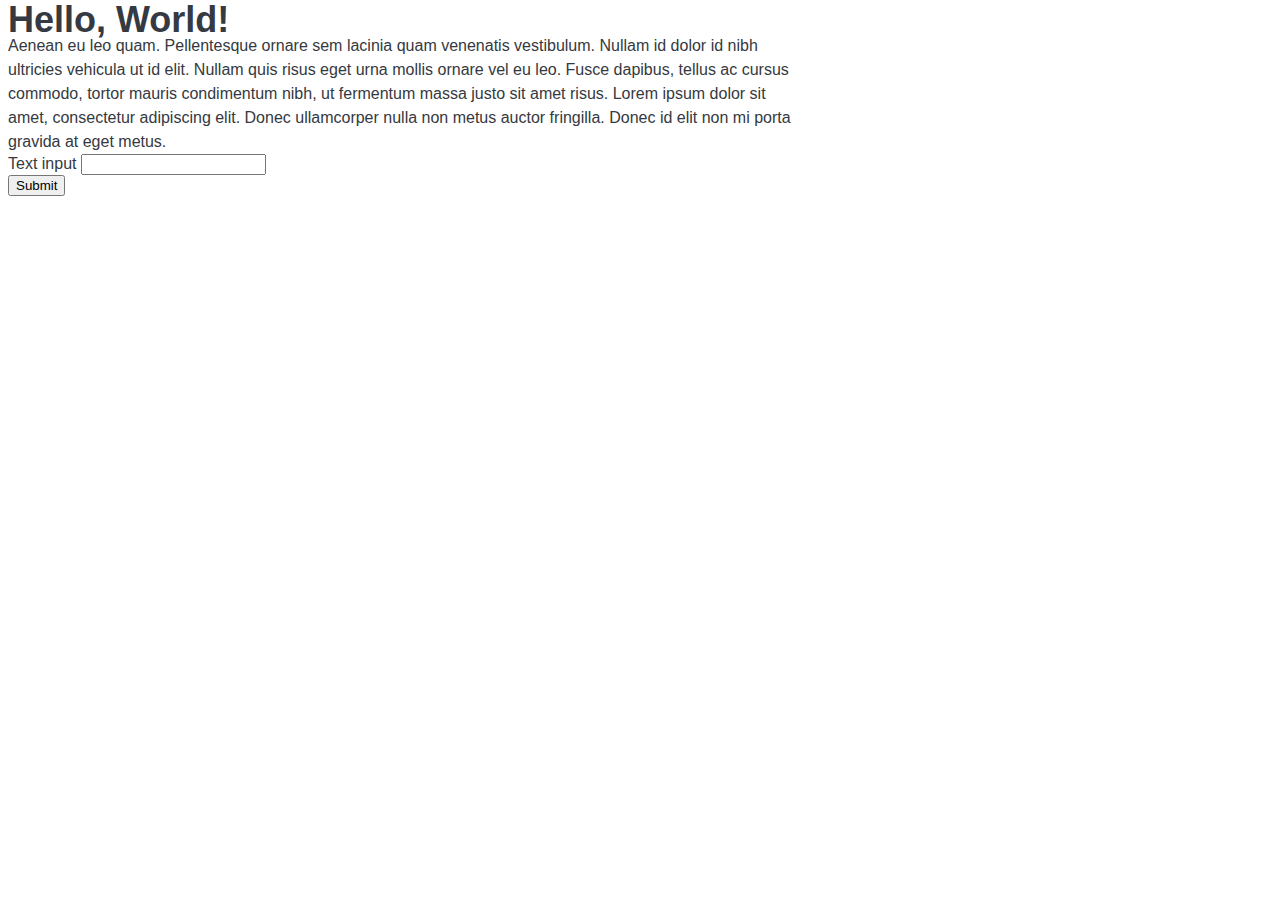
<file: pages/home.html>
<!doctype html>
<html lang="">
<head>

	<meta charset="utf-8">
	<meta http-equiv="x-ua-compatible" content="ie=edge">
	<meta name="viewport" content="width=device-width, initial-scale=1">

	<title></title>

	

	<!-- toolkit styles -->
	<link rel="stylesheet" href="../assets/toolkit/styles/toolkit.css">
	<!-- /toolkit styles -->

</head>
<body>



	<h1>Hello, World!</h1>

<p>Aenean eu leo quam. Pellentesque ornare sem lacinia quam venenatis vestibulum. Nullam id dolor id nibh ultricies vehicula ut id elit. Nullam quis risus eget urna mollis ornare vel eu leo. Fusce dapibus, tellus ac cursus commodo, tortor mauris condimentum nibh, ut fermentum massa justo sit amet risus. Lorem ipsum dolor sit amet, consectetur adipiscing elit. Donec ullamcorper nulla non metus auctor fringilla. Donec id elit non mi porta gravida at eget metus.</p>
<div>
	<form action="">
		<div>
			<label for="textInput">Text input</label>
			<input type="text" id="textInput" />	</div>
		<button class="button">Submit</button></form></div>




	<!-- toolkit scripts -->
	<script src="../assets/toolkit/scripts/toolkit.js"></script>
	<!-- /toolkit scripts -->

</body>
</html>
</file>
<file: assets/fabricator/styles/f.css>
/**
 * Fabricator styles
 * @author Luke Askew
 * Class selectors are namespaced with "f-"
 */
/**
 * Github-like theme for Prism.js
 * @author Luke Askew http://github.com/lukeaskew
 */
code,
code[class*='language-'],
pre[class*='language-'] {
  color: #333;
  text-align: left;
  white-space: pre;
  word-spacing: normal;
  -moz-tab-size: 4;
       tab-size: 4;
  -webkit-hyphens: none;
      -ms-hyphens: none;
          hyphens: none;
  font-family: Consolas, 'Liberation Mono', Menlo, Courier, monospace;
  line-height: 1.4;
  direction: ltr;
  cursor: text;
  letter-spacing: normal; }

pre[class*='language-'] {
  overflow: auto;
  margin: 1em 0;
  padding: 1.2em;
  border-radius: 3px;
  font-size: 85%; }

p code,
li code,
table code {
  margin: 0;
  border-radius: 3px;
  padding: 0.2em 0;
  font-size: 85%; }
  p code:before, p code:after,
  li code:before,
  li code:after,
  table code:before,
  table code:after {
    letter-spacing: -0.2em;
    content: '\00a0'; }

code,
:not(pre) > code[class*='language-'],
pre[class*='language-'] {
  background: #f7f7f7; }

:not(pre) > code[class*='language-'] {
  padding: 0.1em;
  border-radius: 0.3em; }

.token.comment, .token.prolog, .token.doctype, .token.cdata {
  color: #969896; }

.token.punctuation, .token.string, .token.atrule, .token.attr-value {
  color: #183691; }

.token.property, .token.tag {
  color: #63a35c; }

.token.boolean, .token.number {
  color: #0086b3; }

.token.selector, .token.attr-name,
.token.attr-value .punctuation:first-child, .token.keyword, .token.regex, .token.important {
  color: #a71d5d; }

.token.operator, .token.entity, .token.url,
.language-css .token.string {
  color: #a71d5d; }

.token.entity {
  cursor: help; }

.namespace {
  opacity: 0.7; }

.f-color-chips {
  display: flex;
  flex-wrap: wrap; }

.f-color-chip {
  flex-grow: 1;
  flex-shrink: 0;
  flex-basis: 100%;
  border-top-width: 8em;
  border-top-style: solid;
  border-bottom-width: 0;
  border-bottom-style: solid;
  background-color: #fff;
  font-weight: 700;
  font-size: 0.75em;
  padding: 1em;
  margin-bottom: 2em; }
  @media (min-width: 60em) {
    .f-color-chip {
      flex-basis: 13em; } }
  .f-color-chip .f-color-chip__color {
    background-color: #fff;
    content: attr(data-color);
    font-weight: 400; }

.f-controls {
  box-sizing: border-box; }
  .f-controls:after {
    clear: both; }
  .f-controls:before, .f-controls:after {
    display: table;
    content: ' '; }
  .f-controls .f-control {
    display: block;
    float: left;
    text-align: center;
    width: 33.33333%;
    margin: 0;
    padding: 1rem 0; }
    .f-controls .f-control.f-active {
      box-shadow: inset 0 0.25rem 0 0 #FE4742; }
      .f-controls .f-control.f-active use {
        fill: #FE4742; }
    .f-controls .f-control svg {
      vertical-align: middle; }
      .f-controls .f-control svg use {
        fill: #FE4742; }

.f-control {
  box-sizing: border-box;
  display: inline-block;
  cursor: pointer;
  margin-left: 0.66rem; }
  .f-control:first-child {
    margin-left: 0; }
  .f-control svg {
    width: 1.25rem;
    height: 1.25rem; }
    .f-control svg use {
      fill: #FE4742; }

.f-control-bar {
  padding: 1rem 0; }
  .f-control-bar:after {
    clear: both; }
  .f-control-bar:before, .f-control-bar:after {
    display: table;
    content: ' '; }

.f-menu-toggle {
  cursor: pointer;
  vertical-align: middle; }
  .f-menu-toggle svg {
    display: block;
    float: left;
    margin-bottom: -1px; }

.f-item-group {
  margin-top: 3rem;
  margin-bottom: 3rem;
  padding-bottom: 3rem;
  border-bottom: 1px solid #cccccc; }
  .f-item-group:after {
    clear: both; }
  .f-item-group:before, .f-item-group:after {
    display: table;
    content: ' '; }
  .f-item-group:last-child {
    border-bottom: 0;
    margin-bottom: 0; }
  .f-item-group ~ .f-item-group {
    margin-top: 0; }
  .f-item-group > .f-item-group {
    padding-bottom: 1.5rem;
    margin-bottom: 1.5rem;
    border-bottom: 0; }
    .f-item-group > .f-item-group:first-of-type {
      margin-top: 0; }
    .f-item-group > .f-item-group:last-child {
      margin-bottom: 0;
      padding-bottom: 0; }

.f-item-code {
  margin-top: 2rem; }

.f-item-preview:after {
  clear: both; }

.f-item-preview:before, .f-item-preview:after {
  display: table;
  content: ' '; }

.f-item-border-bottom {
  border-bottom: 1px solid #cccccc; }

.f-item-heading-group {
  margin-bottom: 2rem;
  vertical-align: middle; }
  .f-item-heading-group:after {
    clear: both; }
  .f-item-heading-group:before, .f-item-heading-group:after {
    display: table;
    content: ' '; }

.f-item-heading {
  margin-top: 0;
  margin-bottom: 0;
  display: inline-block;
  vertical-align: middle;
  line-height: 1; }

.f-item-controls {
  display: inline-block;
  vertical-align: middle;
  margin-left: 0.5rem; }
  .f-item-controls .f-control {
    width: 1.25rem;
    height: 1.25rem;
    display: block;
    float: left; }
    .f-item-controls .f-control:hover use {
      fill: #FE4742; }
    .f-item-controls .f-control use {
      fill: #FE4742; }

.f-item-hidden {
  display: none; }

.f-item-notes {
  font-size: 0.875rem; }

html {
  height: 100%; }
  html.f-menu-active {
    overflow: hidden; }
    @media (min-width: 60em) {
      html.f-menu-active {
        overflow: auto; } }

body {
  margin: 0;
  position: relative; }
  .f-menu-active body {
    width: 100%;
    height: 100%;
    overflow: hidden; }
    @media (min-width: 60em) {
      .f-menu-active body {
        overflow: auto;
        height: auto; } }

.f-container {
  box-sizing: border-box;
  position: relative;
  padding: 0 1em;
  z-index: 0;
  min-height: 100vh; 
  -webkit-transition: all .5s;
  -o-transition: all .5s;
  -moz-transition: all .5s;
  transition: all .5s;}
  .f-container:after {
    clear: both; }
  .f-container:before, .f-container:after {
    display: table;
    content: ' '; }
  .f-menu-active .f-container {
    transform: translate(14rem, 0); }
    @media (min-width: 60em) {
      .f-menu-active .f-container {
        margin-left: 14rem;
        transform: translate(0, 0); } }

.f-menu {
  box-sizing: border-box;
  position: fixed;
  top: 0;
  left: 0;
  transform: translate(-14rem, 0);
  width: 14rem;
  height: 100%;
  z-index: 1;
  background-color: white;
  overflow-x: hidden;
  overflow-y: auto;
  -webkit-overflow-scrolling: touch; 
  -webkit-transition: all .5s;
  -moz-transition: all .5s;
  -o-transition: all .5s;
  transition: all .5s;
}
  .f-menu-active .f-menu {
    transform: translate(0, 0); 
    -webkit-transition: all .5s;
    -moz-transition: all .5s;
    -o-transition: all .5s;
    transition: all .5s;}
  .f-menu ul {
    margin-top: 0;
    margin-bottom: 0;
    padding-left: 0; }
  .f-menu > ul {
    margin-top: 0;
    margin-bottom: 1rem; }
    .f-menu > ul > li {
      margin-top: 1rem; }
  .f-menu li {
    list-style-type: none;
    margin-top: 0;
    margin-bottom: 0; }
  .f-menu a {
    display: block;
    padding: 0.33rem 2rem;
    color: #757575 !important;
    text-decoration: none;
    font-size: 0.875rem;
    line-height: 1.5; }
    .f-menu a:hover {
      color: #757575 !important;
      text-decoration: underline; }
    .f-menu a.f-active {
      box-shadow: inset 0.25rem 0 0 0 #757575; }
  .f-menu .f-menu__heading {
    padding-left: 1.5rem;
    font-weight: 700;
    font-size: 0.875rem; }
    .f-menu .f-menu__heading:hover {
      color: #757575; }

/*# sourceMappingURL=[data-uri] */
</file>
<file: assets/toolkit/styles/toolkit.css>
/*
Author: David Siglin (hello@davidsiglin.com)
Built ontop of Fabricator (https://fbrctr.github.io/)
For: Really Good Email's Pattern Library (www.reallygoodemails.com)
2016;


/* //////////// */
/* Animations */
/* //////////// */

@keyframes fadein {
  from {
    opacity: 0;
    -webkit-transform: translate3d(0, 50px, 0);
    transform: translate3d(0, 50px, 0);
  }

  to {
    opacity: 1;
    -webkit-transform: none;
    transform: none;
  }
}

/* Firefox < 16 */
@-moz-keyframes fadein {
  from {
    opacity: 0;
    -webkit-transform: translate3d(0, 50px, 0);
    transform: translate3d(0, 50px, 0);
  }

  to {
    opacity: 1;
    -webkit-transform: none;
    transform: none;
  }
}

/* Safari, Chrome and Opera > 12.1 */
@-webkit-keyframes fadein {
  from {
    opacity: 0;
    -webkit-transform: translate3d(0, 50px, 0);
    transform: translate3d(0, 50px, 0);
  }

  to {
    opacity: 1;
    -webkit-transform: none;
    transform: none;
  }
}

/* Internet Explorer */
@-ms-keyframes fadein {
  from {
    opacity: 0;
    -webkit-transform: translate3d(0, 50px, 0);
    transform: translate3d(0, 50px, 0);
  }

  to {
    opacity: 1;
    -webkit-transform: none;
    transform: none;
  }
}

/* Opera < 12.1 */
@-o-keyframes fadein {
  from {
    opacity: 0;
    -webkit-transform: translate3d(0, 50px, 0);
    transform: translate3d(0, 50px, 0);
  }

  to {
    opacity: 1;
    -webkit-transform: none;
    transform: none;
  }
}

/* //////////// */
/* /Animations */
/* //////////// */


body {
    display: none;
    font-family: 'Roboto', 'Helvetica Neue', Helvetica, Arial, sans-serif;
    color: #353941; 
    line-height: 100%;
}

.f-container {
    -webkit-animation: fadein ease-in-out .35s; /* Safari, Chrome and Opera > 12.1 */
    -moz-animation: fadein ease-in-out .35s; /* Firefox < 16 */
    -ms-animation: fadein ease-in-out .35s; /* Internet Explorer */
    -o-animation: fadein ease-in-out .35s; /* Opera < 12.1 */
    animation: fadein ease-in-out .35s;
}

main {
    width: 100%;
    max-width: 900px;
    padding: 0 1rem;
}

section {
    padding: 1.5rem 0 1rem 0;
    display: block;
}

h1 {
    margin: .75rem 0 .375rem;
    font-weight: 700;
    font-size: 2.25rem;
}

.banner-Image h1 {
    font-size: 2.75rem;
    color: #FFFFFF;
    display: inline-block;
    margin: 3rem 0 0 .5rem;
    letter-spacing: 1px;
    font-weight: 700;
}

h2 {
    margin: .75rem 0 .375rem;
    font-weight: 700;
    font-size: 1.75rem;
}

.f-menu-notoggle h2 {
    color:#ff4c44;
    padding:0;
    line-height: 1;
    font-size: 1.75rem;
}

h3 {
	margin: .625rem 0 .375rem;
	font-weight: 700;
    font-size: 1.25rem;
    letter-spacing: 1px;
    font-weight: 400;
}

.row-RedOutline h3 {
    color: #ff4c44;
    margin-top: 0;
}

h3.subsection-PatternLibrary {
    padding: 1rem 0;
    color: #9A9CA0;
}

h4 {
    margin: .625rem 0 .375rem;
    font-weight: 700;
    font-size: 1rem;
    letter-spacing: 1px;
    font-weight: 300;
}

h4.subsection-PatternLibrary {
    padding: 1rem 0 0 0;
    color: #9A9CA0;
}

.row-LightGrey h4 {
    color: #5E687B;
    text-transform: uppercase;
}

p {
    max-width: 800px;
}

.heading-Stats {
    color: #D8D8D8;
/*    font-family: 'Robot', sans-serif;*/
    font-size: 1rem;
    margin: 0 0 0 2rem;
    float: right;
}

a {
	text-decoration: none;
	color:#ff4c44;
}

.row-RedOutline p {
    color: #ff4c44;
}

.row-LightGrey p {
    color: #9A9CA0;
}

p{
    /*font-family: 'Roboto', 'Helvetica Neue', Helvetica, Arial, sans-serif;*/
    margin: 0;
    line-height: 150%;
}

/*div p:last-of-type {
    margin-bottom: 1.5rem;
}*/



.headers-PatternLibrary {
    display:inline-block;
    margin-top: 3.8rem;
}

.f-menu-active .f-menu {
    transform: translate(0, 0);
    -webkit-transition: all .35s;
    -moz-transition: all .35s;
    -o-transition: all .35s;
    transition: all .35s;
}

.f-menu {
    -webkit-transition: all .35s;
    -moz-transition: all .35s;
    -o-transition: all .35s;
    transition: all .35s;
}

.f-container {
    -webkit-transition: all .35s;
    -moz-transition: all .35s;
    -o-transition: all .35s;
    transition: all .35s;
}

.text-RGERed {
    color: #ff4c44;
}

.row-LightGrey, .row-Red {
	height: auto;
	margin: 1rem 0;
	padding: 1rem;
	background-color: #ff4c44;
	display: block;
}

.row-LightGrey {
    background-color: #F4F4F4;
}

.row-Red p {
    color: #FFFFFF;
}

.row-RedOutline {
    height: auto;
    margin: 1rem 0 2rem;
    padding: 1rem;
    border: 2px dashed #ff4c44;
    display: block;
    /*width: 50%;*/
    color: #ff4c44;
}

.f-color-chip {
    margin-bottom: 0em;
}

.f-control-bar {
	height: auto;
	background-color: #FFFFFF;
    padding: .55rem 0 0;
    display: inline-block;
    margin: 0 .5rem 0 0;
/*	width: 100%;
	position: fixed;*/
}

.f-control-bar-alt {
	padding: 1rem 0 .75rem 0;
	height: auto;
}

.f-control{
    height: 4rem;
    width: 4rem;
}

.f-menu-notoggle {
    cursor: pointer;
    /*vertical-align: middle;*/
}

.f-menu-toggle svg {
    display: block;
    float: left;
    margin-bottom: -1px;
    height: inherit;
    width: inherit;
}

.f-menu-notoggle svg {
	display: block;
    float: left;
    margin-bottom: -1px;
    height: inherit;
    width: inherit;
    -webkit-transition: all .35s;
    -moz-transition: all .35s;
    -o-transition: all .35s;
    transition: all .35s;
}

.f-menu-notoggle {
    -webkit-transition: all .35s;
    -moz-transition: all .35s;
    -o-transition: all .35s;
    transition: all .35s;
}

.f-menu-notoggle:hover svg {
    -ms-transform: scale(1.15, 1.15); /* IE 9 */
    -webkit-transform: scale(1.15, 1.15); /* Safari */
    transform: scale(1.15, 1.15);
    -webkit-transition: all .35s;
    -moz-transition: all .35s;
    -o-transition: all .35s;
    transition: all .35s;
}

.icon-Menu {
	height: 3rem;
	width: 3rem;
    position: relative;
    bottom: 14px;
    display: inline-block;
}

.f-container {
    padding: 0;
}

.f-color-chips:last-of-type {
    margin-bottom: 3rem;
}

.f-item-heading {
    /* margin-top: 0; */
    /* margin-bottom: 0; */
    display: inline-block;
    /* vertical-align: middle; */
    line-height: 1;
    margin: .75em 0 .375em;
    font-weight: 700;
    font-size: 1.75em;
}

.f-item-heading-group {
     margin-bottom: 0rem; 
    vertical-align: middle;
}

.f-item-group {
    margin-top: 3rem;
    margin-bottom: 3rem;
     padding-bottom: 0rem; 
     border-bottom: 0px solid transparent; 
}

.f-menu .f-menu__heading {
    padding-left: 1.5rem;
    font-weight: 700;
    font-size: 0.875rem;
    color: #ff4c44 !important;
}
.f-menu a {
    display: block;
    padding: 0 0 .25rem 2rem;
    color: #353941 !important;
    text-decoration: none;
    font-size: 0.875rem;
    line-height: 1.5;
    font-weight: 300;
}

.f-menu .f-menu__heading:hover {
    padding-left: 1.5rem;
    font-weight: 700;
    font-size: 0.875rem;
    color: #ff4c44 !important;
}

.banner-Image {
    height: 112px;
    background-image: url("img/banner.png");
    background-size: cover;
    background-repeat: no-repeat;
    padding: 0 1rem;
}

a.menu-Link {
    padding: .65rem 0 0 1rem;
    text-decoration: none !important;
}

body {
    display: block;
}

pre{
    font-family: "Source Code Pro", Consolas, "Lucida Console", Courier, monospace;
    white-space: normal;
    word-wrap: break-word;
    border-radius: 0;
    border-width: 0;
    background: transparent;
    padding: 0;
    position: relative;
    padding-left: 3.8em;
    counter-reset: linenumber;
}

code {
    white-space: normal;
    word-wrap: break-word;
}

.language-css {
    white-space: normal;
    word-wrap: break-word;
}

blockquote {
    border: 1px solid #F4F4F4;
    background-color: #f7f7f7;
    margin: 1rem 0 2.5rem 0;
}

/*xmp {
    font-family: "Source Code Pro", Consolas, "Lucida Console", Courier, monospace;
    max-width: none;
    padding: 0;
    margin: 0;
    line-height: 1.4;
    direction: ltr;
    cursor: text;
    letter-spacing: normal;
    color: #333;
    text-align: left;
    -moz-tab-size: 4;
    tab-size: 4;
    -webkit-hyphens: none;
    -ms-hyphens: none;
    hyphens: none;
    white-space: normal;
    word-wrap: break-word;
}*/

pre[class*="language-"] {
    background: #f7f7f7;
}

.quote {
    padding: 1rem 10% 1rem 1rem;
}
</file>
<file: css/f.css>
/**
 * Fabricator styles
 * @author Luke Askew
 * Class selectors are namespaced with "f-"
 */
/**
 * Github-like theme for Prism.js
 * @author Luke Askew http://github.com/lukeaskew
 */
code,
code[class*='language-'],
pre[class*='language-'] {
  color: #333;
  text-align: left;
  white-space: pre;
  word-spacing: normal;
  -moz-tab-size: 4;
       tab-size: 4;
  -webkit-hyphens: none;
      -ms-hyphens: none;
          hyphens: none;
  font-family: Consolas, 'Liberation Mono', Menlo, Courier, monospace;
  line-height: 1.4;
  direction: ltr;
  cursor: text;
  letter-spacing: normal; }

pre[class*='language-'] {
  overflow: auto;
  margin: 1em 0;
  padding: 1.2em;
  border-radius: 3px;
  font-size: 85%; }

p code,
li code,
table code {
  margin: 0;
  border-radius: 3px;
  padding: 0.2em 0;
  font-size: 85%; }
  p code:before, p code:after,
  li code:before,
  li code:after,
  table code:before,
  table code:after {
    letter-spacing: -0.2em;
    content: '\00a0'; }

code,
:not(pre) > code[class*='language-'],
pre[class*='language-'] {
  background: #f7f7f7; }

:not(pre) > code[class*='language-'] {
  padding: 0.1em;
  border-radius: 0.3em; }

.token.comment, .token.prolog, .token.doctype, .token.cdata {
  color: #969896; }

.token.punctuation, .token.string, .token.atrule, .token.attr-value {
  color: #183691; }

.token.property, .token.tag {
  color: #63a35c; }

.token.boolean, .token.number {
  color: #0086b3; }

.token.selector, .token.attr-name,
.token.attr-value .punctuation:first-child, .token.keyword, .token.regex, .token.important {
  color: #a71d5d; }

.token.operator, .token.entity, .token.url,
.language-css .token.string {
  color: #a71d5d; }

.token.entity {
  cursor: help; }

.namespace {
  opacity: 0.7; }

.f-color-chips {
  display: flex;
  flex-wrap: wrap; }

.f-color-chip {
  flex-grow: 1;
  flex-shrink: 0;
  flex-basis: 100%;
  border-top-width: 8em;
  border-top-style: solid;
  border-bottom-width: 0;
  border-bottom-style: solid;
  background-color: #fff;
  font-weight: 700;
  font-size: 0.75em;
  padding: 1em;
  margin-bottom: 2em; }
  @media (min-width: 60em) {
    .f-color-chip {
      flex-basis: 13em; } }
  .f-color-chip .f-color-chip__color {
    background-color: #fff;
    content: attr(data-color);
    font-weight: 400; }

.f-controls {
  box-sizing: border-box; }
  .f-controls:after {
    clear: both; }
  .f-controls:before, .f-controls:after {
    display: table;
    content: ' '; }
  .f-controls .f-control {
    display: block;
    float: left;
    text-align: center;
    width: 33.33333%;
    margin: 0;
    padding: 1rem 0; }
    .f-controls .f-control.f-active {
      box-shadow: inset 0 0.25rem 0 0 #FE4742; }
      .f-controls .f-control.f-active use {
        fill: #FE4742; }
    .f-controls .f-control svg {
      vertical-align: middle; }
      .f-controls .f-control svg use {
        fill: #FE4742; }

.f-control {
  box-sizing: border-box;
  display: inline-block;
  cursor: pointer;
  margin-left: 0.66rem; }
  .f-control:first-child {
    margin-left: 0; }
  .f-control svg {
    width: 1.25rem;
    height: 1.25rem; }
    .f-control svg use {
      fill: #FE4742; }

.f-control-bar {
  padding: 1rem 0; }
  .f-control-bar:after {
    clear: both; }
  .f-control-bar:before, .f-control-bar:after {
    display: table;
    content: ' '; }

.f-menu-toggle {
  cursor: pointer;
  vertical-align: middle; }
  .f-menu-toggle svg {
    display: block;
    float: left;
    margin-bottom: -1px; }

.f-item-group {
  margin-top: 3rem;
  margin-bottom: 3rem;
  padding-bottom: 3rem;
  border-bottom: 1px solid #cccccc; }
  .f-item-group:after {
    clear: both; }
  .f-item-group:before, .f-item-group:after {
    display: table;
    content: ' '; }
  .f-item-group:last-child {
    border-bottom: 0;
    margin-bottom: 0; }
  .f-item-group ~ .f-item-group {
    margin-top: 0; }
  .f-item-group > .f-item-group {
    padding-bottom: 1.5rem;
    margin-bottom: 1.5rem;
    border-bottom: 0; }
    .f-item-group > .f-item-group:first-of-type {
      margin-top: 0; }
    .f-item-group > .f-item-group:last-child {
      margin-bottom: 0;
      padding-bottom: 0; }

.f-item-code {
  margin-top: 2rem; }

.f-item-preview:after {
  clear: both; }

.f-item-preview:before, .f-item-preview:after {
  display: table;
  content: ' '; }

.f-item-border-bottom {
  border-bottom: 1px solid #cccccc; }

.f-item-heading-group {
  margin-bottom: 2rem;
  vertical-align: middle; }
  .f-item-heading-group:after {
    clear: both; }
  .f-item-heading-group:before, .f-item-heading-group:after {
    display: table;
    content: ' '; }

.f-item-heading {
  margin-top: 0;
  margin-bottom: 0;
  display: inline-block;
  vertical-align: middle;
  line-height: 1; }

.f-item-controls {
  display: inline-block;
  vertical-align: middle;
  margin-left: 0.5rem; }
  .f-item-controls .f-control {
    width: 1.25rem;
    height: 1.25rem;
    display: block;
    float: left; }
    .f-item-controls .f-control:hover use {
      fill: #FE4742; }
    .f-item-controls .f-control use {
      fill: #FE4742; }

.f-item-hidden {
  display: none; }

.f-item-notes {
  font-size: 0.875rem; }

html {
  height: 100%; }
  html.f-menu-active {
    overflow: hidden; }
    @media (min-width: 60em) {
      html.f-menu-active {
        overflow: auto; } }

body {
  margin: 0;
  position: relative; }
  .f-menu-active body {
    width: 100%;
    height: 100%;
    overflow: hidden; }
    @media (min-width: 60em) {
      .f-menu-active body {
        overflow: auto;
        height: auto; } }

.f-container {
  box-sizing: border-box;
  position: relative;
  padding: 0 1em;
  z-index: 0;
  min-height: 100vh; 
  -webkit-transition: all .5s;
  -o-transition: all .5s;
  -moz-transition: all .5s;
  transition: all .5s;}
  .f-container:after {
    clear: both; }
  .f-container:before, .f-container:after {
    display: table;
    content: ' '; }
  .f-menu-active .f-container {
    transform: translate(14rem, 0); }
    @media (min-width: 60em) {
      .f-menu-active .f-container {
        margin-left: 14rem;
        transform: translate(0, 0); } }

.f-menu {
  box-sizing: border-box;
  position: fixed;
  top: 0;
  left: 0;
  transform: translate(-14rem, 0);
  width: 14rem;
  height: 100%;
  z-index: 1;
  background-color: white;
  overflow-x: hidden;
  overflow-y: auto;
  -webkit-overflow-scrolling: touch; 
  -webkit-transition: all .5s;
  -moz-transition: all .5s;
  -o-transition: all .5s;
  transition: all .5s;
}
  .f-menu-active .f-menu {
    transform: translate(0, 0); 
    -webkit-transition: all .5s;
    -moz-transition: all .5s;
    -o-transition: all .5s;
    transition: all .5s;}
  .f-menu ul {
    margin-top: 0;
    margin-bottom: 0;
    padding-left: 0; }
  .f-menu > ul {
    margin-top: 0;
    margin-bottom: 1rem; }
    .f-menu > ul > li {
      margin-top: 1rem; }
  .f-menu li {
    list-style-type: none;
    margin-top: 0;
    margin-bottom: 0; }
  .f-menu a {
    display: block;
    padding: 0.33rem 2rem;
    color: #757575 !important;
    text-decoration: none;
    font-size: 0.875rem;
    line-height: 1.5; }
    .f-menu a:hover {
      color: #757575 !important;
      text-decoration: underline; }
    .f-menu a.f-active {
      box-shadow: inset 0.25rem 0 0 0 #757575; }
  .f-menu .f-menu__heading {
    padding-left: 1.5rem;
    font-weight: 700;
    font-size: 0.875rem; }
    .f-menu .f-menu__heading:hover {
      color: #757575; }

/*# sourceMappingURL=[data-uri] */
</file>
<file: css/toolkit.css>
/*

Author: David Siglin (hello@davidsiglin.com)

Built ontop of Fabricator (https://fbrctr.github.io/)

For: Really Good Email's Pattern Library (www.reallygoodemails.com)

*/

/* ANIMATIONS */

@keyframes fadein {
  from {
    opacity: 0;
    -webkit-transform: translate3d(0, 50px, 0);
    transform: translate3d(0, 50px, 0);
  }

  to {
    opacity: 1;
    -webkit-transform: none;
    transform: none;
  }
}

/* Firefox < 16 */
@-moz-keyframes fadein {
  from {
    opacity: 0;
    -webkit-transform: translate3d(0, 50px, 0);
    transform: translate3d(0, 50px, 0);
  }

  to {
    opacity: 1;
    -webkit-transform: none;
    transform: none;
  }
}

/* Safari, Chrome and Opera > 12.1 */
@-webkit-keyframes fadein {
  from {
    opacity: 0;
    -webkit-transform: translate3d(0, 50px, 0);
    transform: translate3d(0, 50px, 0);
  }

  to {
    opacity: 1;
    -webkit-transform: none;
    transform: none;
  }
}

/* Internet Explorer */
@-ms-keyframes fadein {
  from {
    opacity: 0;
    -webkit-transform: translate3d(0, 50px, 0);
    transform: translate3d(0, 50px, 0);
  }

  to {
    opacity: 1;
    -webkit-transform: none;
    transform: none;
  }
}

/* Opera < 12.1 */
@-o-keyframes fadein {
  from {
    opacity: 0;
    -webkit-transform: translate3d(0, 50px, 0);
    transform: translate3d(0, 50px, 0);
  }

  to {
    opacity: 1;
    -webkit-transform: none;
    transform: none;
  }
}

.f-container {
    -webkit-animation: fadein ease-in-out .35s; /* Safari, Chrome and Opera > 12.1 */
    -moz-animation: fadein ease-in-out .35s; /* Firefox < 16 */
    -ms-animation: fadein ease-in-out .35s; /* Internet Explorer */
    -o-animation: fadein ease-in-out .35s; /* Opera < 12.1 */
    animation: fadein ease-in-out .35s;
}

/* /ANIMATIONS */


/* ELEMENT LEVEL STYLES */

html {
    font-size: 8px;
    vertical-align: baseline;
}

body {
	/* set back to display: block; at end of file, this keeps page from loading piecemeal */
    display: none;
    /*setting base font styles */
    font-family: 'Roboto', 'Helvetica Neue', Helvetica, Arial, sans-serif;
    color: #353941; 
    line-height: 4rem;
}

main {
    width: 100%;
    /* keeping things from stretching out too far on higher resolution screens */
    max-width: 900px;
    padding: 0 2rem;
}

section {
	/* sections are used to divide subsections of a page */
    padding: 6rem 0 0;
    display: block;
}

h1, h2, h3, h4 {
    text-rendering: optimizeLegibility; 
}

h1 {
    margin: 3rem 0 1rem;
    font-weight: 700;
    font-size: 5rem;
}

.banner-Image h1 {
	font-size: 5.5rem;
	color: #FFFFFF;
	display: inline-block;
	margin: 6rem 0 0 0rem;
	letter-spacing: 1px;
	font-weight: 700;
}

h2 {
    margin: 2.5rem 0 1rem 0;
    font-weight: 700;
    font-size: 4rem;
}

.f-menu-notoggle h2 {
    color:#ff4c44;
    padding:0;
    line-height: 4rem;
    font-size: 3.5rem;
    margin: 0;
}

h3 {
    margin: 2.5rem 0 1rem;
    font-size: 2.5rem;
    letter-spacing: 1px;
    font-weight: 400;
}

.row-RedOutline h3 {
    color: #ff4c44;
    margin-top: 0;
}

h2.subsection-PatternLibrary {
    padding: 3.5rem 0 1rem 0;
    color: #9A9CA0;
    border-bottom: 2px solid #D8D8D8;
    color: #9A9CA0;
    margin: 0 0 3rem 0;
    font-weight: 400;
}

h4.subsection-PatternLibrary {
border-bottom: 0px solid transparent;
    padding: 5rem 0 0 0;
    color: #9A9CA0;
}

h4 {
    margin: 1.9rem 0 .85rem;
    font-size: 2rem;
    letter-spacing: 1px;
    font-weight: 400;
}

.row-LightGrey h4 {
    color: #5E687B;
    text-transform: uppercase;
}

p {
	/* capping max width of paragraphs aids in readability */
    max-width: 800px;
    margin: 0;
    font-size: 2rem;
    font-family: 'Roboto', Arial, sans-serif;
}

.heading-Stats {
    color: #D8D8D8;
    font-size: 2rem;
    margin: 0 0 0 4rem;
    float: right;
}

a {
	text-decoration: none;
	color:#ff4c44;
}

.row-RedOutline p {
    color: #ff4c44;
}

.row-LightGrey p {
    color: #9A9CA0;
}

}

blockquote {
    border: 1px solid #F4F4F4;
    background-color: #f7f7f7;
    margin: 2rem 0 5rem 0;
}

pre[class*="language-"] {
    background: #f7f7f7;
}

pre{
    font-family: "Source Code Pro", Consolas, "Lucida Console", Courier, monospace;
    white-space: normal;
    word-wrap: break-word;
    border-radius: 0;
    border-width: 0;
    background: transparent;
    padding: 0;
    position: relative;
    padding-left: 3.8em;
    counter-reset: linenumber;
}

code {
    white-space: normal;
    word-wrap: break-word;
}
/* /ELEMENT LEVEL STYLES */


/* CHANGES TO FABRICATOR CLASSES */

.f-menu {
    width: 28rem;
    height: 100%;
    z-index: 1;
    background-color: white;
    overflow-x: hidden;
    overflow-y: auto;
    -webkit-overflow-scrolling: touch;
    transform: translate(-28rem, 0);
}

.f-menu-active .f-menu {
    transform: translate(0, 0);
    -webkit-transition: all .35s;
    -moz-transition: all .35s;
    -o-transition: all .35s;
    transition: all .35s;
    width: 28rem;
}

.f-menu > ul > li {
    margin-top: 1rem;
}

.f-container {
    -webkit-transition: all .35s;
    -moz-transition: all .35s;
    -o-transition: all .35s;
    transition: all .35s;
}

.f-color-chip {
    margin-bottom: 0em;
}

.f-control-bar {
	height: auto;
	background-color: #FFFFFF;
    padding: 1rem 0 0;
    display: inline-block;
    margin: 0 1rem 0 0;
/*	width: 100%;
	position: fixed;*/
}

.f-control-bar-alt {
	padding: 2rem 0 0 0;
	height: auto;
}

.f-control {
    margin-left: 1rem;
}

.f-control svg {
    width: 2.5rem;
    height: 2.5rem;
}

.f-controls .f-control.f-active {
    box-shadow: inset 0 0 0 0 transparent;
}

.f-menu-notoggle {
    cursor: pointer;
    height: 8rem;
    width: 8rem;
    /*vertical-align: middle;*/
}

.f-menu-toggle svg {
    display: block;
    float: left;
    margin-bottom: 0;
    height: inherit;
    width: inherit;
    position: relative;
    top: 2px;
}

.f-menu-notoggle svg {
	display: block;
    float: left;
    margin-bottom: -1px;
    height: 100%;
    width: 100%;
    -webkit-transition: all .35s;
    -moz-transition: all .35s;
    -o-transition: all .35s;
    transition: all .35s;
}

.f-menu-notoggle {
    -webkit-transition: all .35s;
    -moz-transition: all .35s;
    -o-transition: all .35s;
    transition: all .35s;
}

.f-menu-notoggle:hover svg {
    -ms-transform: scale(1.15, 1.15); /* IE 9 */
    -webkit-transform: scale(1.15, 1.15); /* Safari */
    transform: scale(1.15, 1.15);
    -webkit-transition: all .35s;
    -moz-transition: all .35s;
    -o-transition: all .35s;
    transition: all .35s;
}

.icon-Menu {
	height: 4rem;
	width: 4rem;
    display: inline-block;
}

.f-container {
    padding: 0;
}

.f-color-chips:last-of-type {
    margin-bottom: 6rem;
}

.f-item-heading {
    /* margin-top: 0; */
    /* margin-bottom: 0; */
    display: inline-block;
    /* vertical-align: middle; */
    line-height: 1;
    margin: .75em 0 .375em;
    font-weight: 700;
    font-size: 1.75em;
}

.f-item-heading-group {
     margin-bottom: 0rem; 
    vertical-align: middle;
}

.f-item-group {
    margin-top: 6rem;
    margin-bottom: 6rem;
     padding-bottom: 0rem; 
     border-bottom: 0px solid transparent; 
}

.f-menu .f-menu__heading {
    padding-left: 3rem;
    font-weight: 700;
    font-size: 2rem;
    color: #ff4c44 !important;
}
.f-menu a {
    display: block;
    padding: 0 0 0 4rem;
    color: #353941 !important;
    text-decoration: none;
    font-size: 1.5rem;
    line-height: 2rem;
    font-weight: 300;
}

.f-menu .f-menu__heading:hover {
    padding-left: 3rem;
    font-weight: 700;
    color: #ff4c44 !important;
}

.f-menu > ul {
    margin-top: 2.5rem;
    margin-bottom: 1rem;
}

.f-menu-toggle {
    cursor: pointer;
    vertical-align: inherit;
}

a.menu-Link {
    padding: 0 0 0 2rem;
    text-decoration: none !important;
    height: 12rem;
    border-bottom: .5rem solid #ff4c44;
}

/* /CHANGES TO FABRICATOR CLASSES */


/* CHANGES TO PRISM CLASSES */
pre.line-numbers {
    position: relative;
    padding-left: 4em;
    counter-reset: linenumber;
}

code[class*="language-"], pre[class*="language-"] {
    line-height: 2rem;
    font-size: 1.25rem;
    margin: 1em 0;
}

/* /CHANGES TO PRISM CLASSES */


/* COMPLETELY NEW CSS */

.banner-Image {
	height: 12rem;
    background-image: url("../img/banner.png");
    background-size: cover;
    background-repeat: no-repeat;
    padding: 0 2rem;
}

.text-RGERed {
    color: #ff4c44;
}

.row-ParagraphBox {
	height: auto;
	margin: 2rem 0 2rem;
	padding: 2rem;
	background-color: transparent;
	display: block;
	width: 100%;
	max-width: 800px;
}

.row-ParagraphBox *{
    margin: 0;
}

/*.row-LightGrey, .row-Red {
	height: auto;
	margin: 1rem 0;
	padding: 1rem;
	background-color: #ff4c44;
	display: block;
}*/

.row-LightGrey {
    background-color: #F4F4F4;
}

.row-Red {
    background-color: #FF4C44;
    color: #FFFFFF;
}

.row-LightGreyOutline {
    border: .5rem solid #9A9CA0;
    padding: 2.5rem;
    color: #9A9CA0;
}


.row-RedOutline {
    border: 2px dashed #FF4C44;
    color: #FF4C44;
}

.quote {
    padding: 2rem 10% 2rem 2rem;
}


.headers-PatternLibrary {
    display:inline-block;
    margin-top: 7rem;
}

.language-css {
    white-space: normal;
    word-wrap: break-word;
}

.font-Weight700 {
    font-weight: 700;
}

.font-Weight400 {
    font-weight: 400;
}

.font-Weight300 {
    font-weight: 300;
}

.font-Weight700, .font-Weight400, .font-Weight300 {
    font-size: 4rem;
    line-height: 3rem;
    /* position: relative; */
    /* bottom: .5rem; */
    padding: 0 2rem 0 0;
}

.text-UpperCase {
    font-style: italic;
    font-size: 2.5rem;
    color: white;
    background-color: #FF4C44;
    padding: 0 1rem;
    font-family: 'Roboto', sans-serif;
}

/* /COMPLETELY NEW CSS */

/* Media Queries Fabricator */
@media (min-width: 60em) {
.f-menu-active .f-container {
    margin-left: 28rem;
    transform: translate(0, 0);
}
}
/* /Media Queries Fabricator */


/* show page after CSS renders. Make sure to keep this last */

body {
    display: block;
}


* {
-webkit-box-sizing: border-box; /* Safari/Chrome, other WebKit */
-moz-box-sizing: border-box; /* Firefox, other Gecko */
box-sizing: border-box; /* Opera/IE 8+ */
    -webkit-margin-before: 0rem;
    -webkit-margin-after: 0rem;
    -webkit-margin-start: 0rem;
    -webkit-margin-end: 0rem;
}
</file>
